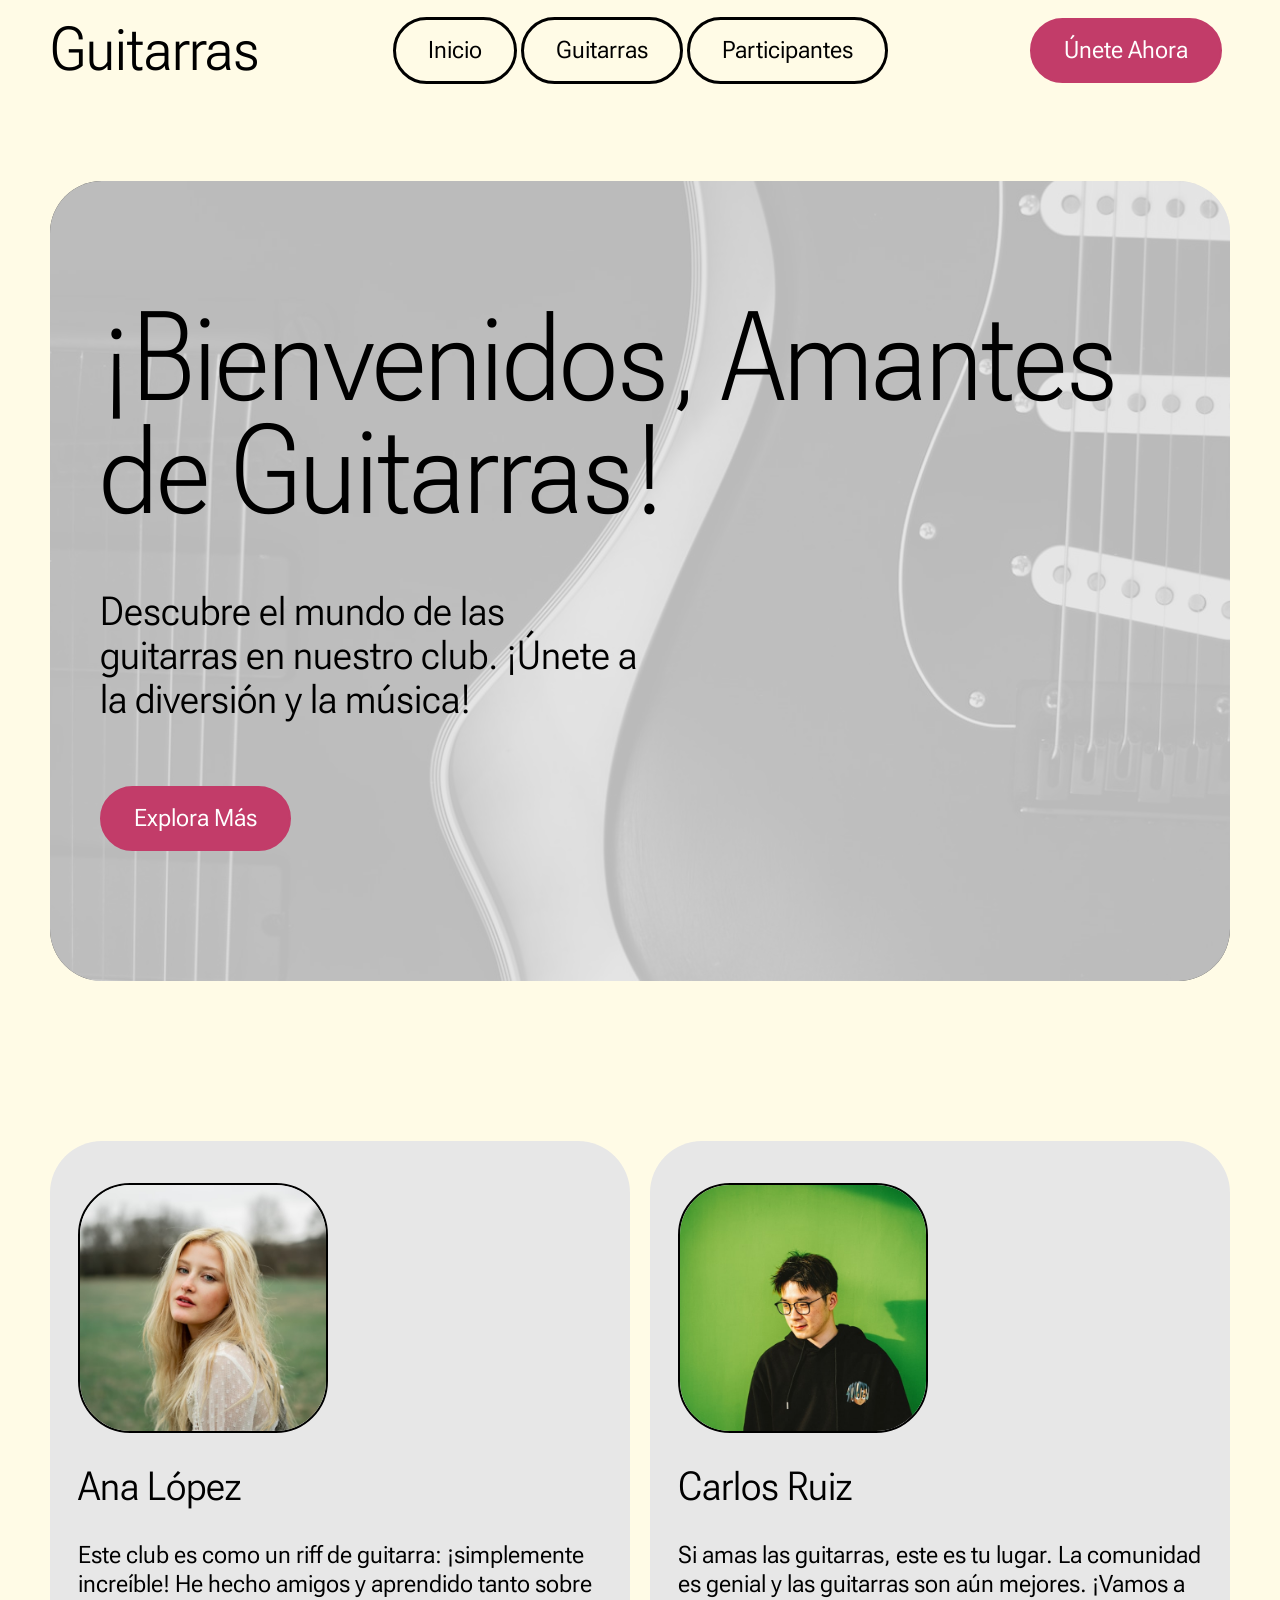
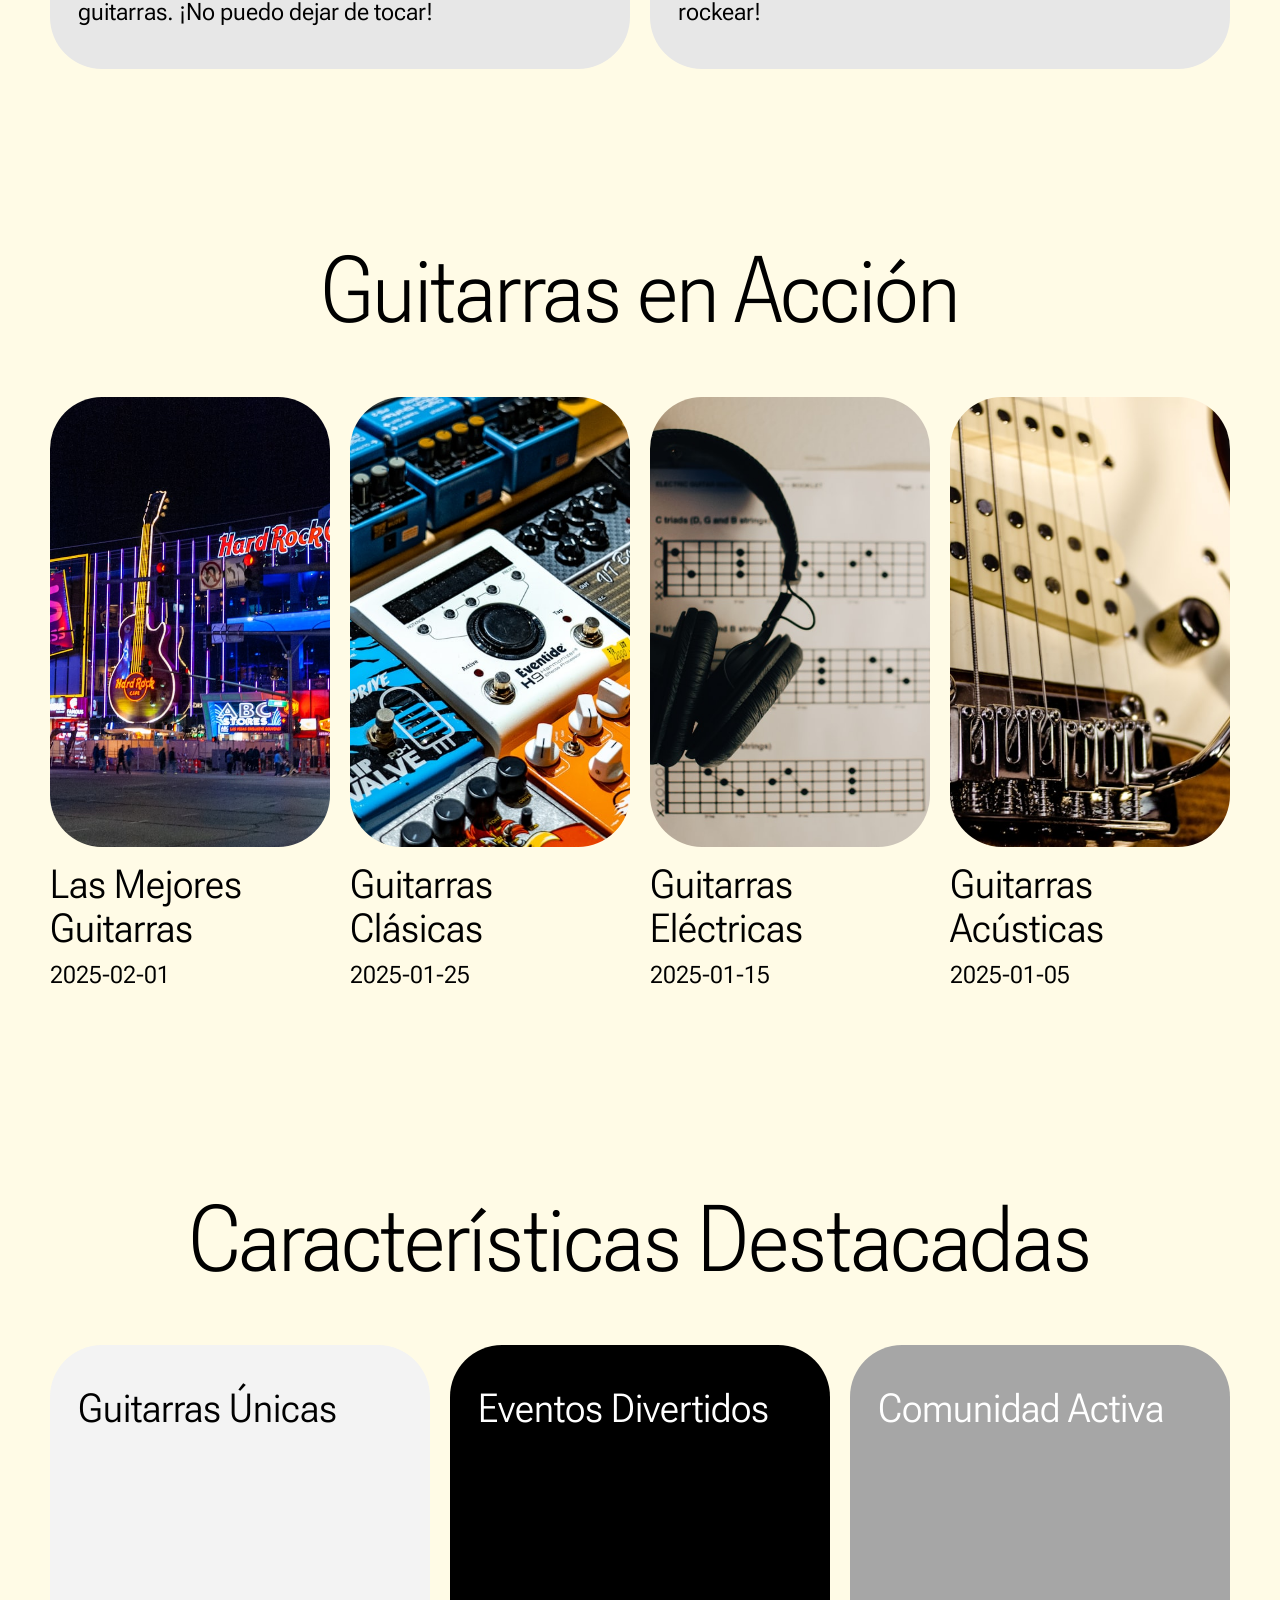
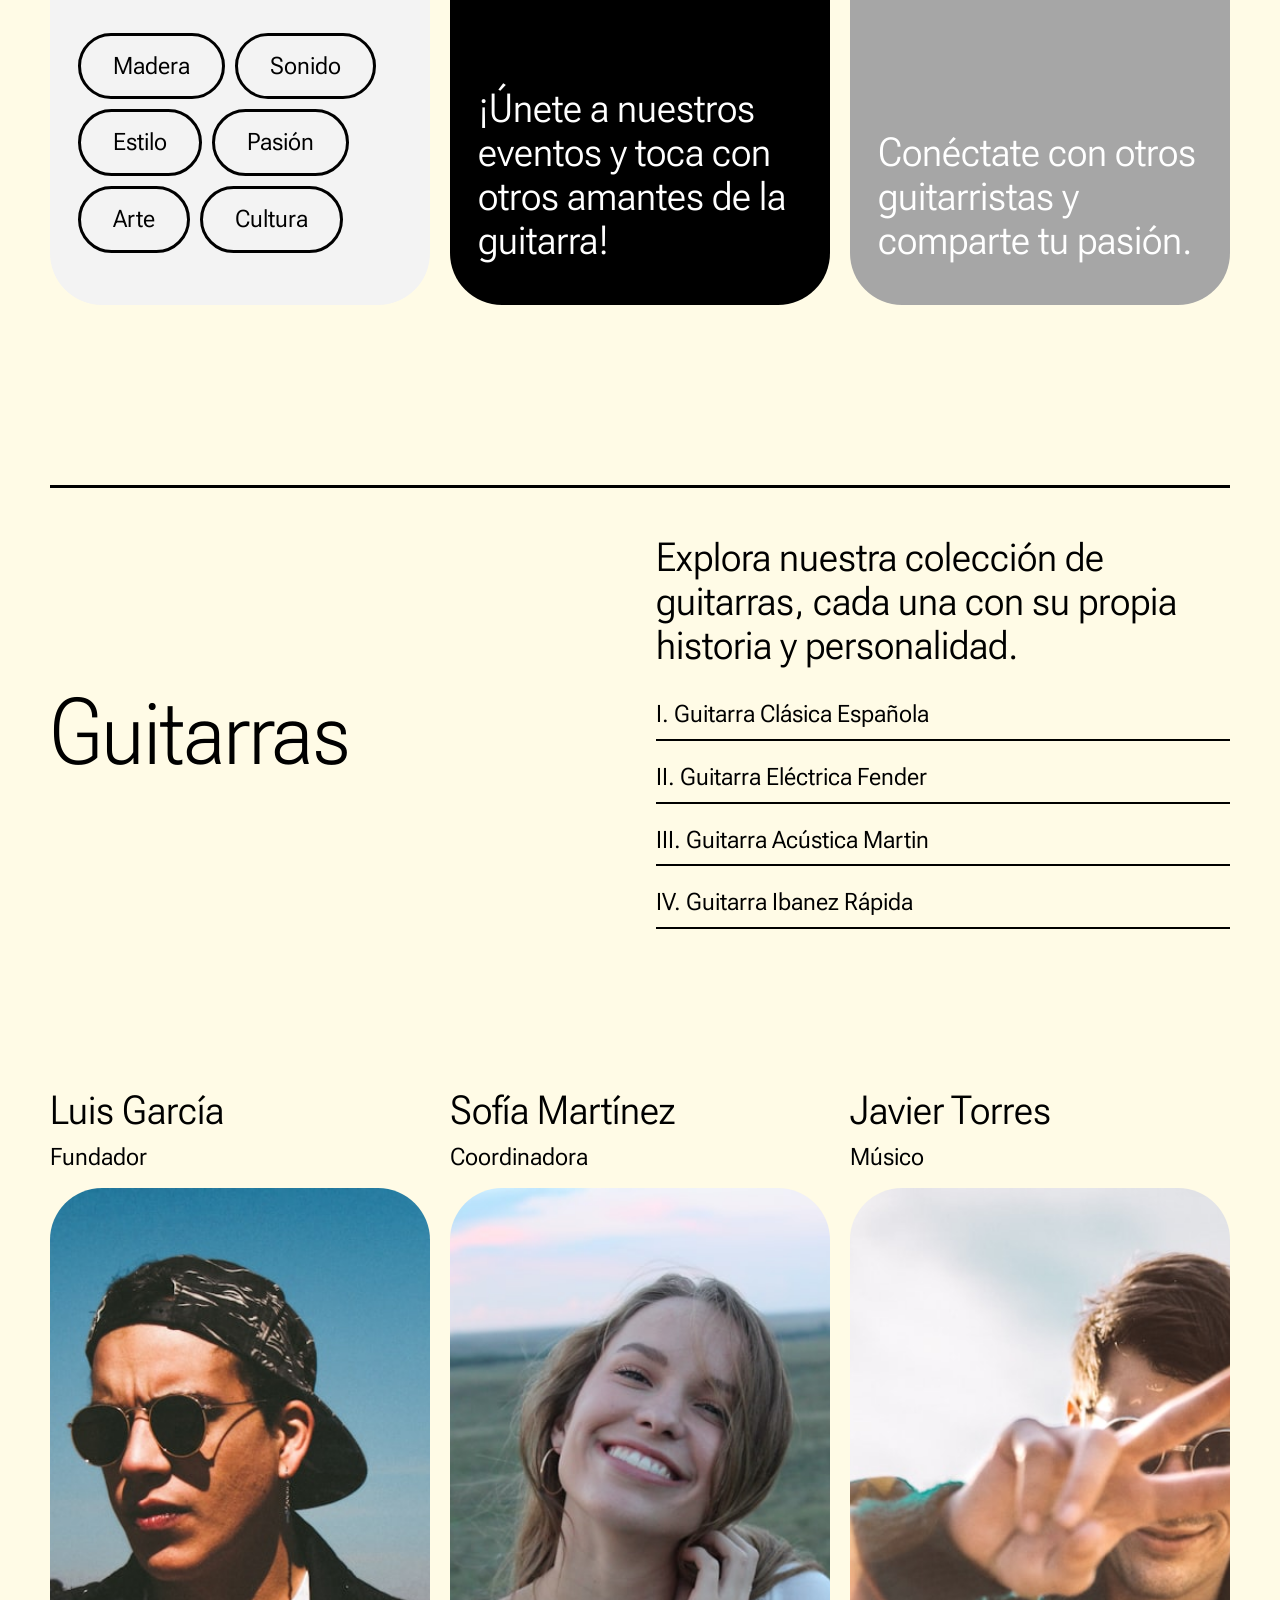
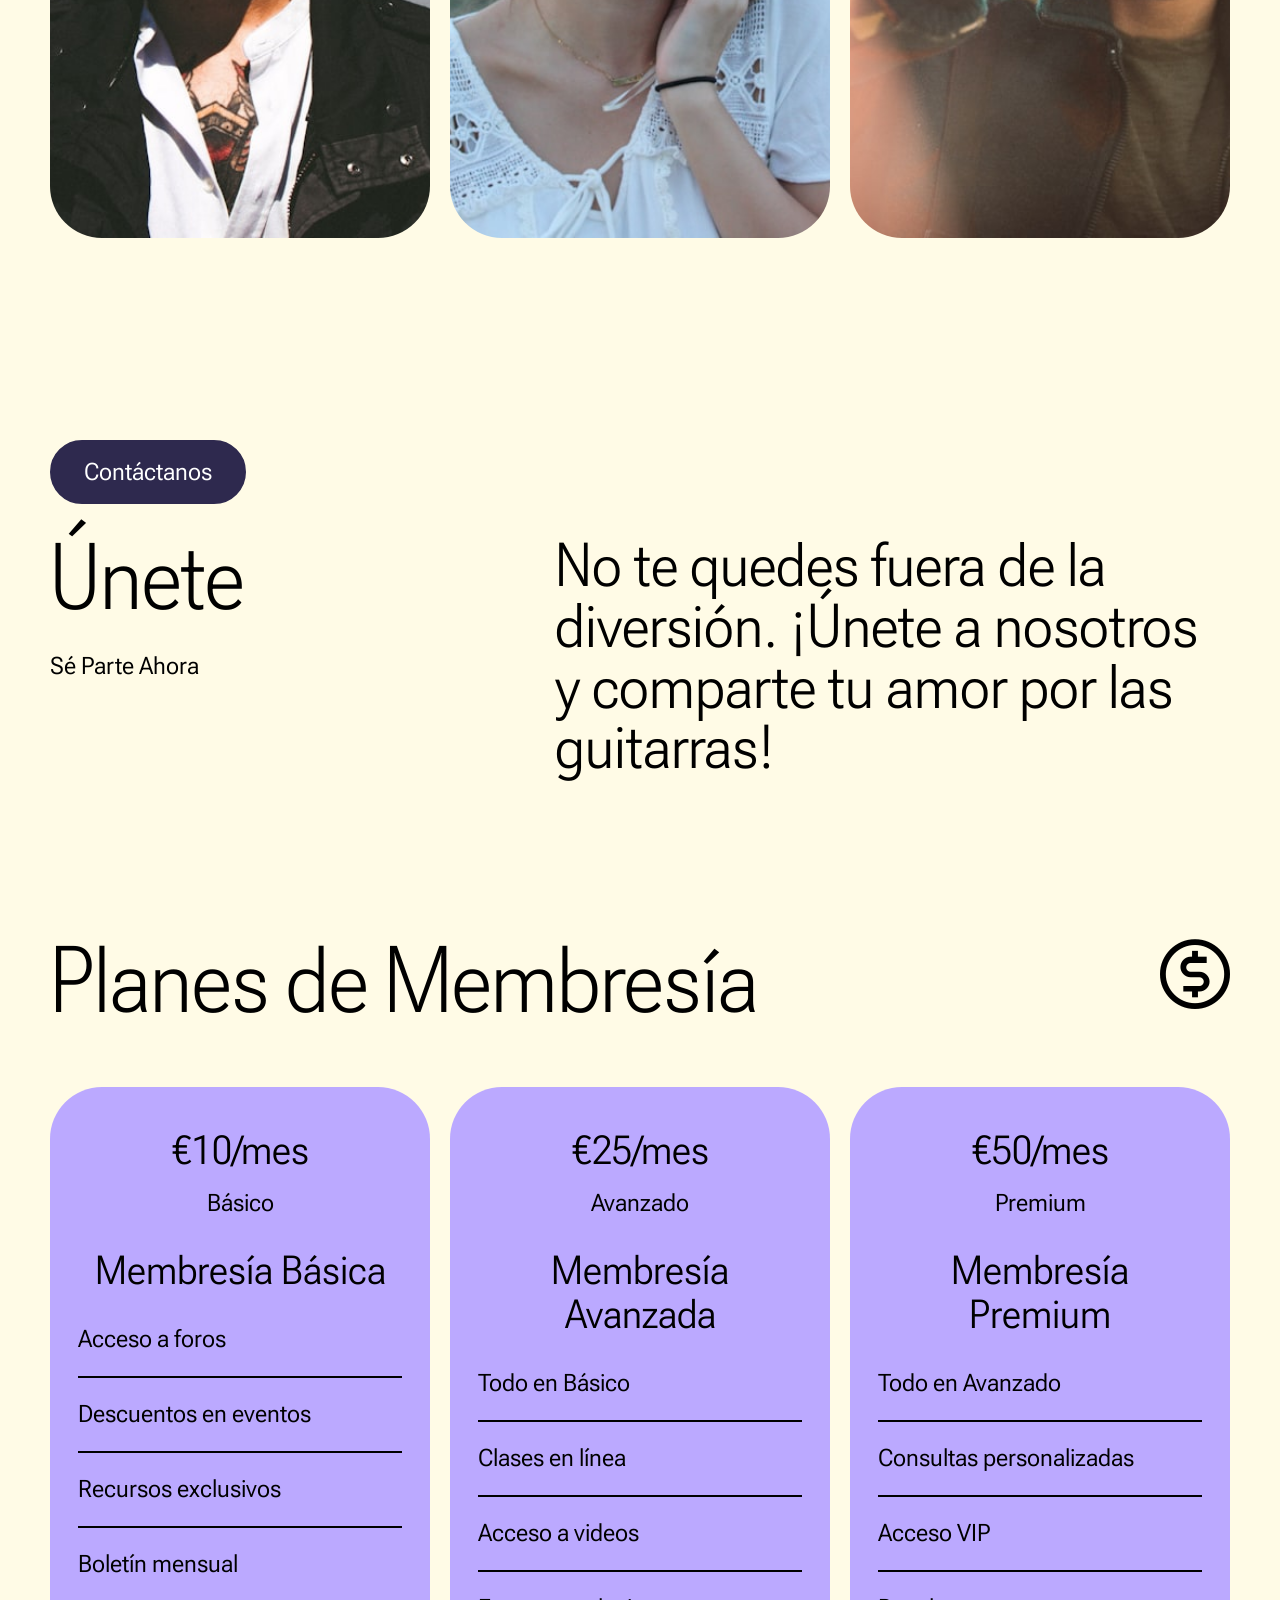
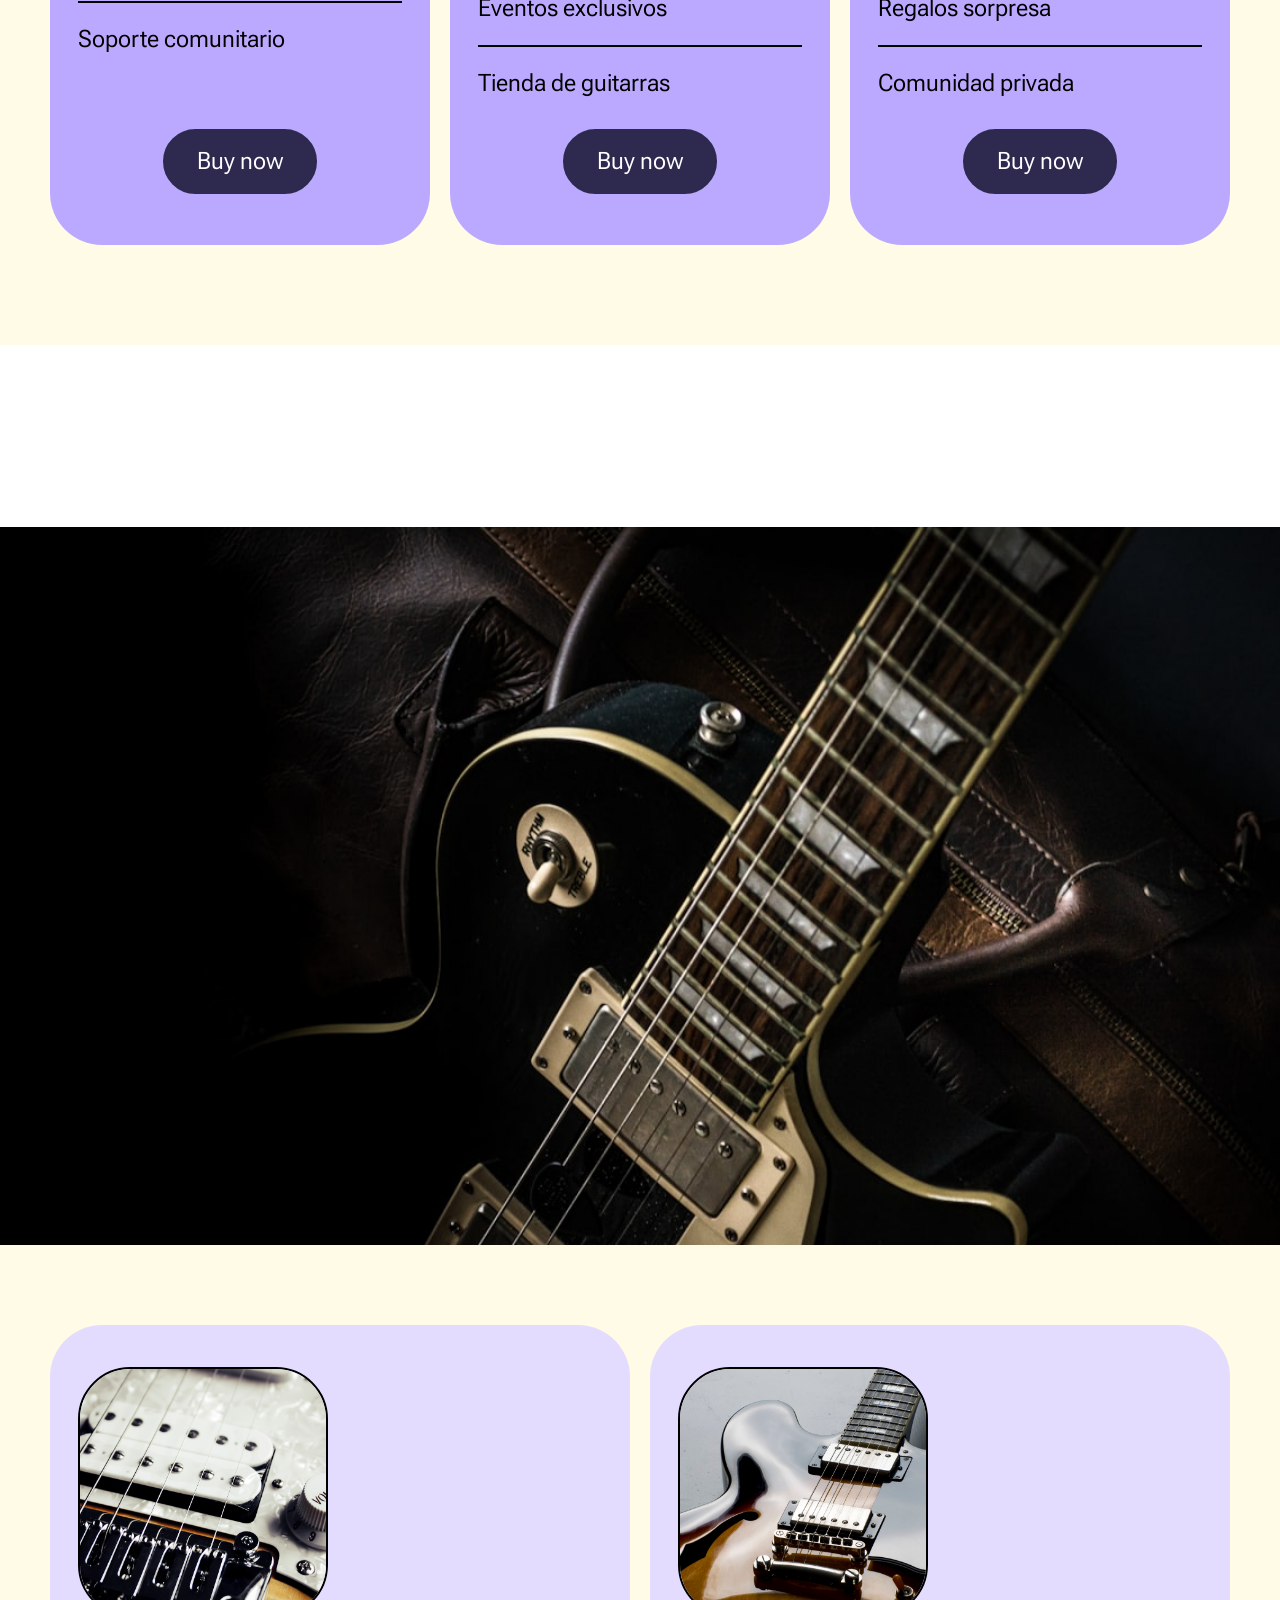
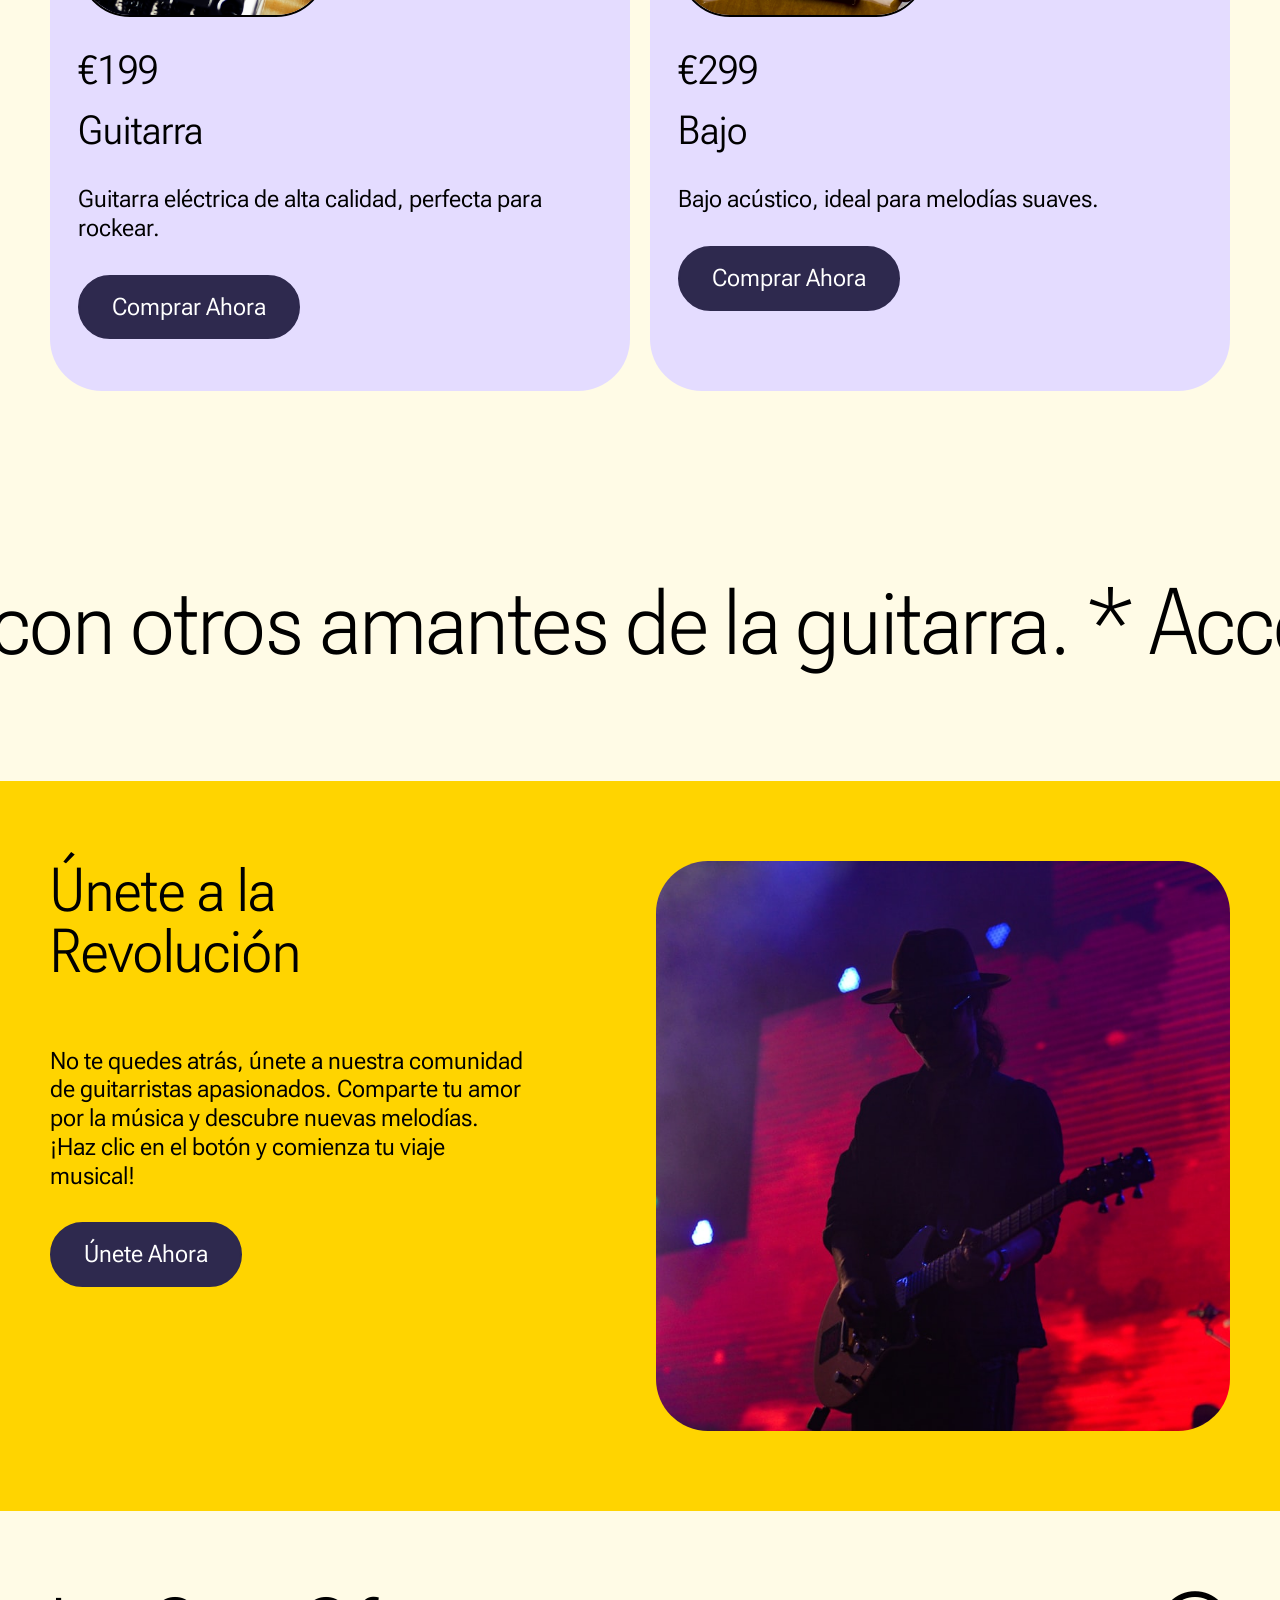
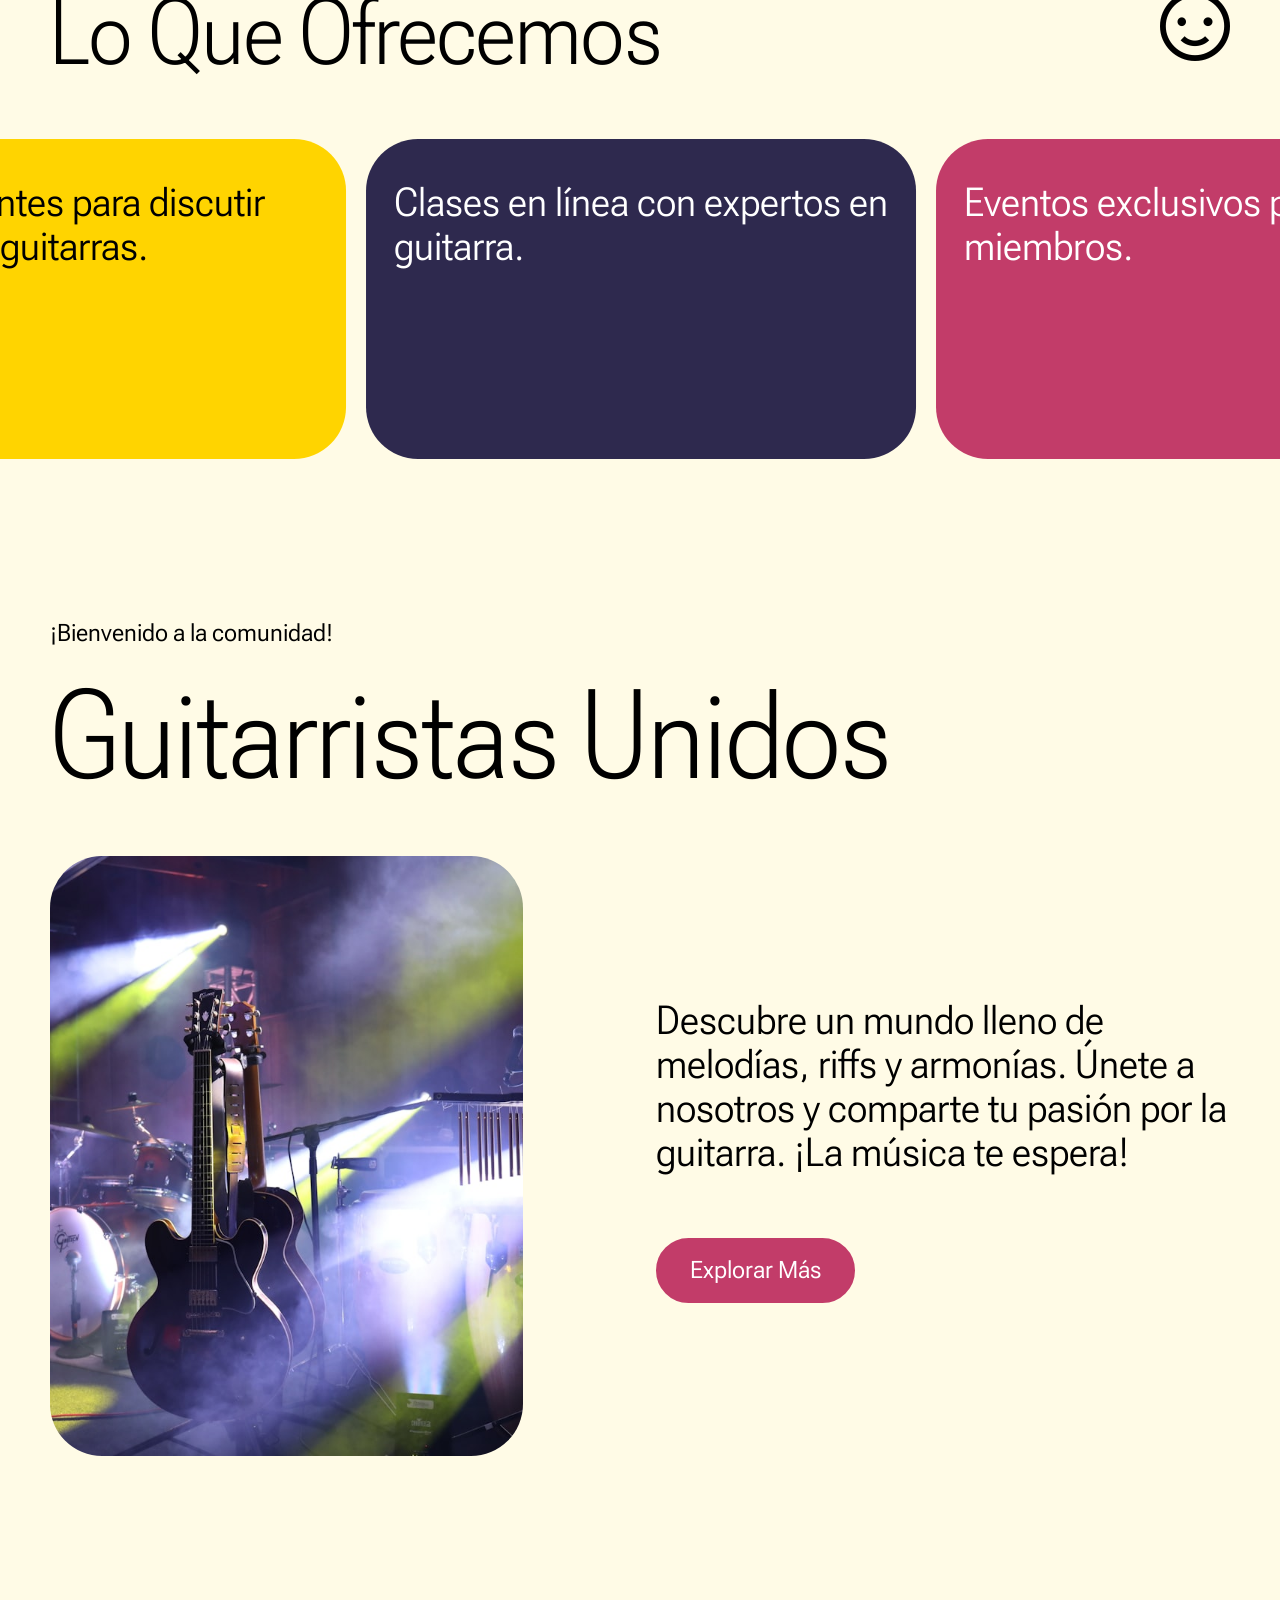
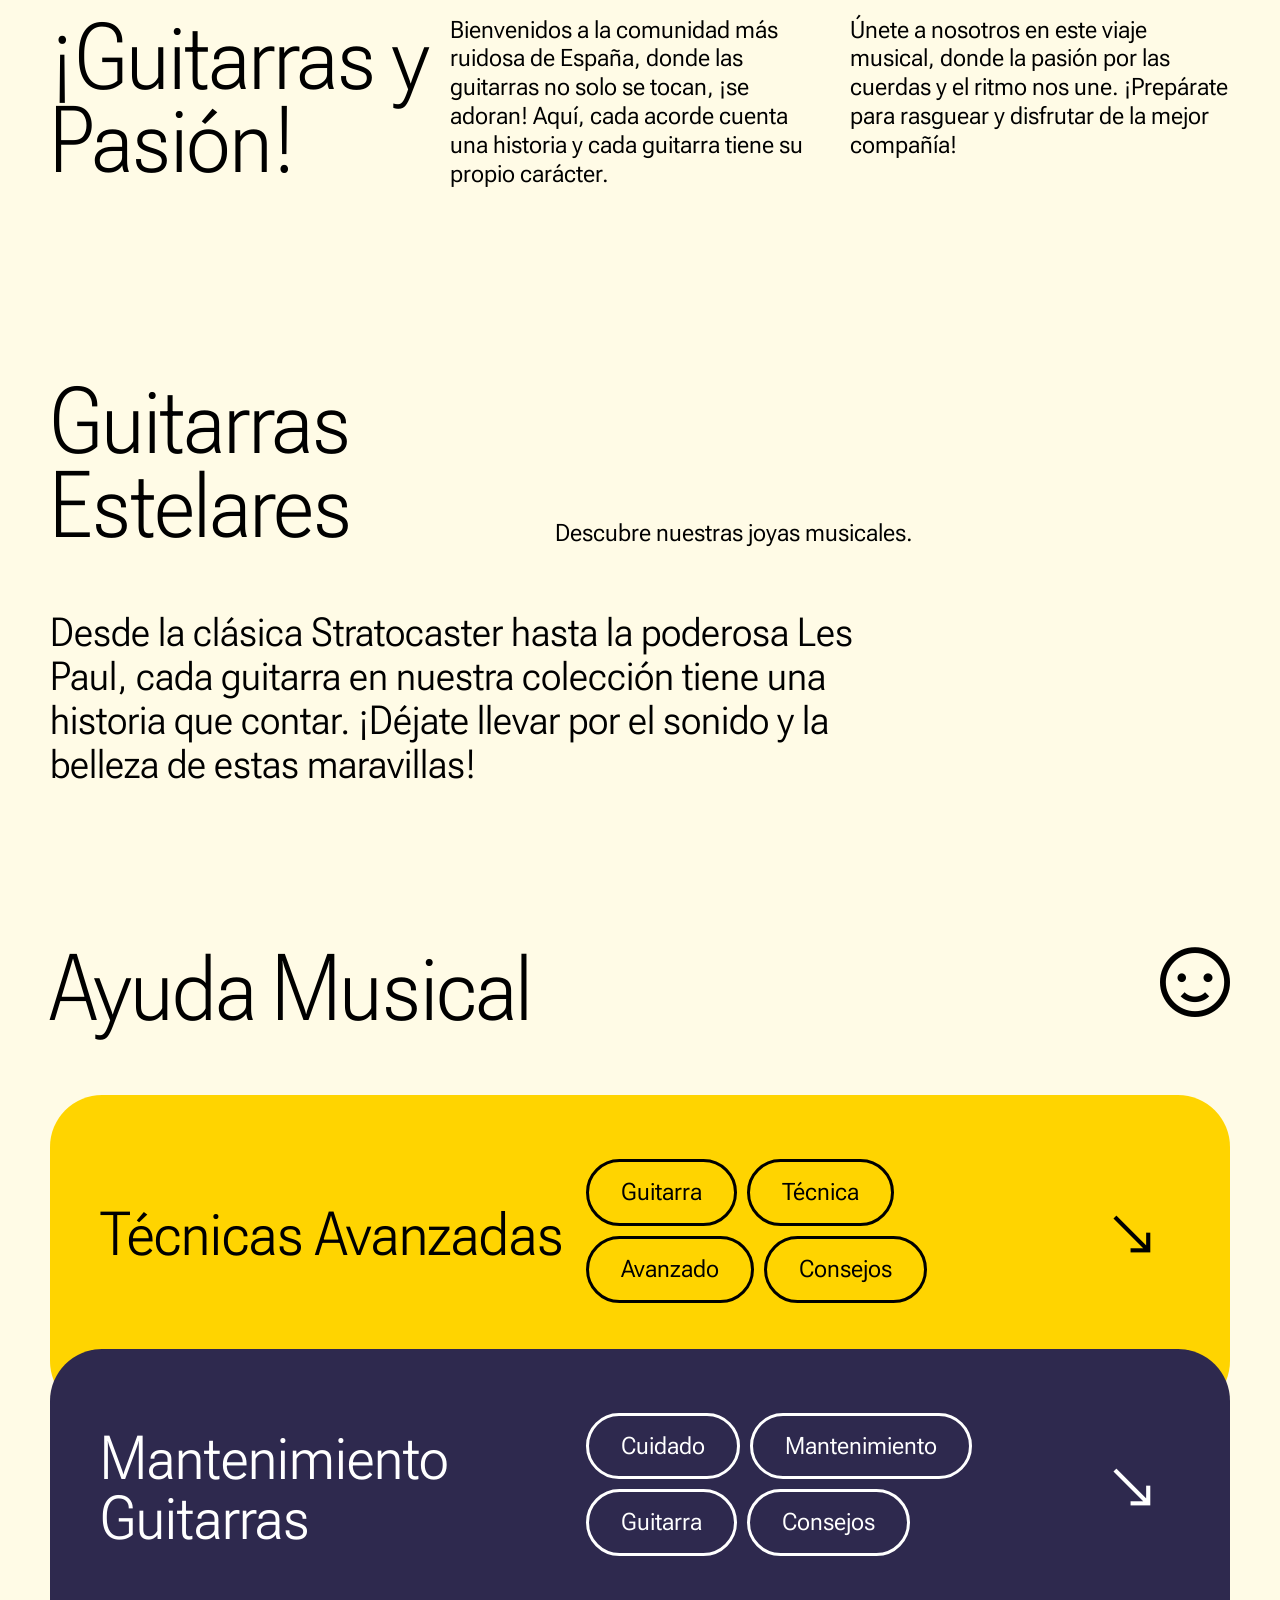
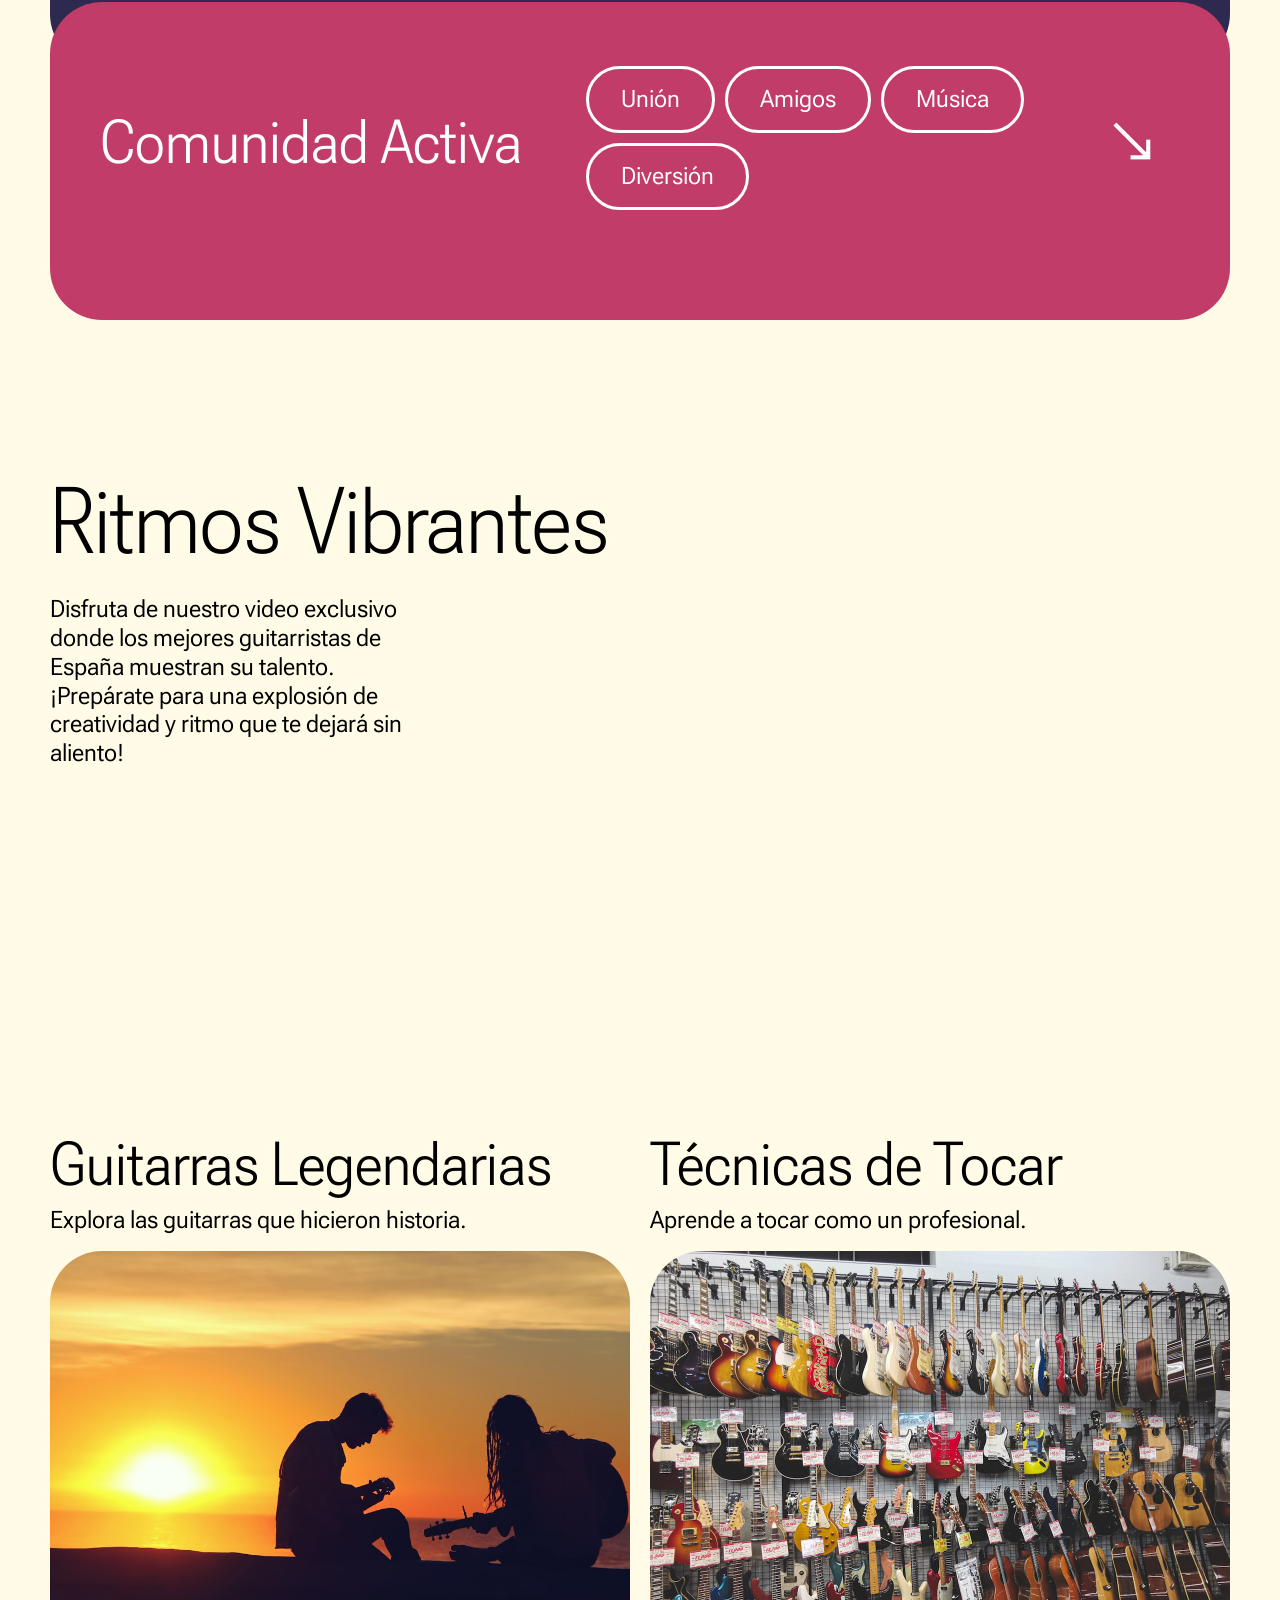
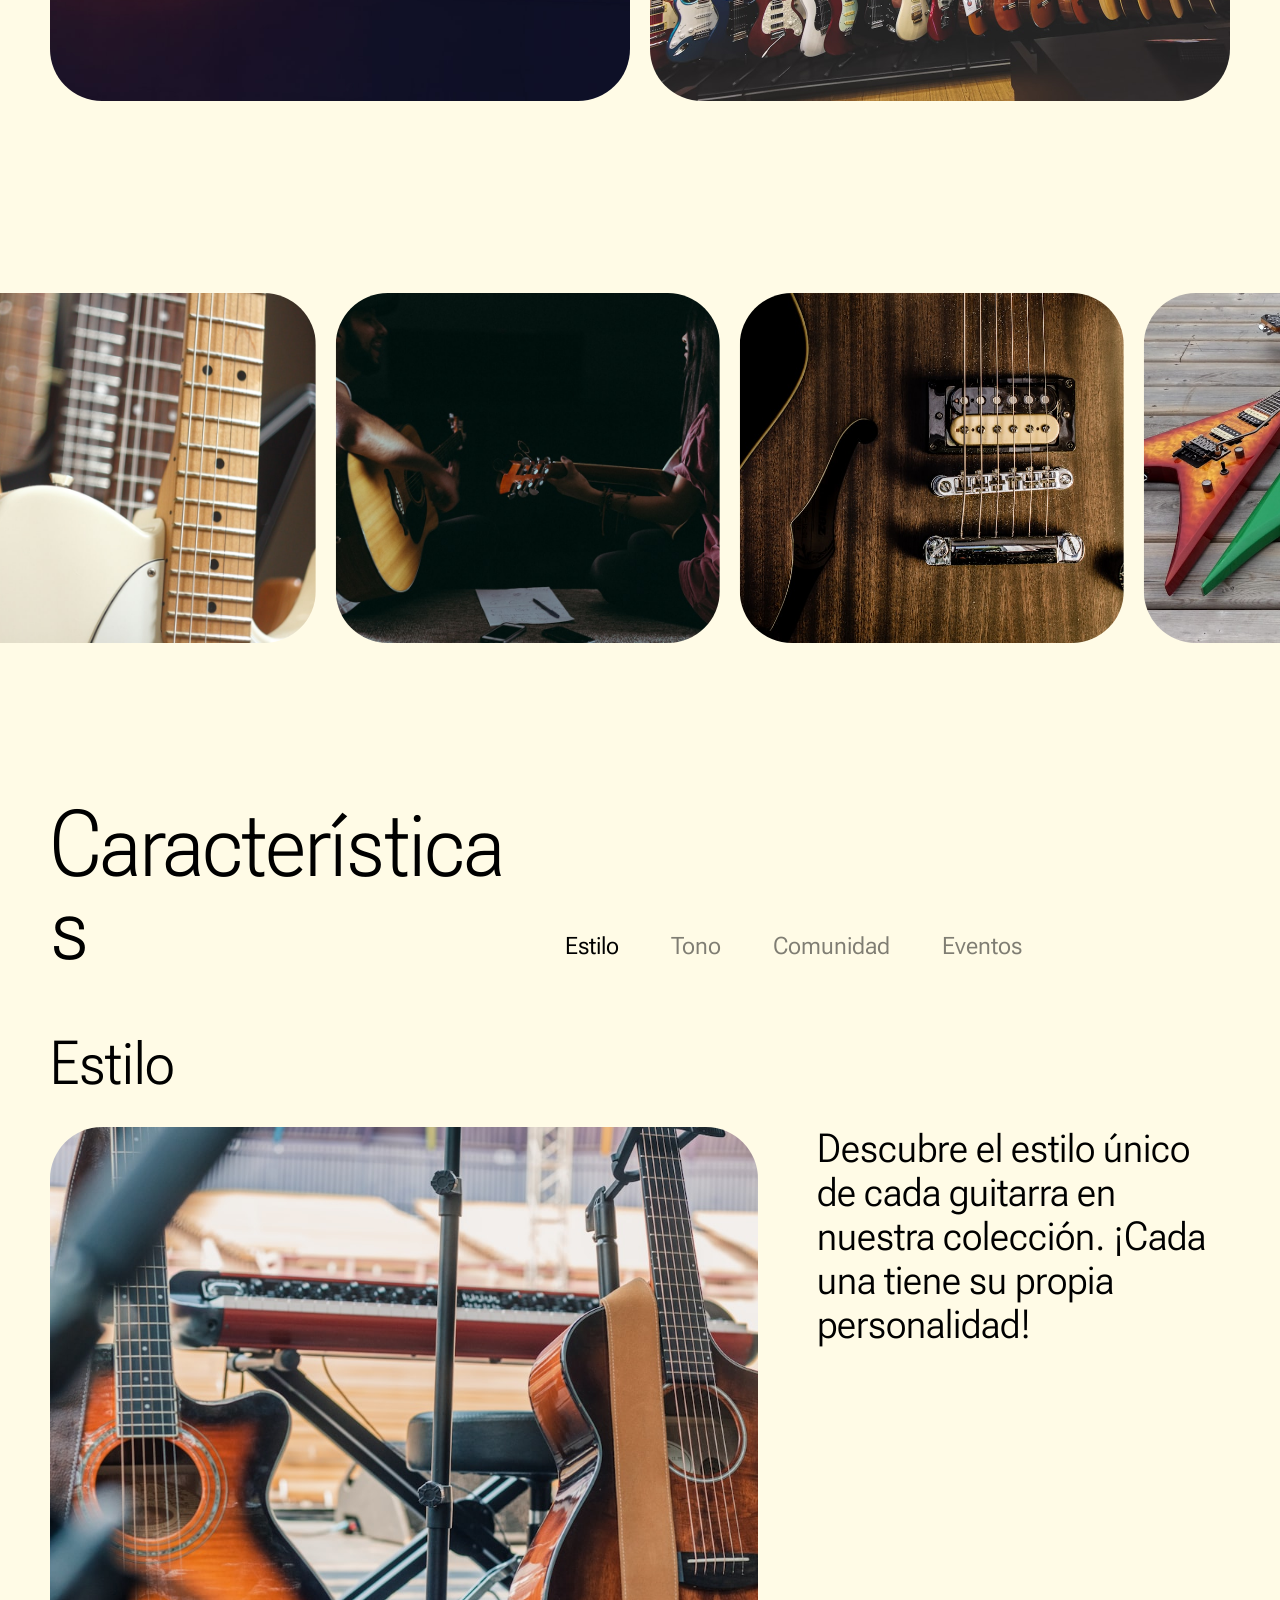
<file: index.html>
<!DOCTYPE html>
<html  >
<head>
  
  <meta charset="UTF-8">
  <meta http-equiv="X-UA-Compatible" content="IE=edge">
  
  <meta name="viewport" content="width=device-width, initial-scale=1, minimum-scale=1">
  <link rel="shortcut icon" href="assets/images/background1.jpg" type="image/x-icon">
  <meta name="description" content="Un club dedicado a la guitarra en España, donde los entusiastas comparten fotos y descripciones de sus instrumentos favoritos.">
  
  
  <title>Club de Guitarra en España: Fotos y Descripciones de Guitarras</title>
  <link rel="stylesheet" href="assets/web/assets/mobirise-icons2/mobirise2.css">
  <link rel="stylesheet" href="assets/bootstrap/css/bootstrap.min.css">
  <link rel="stylesheet" href="assets/bootstrap/css/bootstrap-grid.min.css">
  <link rel="stylesheet" href="assets/bootstrap/css/bootstrap-reboot.min.css">
  <link rel="stylesheet" href="assets/parallax/jarallax.css">
  <link rel="stylesheet" href="assets/dropdown/css/style.css">
  <link rel="stylesheet" href="assets/socicon/css/styles.css">
  <link rel="stylesheet" href="assets/theme/css/style.css">
  <link rel="preload" href="https://fonts.googleapis.com/css2?family=Roboto+Flex:wght@400;700&display=swap&display=swap" as="style" onload="this.onload=null;this.rel='stylesheet'">
  <noscript><link rel="stylesheet" href="https://fonts.googleapis.com/css2?family=Roboto+Flex:wght@400;700&display=swap&display=swap"></noscript>
  <link rel="preload" as="style" href="assets/mobirise/css/mbr-additional.css?v=PBDQqB"><link rel="stylesheet" href="assets/mobirise/css/mbr-additional.css?v=PBDQqB" type="text/css">

  
  
  
</head>
<body>
  
  <section data-bs-version="5.1" class="menu menu01 coolm5 cid-uCa6RvGlp3" once="menu" id="menu-1-uCa6RvGlp3">

    

    <nav class="navbar navbar-dropdown navbar-expand-lg">
        <div class="menu_box container-fluid">
            <div class="navbar-brand d-flex">
                
                <span class="navbar-caption-wrap">
                    <a class="navbar-caption display-5" href="#">Guitarras</a>
                </span>
                <button class="navbar-toggler" type="button" data-toggle="collapse" data-bs-toggle="collapse" data-target="#navbarSupportedContent" data-bs-target="#navbarSupportedContent" aria-controls="navbarNavAltMarkup" aria-expanded="false" aria-label="Toggle navigation">
                    <div class="hamburger">
                        <span></span>
                        <span></span>
                        <span></span>
                        <span></span>
                    </div>
                </button>
            </div>
            <div class="collapse navbar-collapse" id="navbarSupportedContent">
                <ul class="navbar-nav nav-dropdown" data-app-modern-menu="true">
                    <li class="nav-item">
                        <a class="nav-link link display-4" href="#">Inicio</a>
                    </li>
                    <li class="nav-item">
                        <a class="nav-link link display-4" href="#">Guitarras</a>
                    </li>
                    <li class="nav-item">
                        <a class="nav-link link display-4" href="#">Participantes</a>
                    </li>
                </ul>
                <div class="mbr-section-btn-main" role="tablist">
                    <a class="btn btn-secondary display-4" href="#">Únete Ahora</a>
                </div>
                
            </div>
        </div>
    </nav>
</section>

<section data-bs-version="5.1" class="header01 coolm5 cid-uCa6RvIex0" id="hero-1-uCa6RvIex0">
    

    
    

    <div class="container-fluid">
        <div class="row">
            <div class="col-12">
                <div class="content-wrapper">
                    <div class="image-wrap">
                        <img src="assets/images/photo-1550985616-47399fa9e6aa.jpeg" alt="">
                    </div>
                    <h2 class="mbr-section-title mbr-fonts-style display-1">¡Bienvenidos, Amantes de Guitarras!</h2>
                    <div class="text-wrapper">
						<p class="mbr-text mbr-fonts-style display-7">Descubre el mundo de las guitarras en nuestro club. ¡Únete a la diversión y la música!</p>
					</div>
                    <div class="mbr-section-btn">
                        <a class="btn btn-secondary display-4" href="#">Explora Más</a>
                    </div>
                </div>
            </div>
        </div>
    </div>
</section>

<section data-bs-version="5.1" class="features07 coolm5 cid-uCa6RvJtpt" id="testimonials-1-uCa6RvJtpt">
    

    
    

    <div class="container-fluid">
        <div class="row items-wrap">
            <div class="item features-image col-12 col-lg-6">
                <div class="item-wrapper">
                    <div class="item-img">
                        <img src="assets/images/photo-1589571894960-20bbe2828d0a.jpeg" alt="">
                    </div>
                    <div class="item-content">
                        <h4 class="item-title mbr-fonts-style display-7">Ana López</h4>
                        <p class="item-text mbr-fonts-style display-4">Este club es como un riff de guitarra: ¡simplemente increíble! He hecho amigos y aprendido tanto sobre guitarras. ¡No puedo dejar de tocar!</p>
                    </div>
                </div>
            </div>
            <div class="item features-image col-12 col-lg-6">
                <div class="item-wrapper">
                    <div class="item-img">
                        <img src="assets/images/photo-1679746584014-fb31d4eb0a5e.jpeg" alt="">
                    </div>
                    <div class="item-content">
                        <h4 class="item-title mbr-fonts-style display-7">Carlos Ruiz</h4>
                        <p class="item-text mbr-fonts-style display-4">Si amas las guitarras, este es tu lugar. La comunidad es genial y las guitarras son aún mejores. ¡Vamos a rockear!</p>
                    </div>
                </div>
            </div>
        </div>
    </div>
</section>

<section data-bs-version="5.1" class="features04 coolm5 cid-uCa6RvJGJw" id="blog-1-uCa6RvJGJw">
    

    
    

    <div class="container-fluid">
        <div class="row">
            <div class="col-12">
                <div class="title-wrapper">
                    <h2 class="mbr-section-title mbr-fonts-style display-2">Guitarras en Acción</h2>
                </div>
            </div>
        </div>
        <div class="row items-wrap">
            <div class="item features-image col-12 col-lg-3">
                <div class="item-wrapper">
                    <div class="item-img">
                        <img src="assets/images/photo-1600616367651-eac653b827c6.jpeg" alt="">
                    </div>
                    <div class="item-content">
                        <h4 class="item-title mbr-fonts-style display-7">Las Mejores Guitarras</h4>
                        <p class="item-date mbr-fonts-style display-4">2025-02-01</p>
                    </div>
                </div>
            </div>
            <div class="item features-image col-12 col-lg-3">
                <div class="item-wrapper">
                    <div class="item-img">
                        <img src="assets/images/photo-1614413193474-1eed5e2af769.jpeg" alt="">
                    </div>
                    <div class="item-content">
                        <h4 class="item-title mbr-fonts-style display-7">Guitarras Clásicas</h4>
                        <p class="item-date mbr-fonts-style display-4">2025-01-25</p>
                    </div>
                </div>
            </div>
            <div class="item features-image col-12 col-lg-3">
                <div class="item-wrapper">
                    <div class="item-img">
                        <img src="assets/images/photo-1488376739361-ed24c9beb6d0.jpeg" alt="">
                    </div>
                    <div class="item-content">
                        <h4 class="item-title mbr-fonts-style display-7">Guitarras Eléctricas</h4>
                        <p class="item-date mbr-fonts-style display-4">2025-01-15</p>
                    </div>
                </div>
            </div>
            <div class="item features-image col-12 col-lg-3">
                <div class="item-wrapper">
                    <div class="item-img">
                        <img src="assets/images/photo-1508081511498-4e90e071feab.jpeg" alt="">
                    </div>
                    <div class="item-content">
                        <h4 class="item-title mbr-fonts-style display-7">Guitarras Acústicas</h4>
                        <p class="item-date mbr-fonts-style display-4">2025-01-05</p>
                    </div>
                </div>
            </div>
        </div>
    </div>
</section>

<section data-bs-version="5.1" class="features01 coolm5 cid-uCa6RvKkBz" id="features-1-uCa6RvKkBz">
    

    
    

    <div class="container-fluid">
        <div class="row">
            <div class="col-12">
                <div class="title-wrapper">
                    <h2 class="mbr-section-title mbr-fonts-style display-2">Características Destacadas</h2>
                </div>
            </div>
        </div>
        <div class="row items-wrap">
            <div class="item features-without-image col-12 col-lg-4">
                <div class="item-wrapper">
                    <div class="card-box card_1">
                        <h4 class="item-title_1 mbr-fonts-style display-7">Guitarras Únicas</h4>
                        <div class="tags-wrapper">
                            <ul class="list mbr-fonts-style display-4">
                                <li class="item-wrap">Madera</li>
                                <li class="item-wrap">Sonido</li>
                                <li class="item-wrap">Estilo</li>
                                <li class="item-wrap">Pasión</li>
                                <li class="item-wrap">Arte</li>
                                <li class="item-wrap">Cultura</li>
                            </ul>
                        </div>
                    </div>
                </div>
            </div>
            <div class="item features-without-image col-12 col-lg-4">
                <div class="item-wrapper">
                    <div class="card-box card_2">
                        <h4 class="item-title_2 mbr-fonts-style display-7">Eventos Divertidos</h4>
                        <p class="item-text_2 mbr-fonts-style display-7">¡Únete a nuestros eventos y toca con otros amantes de la guitarra!</p>
                    </div>
                </div>
            </div>
            <div class="item features-without-image col-12 col-lg-4">
                <div class="item-wrapper">
                    <div class="card-box card_3">
                        <h4 class="item-title_3 mbr-fonts-style display-7">Comunidad Activa</h4>
                        <p class="item-text_3 mbr-fonts-style display-7">Conéctate con otros guitarristas y comparte tu pasión.</p>
                    </div>
                </div>
            </div>
        </div>
    </div>
</section>

<section data-bs-version="5.1" class="list02 coolm5 cid-uCa6RvLWNJ" id="generic-text-6-uCa6RvLWNJ">
    

    
    

    <div class="container-fluid">
        <div class="row">
            <div class="col-12">
                <div class="border-wrap"></div>
            </div>
            <div class="col-12 col-lg-6 card">
                <div class="number-wrapper">
                    <p class="mbr-number mbr-fonts-style display-2">Guitarras</p>
                </div>
            </div>
            <div class="col-12 col-lg-6 card">
                <div class="list-wrapper">
                    <h3 class="mbr-section-title mbr-fonts-style display-7">Explora nuestra colección de guitarras, cada una con su propia historia y personalidad.</h3>
                    <ul class="list mbr-fonts-style display-4">
                        <li class="item-wrap">Guitarra Clásica Española</li>
                        <li class="item-wrap">Guitarra Eléctrica Fender</li>
                        <li class="item-wrap">Guitarra Acústica Martin</li>
                        <li class="item-wrap">Guitarra Ibanez Rápida</li>
                    </ul>
                </div>
            </div>
        </div>
    </div>
</section>

<section data-bs-version="5.1" class="features02 coolm5 cid-uCa6RvMOxT" id="team-1-uCa6RvMOxT">
    

    
    

    <div class="container-fluid">
        <div class="row items-wrap">
            <div class="item features-image col-12 col-lg-4">
                <div class="item-wrapper">
                    <div class="item-content">
                        <div class="name-wrapper">
                            <div class="name-wrap">
                                <h4 class="item-name mbr-fonts-style display-7">Luis García</h4>
                                <div class="icon-wrapper">
                                    <span class="mobi-mbri mobi-mbri-right mbr-iconfont"></span>
                                </div>
                            </div>
                        </div>
                        <p class="item-role mbr-fonts-style display-4">Fundador</p>
                    </div>
                    <div class="item-img">
                        <img src="assets/images/photo-1626899798511-c3eaacb02846.jpeg" alt="">
                    </div>
                </div>
            </div>
            <div class="item features-image col-12 col-lg-4">
                <div class="item-wrapper">
                    <div class="item-content">
                        <div class="name-wrapper">
                            <div class="name-wrap">
                                <h4 class="item-name mbr-fonts-style display-7">Sofía Martínez</h4>
                                <div class="icon-wrapper">
                                    <span class="mobi-mbri mobi-mbri-right mbr-iconfont"></span>
                                </div>
                            </div>
                        </div>
                        <p class="item-role mbr-fonts-style display-4">Coordinadora</p>
                    </div>
                    <div class="item-img">
                        <img src="assets/images/photo-1545803928-04e3f4cdd4ed.jpeg" alt="">
                    </div>
                </div>
            </div>
            <div class="item features-image col-12 col-lg-4">
                <div class="item-wrapper">
                    <div class="item-content">
                        <div class="name-wrapper">
                            <div class="name-wrap">
                                <h4 class="item-name mbr-fonts-style display-7">Javier Torres</h4>
                                <div class="icon-wrapper">
                                    <span class="mobi-mbri mobi-mbri-right mbr-iconfont"></span>
                                </div>
                            </div>
                        </div>
                        <p class="item-role mbr-fonts-style display-4">Músico</p>
                    </div>
                    <div class="item-img">
                        <img src="assets/images/photo-1497485692312-a26e1cc30f1d.jpeg" alt="">
                    </div>
                </div>
            </div>
        </div>
    </div>
</section>

<section data-bs-version="5.1" class="article03 coolm5 cid-uCa6RvM5qm" id="generic-text-4-uCa6RvM5qm">
    

    
    

    <div class="container-fluid">
        <div class="row">
            <div class="col-12">
                <div class="mbr-section-btn">
                    <a class="btn btn-primary display-4" href="#">Contáctanos</a>
                </div>
            </div>
            <div class="col-12 col-lg-5">
                <div class="title-wrapper">
                    <h2 class="mbr-section-title mbr-fonts-style display-2">Únete</h2>
                    <p class="mbr-desc mbr-fonts-style display-4">Sé Parte Ahora</p>
                </div>
            </div>
            <div class="col-12 col-lg-7">
                <div class="text-wrapper">
                    <p class="mbr-text mbr-fonts-style display-5">No te quedes fuera de la diversión. ¡Únete a nosotros y comparte tu amor por las guitarras!</p>
                </div>
            </div>
        </div>
    </div>
</section>

<section data-bs-version="5.1" class="pricing01 coolm5 cid-uCa6RvNbEb" id="pricing-cards-1-uCa6RvNbEb">
    

    
    

    <div class="container-fluid">
        <div class="row">
            <div class="col-12 col-lg-8">
                <div class="title-wrapper">
                    <h2 class="mbr-section-title mbr-fonts-style display-2">Planes de Membresía</h2>
                </div>
            </div>
            <div class="col-12 col-lg-4">
                <div class="icon-wrap">
                    <span class="mbr-iconfont mobi-mbri-cash mobi-mbri"></span>
                </div>
            </div>
        </div>
        <div class="row items-wrap">
            <div class="item features-without-image col-12 col-lg-4">
                <div class="item-wrapper">
                    <div class="card-box">
                        <p class="item-price mbr-fonts-style display-7">€10/mes</p>
                        <p class="item-desc mbr-fonts-style display-4">Básico</p>
                        <h4 class="item-title mbr-fonts-style display-7">Membresía Básica</h4>
                        <ul class="list mbr-fonts-style display-4">
                            <li class="item-wrap">Acceso a foros</li>
                            <li class="item-wrap">Descuentos en eventos</li>
                            <li class="item-wrap">Recursos exclusivos</li>
                            <li class="item-wrap">Boletín mensual</li>
                            <li class="item-wrap">Soporte comunitario</li>
                        </ul>
                    </div>
                    <div class="mbr-section-btn">
                        <a class="btn btn-primary display-4" href="#">
                            Buy now
                        </a>
                    </div>
                </div>
            </div>
            <div class="item features-without-image col-12 col-lg-4">
                <div class="item-wrapper">
                    <div class="card-box">
                        <p class="item-price mbr-fonts-style display-7">€25/mes</p>
                        <p class="item-desc mbr-fonts-style display-4">Avanzado</p>
                        <h4 class="item-title mbr-fonts-style display-7">Membresía Avanzada</h4>
                        <ul class="list mbr-fonts-style display-4">
                            <li class="item-wrap">Todo en Básico</li>
                            <li class="item-wrap">Clases en línea</li>
                            <li class="item-wrap">Acceso a videos</li>
                            <li class="item-wrap">Eventos exclusivos</li>
                            <li class="item-wrap">Tienda de guitarras</li>
                        </ul>
                    </div>
                    <div class="mbr-section-btn">
                        <a class="btn btn-primary display-4" href="#">
                            Buy now
                        </a>
                    </div>
                </div>
            </div>
            <div class="item features-without-image col-12 col-lg-4">
                <div class="item-wrapper">
                    <div class="card-box">
                        <p class="item-price mbr-fonts-style display-7">€50/mes</p>
                        <p class="item-desc mbr-fonts-style display-4">Premium</p>
                        <h4 class="item-title mbr-fonts-style display-7">Membresía Premium</h4>
                        <ul class="list mbr-fonts-style display-4">
                            <li class="item-wrap">Todo en Avanzado</li>
                            <li class="item-wrap">Consultas personalizadas</li>
                            <li class="item-wrap">Acceso VIP</li>
                            <li class="item-wrap">Regalos sorpresa</li>
                            <li class="item-wrap">Comunidad privada</li>
                        </ul>
                    </div>
                    <div class="mbr-section-btn">
                        <a class="btn btn-primary display-4" href="#">
                            Buy now
                        </a>
                    </div>
                </div>
            </div>
        </div>
    </div>
</section>

<section data-bs-version="5.1" class="image01 coolm5 cid-uCa6RvOq79 mbr-fullscreen mbr-parallax-background" id="image-1-uCa6RvOq79">
    

    
    

    <div class="container-fluid">
        <div class="row">
            <div class="col-12">
                <div class="image-wrapper"></div>
            </div>
        </div>
    </div>
</section>

<section data-bs-version="5.1" class="pricing02 coolm5 cid-uCa6RvOM7c" id="product-list-2-uCa6RvOM7c">
    

    
    

    <div class="container-fluid">
        <div class="row items-wrap">
            <div class="item features-image col-12 col-lg-6">
                <div class="item-wrapper">
                    <div class="item-img">
                        <img src="assets/images/photo-1543079516-9e32af4a33e1.jpeg" alt="">
                    </div>
                    <div class="item-content">
                        <p class="item-price mbr-fonts-style display-7">€199</p>
                        <h4 class="item-title mbr-fonts-style display-7">Guitarra</h4>
                        <p class="item-text mbr-fonts-style display-4">Guitarra eléctrica de alta calidad, perfecta para rockear.</p>
                        <div class="mbr-section-btn">
                            <a class="btn btn-primary display-4" href="#">Comprar Ahora</a>
                        </div>
                    </div>
                </div>
            </div>
            <div class="item features-image col-12 col-lg-6">
                <div class="item-wrapper">
                    <div class="item-img">
                        <img src="assets/images/photo-1601956349582-ba50bedaa8ea.jpeg" alt="">
                    </div>
                    <div class="item-content">
                        <p class="item-price mbr-fonts-style display-7">€299</p>
                        <h4 class="item-title mbr-fonts-style display-7">Bajo</h4>
                        <p class="item-text mbr-fonts-style display-4">Bajo acústico, ideal para melodías suaves.</p>
                        <div class="mbr-section-btn">
                            <a class="btn btn-primary display-4" href="#">Comprar Ahora</a>
                        </div>
                    </div>
                </div>
            </div>
        </div>
    </div>
</section>

<section data-bs-version="5.1" class="features09 cid-uCa6RvPdfZ" id="features-8-uCa6RvPdfZ">
    

    
    <div class="container-fluid">
        <div class="loop-container">
            <div class="item display-2" data-linewords="Conéctate con otros amantes de la guitarra. * Accede a recursos exclusivos y descuentos. * " data-direction="-1" data-speed="0.05"></div>
            <div class="item display-2" data-linewords="Conéctate con otros amantes de la guitarra. * Accede a recursos exclusivos y descuentos. * " data-direction="-1" data-speed="0.05"></div>
        </div>
    </div>
</section>

<section data-bs-version="5.1" class="article04 coolm5 cid-uCa6RvQ2eg" id="generic-text-5-uCa6RvQ2eg">
    

    
    

    <div class="container-fluid">
        <div class="row items-wrap">
            <div class="col-12 col-lg-5 card">
                <div class="content-wrapper">
                    <h2 class="mbr-section-title mbr-fonts-style display-5">Únete a la Revolución</h2>
                    <p class="mbr-text mbr-fonts-style display-4">No te quedes atrás, únete a nuestra comunidad de guitarristas apasionados. Comparte tu amor por la música y descubre nuevas melodías. ¡Haz clic en el botón y comienza tu viaje musical!</p>
                    <div class="mbr-section-btn">
                        <a class="btn btn-primary display-4" href="#">Únete Ahora</a>
                    </div>
                </div>
            </div>
            <div class="col-12 col-lg-6 card">
                <div class="image-wrapper">
                    <img src="assets/images/photo-1576659743073-c97526882c18.jpeg" alt="">
                </div>
            </div>
        </div>
    </div>
</section>

<section data-bs-version="5.1" class="slider01 mbr-embla coolm5 cid-uCa6RvRkA7" id="features-7-uCa6RvRkA7">
    
    

    <div class="content-wrap container-fluid">
        <div class="row">
            <div class="col-12 col-lg-8">
                <div class="title-wrapper">
                    <h2 class="mbr-section-title mbr-fonts-style display-2">Lo Que Ofrecemos</h2>
                </div>
            </div>
            <div class="col-12 col-lg-4">
                <div class="icon-wrap">
                    <span class="mbr-iconfont mobi-mbri-smile-face mobi-mbri"></span>
                </div>
            </div>
            <div class="col-12">
                <div class="embla" data-skip-snaps="true" data-align="center" data-contain-scroll="trimSnaps" data-loop="true" data-auto-play="true" data-auto-play-interval="3" data-draggable="true">
                    <div class="embla__viewport">
                        <div class="embla__container">
                            <div class="embla__slide slider-image item features-without-image" style="margin-left: 10px; margin-right: 10px;">
                                <div class="slide-content">
                                    <div class="item-wrapper card_1">
                                        <p class="item-text_1 mbr-fonts-style display-7">Foros vibrantes para discutir todo sobre guitarras.</p>
                                    </div>
                                </div>
                            </div>
                            <div class="embla__slide slider-image item features-without-image" style="margin-left: 10px; margin-right: 10px;">
                                <div class="slide-content">
                                    <div class="item-wrapper card_2">
                                        <p class="item-text_2 mbr-fonts-style display-7">Clases en línea con expertos en guitarra.</p>
                                    </div>
                                </div>
                            </div>
                            <div class="embla__slide slider-image item features-without-image" style="margin-left: 10px; margin-right: 10px;">
                                <div class="slide-content">
                                    <div class="item-wrapper card_3">
                                        <p class="item-text_3 mbr-fonts-style display-7">Eventos exclusivos para miembros.</p>
                                    </div>
                                </div>
                            </div>
                            <div class="embla__slide slider-image item features-without-image" style="margin-left: 10px; margin-right: 10px;">
                                <div class="slide-content">
                                    <div class="item-wrapper card_1">
                                        <p class="item-text_1 mbr-fonts-style display-7">Descuentos en guitarras y accesorios.</p>
                                    </div>
                                </div>
                            </div>
                            <div class="embla__slide slider-image item features-without-image" style="margin-left: 10px; margin-right: 10px;">
                                <div class="slide-content">
                                    <div class="item-wrapper card_2">
                                        <p class="item-text_2 mbr-fonts-style display-7">Acceso a una comunidad apasionada.</p>
                                    </div>
                                </div>
                            </div>
                            <div class="embla__slide slider-image item features-without-image" style="margin-left: 10px; margin-right: 10px;">
                                <div class="slide-content">
                                    <div class="item-wrapper card_3">
                                        <p class="item-text_3 mbr-fonts-style display-7">Recursos para mejorar tus habilidades.</p>
                                    </div>
                                </div>
                            </div>
                        </div>
                    </div>
                    <button class="embla__button embla__button--prev">
                        <span class="mobi-mbri mobi-mbri-left mbr-iconfont" aria-hidden="true"></span>
                        <span class="sr-only visually-hidden visually-hidden visually-hidden">Previous</span>
                    </button>
                    <button class="embla__button embla__button--next">
                        <span class="mobi-mbri mobi-mbri-right mbr-iconfont" aria-hidden="true"></span>
                        <span class="sr-only visually-hidden visually-hidden visually-hidden">Next</span>
                    </button>
                </div>
            </div>
        </div>
    </div>
</section>

<section data-bs-version="5.1" class="header02 coolm5 cid-uCa6RvSG5S" id="hero-2-uCa6RvSG5S">
    

    
    

    <div class="container-fluid">
        <div class="row items-wrap">
            <div class="col-12">
                <div class="title-wrapper">
                    <p class="mbr-desc mbr-fonts-style display-4">¡Bienvenido a la comunidad!</p>
                    <h2 class="mbr-section-title mbr-fonts-style display-1">Guitarristas Unidos</h2>
                </div>
            </div>
            <div class="col-12 col-lg-5 card">
                <div class="image-wrapper">
                    <img src="assets/images/photo-1575426748879-fa57e303347b.jpeg" alt="">
                </div>
            </div>
            <div class="col-12 col-lg-6 card">
                <div class="content-wrapper">
                    <p class="mbr-text mbr-fonts-style display-7">Descubre un mundo lleno de melodías, riffs y armonías. Únete a nosotros y comparte tu pasión por la guitarra. ¡La música te espera!</p>
                    <div class="mbr-section-btn">
                        <a class="btn btn-secondary display-4" href="#">Explorar Más</a>
                    </div>
                </div>
            </div>
        </div>
    </div>
</section>

<section data-bs-version="5.1" class="features08 coolm5 cid-uCa6RvS5F4" id="generic-text-1-uCa6RvS5F4">
    

    
    

    <div class="container-fluid">
        <div class="row items-wrap">
            <div class="col-12 col-lg-4 item">
                <div class="title-wrapper">
                    <h2 class="mbr-section-title mbr-fonts-style display-2">¡Guitarras y Pasión!</h2>
                </div>
            </div>
            <div class="item features-without-image col-12 col-lg-4">
                <div class="item-wrapper">
                    <div class="card-box">
                        
                        <p class="item-text mbr-fonts-style display-4">Bienvenidos a la comunidad más ruidosa de España, donde las guitarras no solo se tocan, ¡se adoran! Aquí, cada acorde cuenta una historia y cada guitarra tiene su propio carácter.</p>
                    </div>
                </div>
            </div>
            <div class="item features-without-image col-12 col-lg-4">
                <div class="item-wrapper">
                    <div class="card-box">
                        
                        <p class="item-text mbr-fonts-style display-4">Únete a nosotros en este viaje musical, donde la pasión por las cuerdas y el ritmo nos une. ¡Prepárate para rasguear y disfrutar de la mejor compañía!</p>
                    </div>
                </div>
            </div>
        </div>
    </div>
</section>

<section data-bs-version="5.1" class="article02 coolm5 cid-uCa6RvT6oY" id="generic-text-3-uCa6RvT6oY">
    

    
    

    <div class="container-fluid">
        <div class="row">
            <div class="col-12 col-lg-5 card">
                <div class="title-wrapper">
                    <h2 class="mbr-section-title mbr-fonts-style display-2">Guitarras Estelares</h2>
                </div>
            </div>
            <div class="col-12 col-lg-7 card">
                <div class="desc-wrapper">
                    <p class="mbr-desc mbr-fonts-style display-4">Descubre nuestras joyas musicales.</p>
                </div>
            </div>
            <div class="col-12">
                <div class="text-wrapper">
                    <p class="mbr-text mbr-fonts-style display-7">Desde la clásica Stratocaster hasta la poderosa Les Paul, cada guitarra en nuestra colección tiene una historia que contar. ¡Déjate llevar por el sonido y la belleza de estas maravillas!</p>
                </div>
            </div>
        </div>
    </div>
</section>

<section data-bs-version="5.1" class="list01 coolm5 cid-uCa6RvTNnk" id="generic-text-7-uCa6RvTNnk">
    

    
    

    <div class="container-fluid">
        <div class="row">
            <div class="col-12 col-lg-8">
                <div class="title-wrapper">
                    <h2 class="mbr-section-title mbr-fonts-style display-2">Ayuda Musical</h2>
                </div>
            </div>
            <div class="col-12 col-lg-4">
                <div class="icon-wrap">
                    <span class="mbr-iconfont mobi-mbri-smile-face mobi-mbri"></span>
                </div>
            </div>
            <div class="col-12">
                <div id="bootstrap-accordion_17" class="panel-group accordionStyles accordion" role="tablist" aria-multiselectable="true">
                    <div class="card card_1">
                        <div class="card-header" role="tab" id="headingOne">
                            <a role="button" class="panel-title collapsed" data-toggle="collapse" data-bs-toggle="collapse" data-core="" href="#collapse1_17" aria-expanded="false" aria-controls="collapse1">
                                <h4 class="panel-title-edit_1 mbr-fonts-style display-5">Técnicas Avanzadas</h4>
                                <div class="tags-wrapper">
                                    <ul class="list_1 mbr-fonts-style display-4">
                                        <li class="item-wrap item-wrap_1">Guitarra</li>
                                        <li class="item-wrap item-wrap_1">Técnica</li>
                                        <li class="item-wrap item-wrap_1">Avanzado</li>
                                        <li class="item-wrap item-wrap_1">Consejos</li>
                                    </ul>
                                </div>
                                <div class="icon-wrapper">
                                    <span class="sign mobi-mbri mobi-mbri-right mbr-iconfont"></span>
                                </div>
                            </a>
                        </div>
                        <div id="collapse1_17" class="panel-collapse noScroll collapse" role="tabpanel" aria-labelledby="headingOne" data-parent="#accordion" data-bs-parent="#bootstrap-accordion_17">
                            <div class="panel-body">
                                <div class="text-wrap">
                                    <p class="panel-text_1 mbr-fonts-style display-7">Domina el arte de la guitarra con nuestros consejos avanzados. ¡Prepárate para impresionar a todos con tus habilidades!</p>
                                    <div class="mbr-section-btn">
                                        <a class="btn btn-primary display-4" href="#">Aprender Más</a>
                                    </div>
                                </div>
                            </div>
                        </div>
                    </div>
                    <div class="card card_2">
                        <div class="card-header" role="tab" id="headingTwo">
                            <a role="button" class="panel-title collapsed" data-toggle="collapse" data-bs-toggle="collapse" data-core="" href="#collapse2_17" aria-expanded="false" aria-controls="collapse2">
                                <h4 class="panel-title-edit_2 mbr-fonts-style display-5">Mantenimiento Guitarras</h4>
                                <div class="tags-wrapper">
                                    <ul class="list_2 mbr-fonts-style display-4">
                                        <li class="item-wrap item-wrap item-wrap_2">Cuidado</li>
                                        <li class="item-wrap item-wrap item-wrap_2">Mantenimiento</li>
                                        <li class="item-wrap item-wrap item-wrap_2">Guitarra</li>
                                        <li class="item-wrap item-wrap item-wrap_2">Consejos</li>
                                    </ul>
                                </div>
                                <div class="icon-wrapper">
                                    <span class="sign mobi-mbri mobi-mbri-right mbr-iconfont"></span>
                                </div>
                            </a>
                        </div>
                        <div id="collapse2_17" class="panel-collapse noScroll collapse" role="tabpanel" aria-labelledby="headingTwo" data-parent="#accordion" data-bs-parent="#bootstrap-accordion_17">
                            <div class="panel-body">
                                <div class="text-wrap">
                                    <p class="panel-text_2 mbr-fonts-style display-7">Mantén tu guitarra en perfecto estado con nuestros consejos de mantenimiento. ¡No dejes que el polvo la apague!</p>
                                    <div class="mbr-section-btn">
                                        <a class="btn btn-secondary display-4" href="#">Aprender Más</a>
                                    </div>
                                </div>
                            </div>
                        </div>
                    </div>
                    <div class="card card_3">
                        <div class="card-header" role="tab" id="headingThree">
                            <a role="button" class="panel-title collapsed" data-toggle="collapse" data-bs-toggle="collapse" data-core="" href="#collapse3_17" aria-expanded="false" aria-controls="collapse3">
                                <h4 class="panel-title-edit_3 mbr-fonts-style display-5">Comunidad Activa</h4>
                                <div class="tags-wrapper">
                                    <ul class="list_3 mbr-fonts-style display-4">
                                        <li class="item-wrap item-wrap_3">Unión</li>
                                        <li class="item-wrap item-wrap_3">Amigos</li>
                                        <li class="item-wrap item-wrap_3">Música</li>
                                        <li class="item-wrap item-wrap_3">Diversión</li>
                                    </ul>
                                </div>
                                <div class="icon-wrapper">
                                    <span class="sign mobi-mbri mobi-mbri-right mbr-iconfont"></span>
                                </div>
                            </a>
                        </div>
                        <div id="collapse3_17" class="panel-collapse noScroll collapse" role="tabpanel" aria-labelledby="headingThree" data-parent="#accordion" data-bs-parent="#bootstrap-accordion_17">
                            <div class="panel-body">
                                <div class="text-wrap">
                                    <p class="panel-text_3 mbr-fonts-style display-7">Únete a nuestra comunidad de amantes de la guitarra. Comparte, aprende y ríe con otros apasionados de la música. ¡La diversión nunca termina!</p>
                                    <div class="mbr-section-btn">
                                        <a class="btn btn-primary display-4" href="#">Aprender Más</a>
                                    </div>
                                </div>
                            </div>
                        </div>
                    </div>
                    
                </div>
            </div>
        </div>
    </div>
</section>

<section data-bs-version="5.1" class="video01 coolm5 cid-uCa6RvWWDa" id="video-2-uCa6RvWWDa">
    

    
    

    <div class="container-fluid">
        <div class="row items-wrap">
            <div class="col-12">
                <div class="title-wrapper">
                    <h2 class="mbr-section-title mbr-fonts-style display-2">Ritmos Vibrantes</h2>
                </div>
            </div>
            <div class="col-12 col-lg-4">
                <div class="text-wrapper">
                    <p class="mbr-text mbr-fonts-style display-4">Disfruta de nuestro video exclusivo donde los mejores guitarristas de España muestran su talento. ¡Prepárate para una explosión de creatividad y ritmo que te dejará sin aliento!</p>
                </div>
            </div>
            <div class="col-12 col-lg-7 video-block">
                <div class="mbr-figure"><iframe class="mbr-embedded-video" src="https://www.youtube.com/embed/VVwMuxqLiy8?rel=0&amp;amp;mute=1&amp;showinfo=0&amp;autoplay=1&amp;loop=1&amp;playlist=VVwMuxqLiy8" width="1280" height="720" frameborder="0" allowfullscreen></iframe></div>
            </div>
        </div>
    </div>
</section>

<section data-bs-version="5.1" class="features03 coolm5 cid-uCa6RvXhqW" id="features-2-uCa6RvXhqW">
    

    
    

    <div class="container-fluid">
        <div class="row items-wrap">
            <div class="item features-image col-12 col-lg-6">
                <div class="item-wrapper">
                    <div class="item-content">
                        <h4 class="item-title mbr-fonts-style display-5">Guitarras Legendarias</h4>
                        <p class="item-desc mbr-fonts-style display-4">Explora las guitarras que hicieron historia.</p>
                    </div>
                    <div class="item-img">
                        <img src="assets/images/photo-1421217336522-861978fdf33a.jpeg" alt="">
                    </div>
                </div>
            </div>
            <div class="item features-image col-12 col-lg-6">
                <div class="item-wrapper">
                    <div class="item-content">
                        <h4 class="item-title mbr-fonts-style display-5">Técnicas de Tocar</h4>
                        <p class="item-desc mbr-fonts-style display-4">Aprende a tocar como un profesional.</p>
                    </div>
                    <div class="item-img">
                        <img src="assets/images/photo-1602007415701-dfca5183d70f.jpeg" alt="">
                    </div>
                </div>
            </div>
        </div>
    </div>
</section>

<section data-bs-version="5.1" class="gallery01 cid-uCa6RvXqy1" id="gallery-1-uCa6RvXqy1">
    
    
    <div class="container-fluid gallery-wrapper">
    <div class="row justify-content-center">
            <div class="col-12 content-head">
                <div class="mbr-section-head">
                    
                </div>
            </div>
        </div>
        <div class="grid-container">
            <div class="grid-container-3 moving-left" style="transform: translate3d(-200px, 0px, 0px);">
                <div class="grid-item">
                    <img src="assets/images/photo-1508073890584-e7aa13246994.jpeg" alt="">
                </div>
                <div class="grid-item">
                    <img src="assets/images/photo-1583385788355-6cc226732695.jpeg" alt="">
                </div>
                <div class="grid-item">
                    <img src="assets/images/photo-1568827441009-a29ccfeb60e8.jpeg" alt="">
                </div>
                <div class="grid-item">
                    <img src="assets/images/photo-1530801588537-594a77d18206.jpeg" alt="">
                </div>
            </div>
        </div>
    </div>
</section>

<section data-bs-version="5.1" class="tabs tabs01 coolm5 cid-uCa6RvYx3T" id="features-6-uCa6RvYx3T">
    

    
    

    <div class="container-fluid">
        <div class="row">
            <div class="col-12 col-lg-5 card">
                <div class="title-wrapper">
                    <h2 class="mbr-section-title mbr-fonts-style display-2">Características</h2>
                </div>
            </div>
            <div class="col-12 col-lg-7 card">
                <div class="tabs-wrapper">
                    <ul class="nav nav-tabs" role="tablist">
                        <li class="nav-item first mbr-fonts-style">
                            <a class="nav-link show active mbr-fonts-style display-4" role="tab" data-toggle="tab" data-bs-toggle="tab" href="#tab1" aria-selected="true">Estilo</a>
                        </li>
                        <li class="nav-item">
                            <a class="nav-link show active mbr-fonts-style display-4" role="tab" data-toggle="tab" data-bs-toggle="tab" href="#tab2" aria-selected="true">Tono</a>
                        </li>
                        <li class="nav-item">
                            <a class="nav-link show active mbr-fonts-style display-4" role="tab" data-toggle="tab" data-bs-toggle="tab" href="#tab3" aria-selected="true">Comunidad</a>
                        </li>
                        <li class="nav-item">
                            <a class="nav-link show active mbr-fonts-style display-4" role="tab" data-toggle="tab" data-bs-toggle="tab" href="#tab4" aria-selected="true">Eventos</a>
                        </li>
                    </ul>
                </div>
            </div>
            <div class="col-12">
                <div class="tab-content">
                    <div id="tab1" class="tab-pane in active" role="tabpanel">
                        <div class="item-content">
                            <h4 class="item-title mbr-fonts-style display-5">Estilo</h4>
                            <div class="content-wrap">
                                <div class="image-wrap">
                                    <img src="assets/images/photo-1576269077567-8bcd80fe5c76.jpeg" alt="">
                                </div>
                                <p class="item-text mbr-fonts-style display-7">Descubre el estilo único de cada guitarra en nuestra colección. ¡Cada una tiene su propia personalidad!</p>
                            </div>
                        </div>
                    </div>
                    <div id="tab2" class="tab-pane" role="tabpanel">
                        <div class="item-content">
                            <h4 class="item-title mbr-fonts-style display-5">Tono</h4>
                            <div class="content-wrap">
                                <div class="image-wrap">
                                    <img src="assets/images/photo-1585664591434-c3d5a32d2772.jpeg" alt="">
                                </div>
                                <p class="item-text mbr-fonts-style display-7">Explora los tonos que hacen vibrar tu alma. ¡La música es vida!</p>
                            </div>
                        </div>
                    </div>
                    <div id="tab3" class="tab-pane" role="tabpanel">
                        <div class="item-content">
                            <h4 class="item-title mbr-fonts-style display-5">Comunidad</h4>
                            <div class="content-wrap">
                                <div class="image-wrap">
                                    <img src="assets/images/photo-1568827441664-0d68422e6b5e.jpeg" alt="">
                                </div>
                                <p class="item-text mbr-fonts-style display-7">Conéctate con otros amantes de la guitarra. ¡La unión hace la fuerza!</p>
                            </div>
                        </div>
                    </div>
                    <div id="tab4" class="tab-pane" role="tabpanel">
                        <div class="item-content">
                            <h4 class="item-title mbr-fonts-style display-5">Eventos</h4>
                            <div class="content-wrap">
                                <div class="image-wrap">
                                    <img src="assets/images/photo-1501141002455-d3a3e8ee9dfe.jpeg" alt="">
                                </div>
                                <p class="item-text mbr-fonts-style display-7">Participa en eventos emocionantes y muestra tu talento. ¡No te lo pierdas!</p></div>
                        </div>
                    </div>
                </div>
            </div>
        </div>
    </div>
</section>

<section data-bs-version="5.1" class="features06 coolm5 cid-uCa6RvZFNU" id="features-4-uCa6RvZFNU">
    

    
    

    <div class="container-fluid">
        <div class="row items-wrap">
            <div class="item features-without-image col-12 col-lg-6">
                <div class="item-wrapper">
                    <h4 class="item-title mbr-fonts-style display-7">Guitarras Épicas</h4>
                    <p class="item-desc mbr-fonts-style display-4">Sonidos Inigualables</p>
                    <div class="card-box card_1 card">
                        <div class="icon-wrap">
                            <span class="mbr-iconfont mobi-mbri-success mobi-mbri"></span>
                        </div>
                        <p class="item-text_1 mbr-fonts-style display-4">Descubre guitarras que hacen vibrar el alma y el corazón.</p>
                    </div>
                </div>
            </div>
            <div class="item features-without-image col-12 col-lg-6">
                <div class="item-wrapper">
                    <h4 class="item-title mbr-fonts-style display-7">Pasión Musical</h4>
                    <p class="item-desc mbr-fonts-style display-4">Comunidad Vibrante</p>
                    <div class="card-box card_2 card">
                        <div class="icon-wrap">
                            <span class="mbr-iconfont mobi-mbri-success mobi-mbri"></span>
                        </div>
                        <p class="item-text_2 mbr-fonts-style display-4">Únete a nosotros y comparte tu amor por la guitarra.</p>
                    </div>
                </div>
            </div>
        </div>
        <div class="row">
            <div class="col-12">
                <div class="mbr-section-btn">
                    <a class="btn btn-primary display-4" href="#">¡Únete Ahora!</a>
                </div>
            </div>
        </div>
    </div>
</section>

<section data-bs-version="5.1" class="article01 coolm5 cid-uCa6Rw0GoN" id="generic-text-2-uCa6Rw0GoN">
    

    
    

    <div class="container-fluid">
        <div class="row">
            <div class="col-12">
                <div class="text-wrapper">
                    <p class="mbr-text mbr-fonts-style display-2">Bienvenido al club donde las guitarras son las verdaderas estrellas del espectáculo.</p>
                </div>
            </div>
        </div>
    </div>
</section>

<section data-bs-version="5.1" class="slider02 mbr-embla coolm5 cid-uCa6Rw0o1L" id="testimonials-2-uCa6Rw0o1L">
    
    

    <div class="content-wrap container-fluid">
        <div class="row">
            <div class="col-12">
                <div class="title-wrapper">
                    <h2 class="mbr-section-title mbr-fonts-style display-2">Lo Que Dicen</h2>
                </div>
            </div>
            <div class="col-12">
                <div class="embla" data-skip-snaps="true" data-align="center" data-contain-scroll="trimSnaps" data-loop="true" data-auto-play="true" data-auto-play-interval="5" data-draggable="true">
                    <div class="embla__viewport">
                        <div class="embla__container">
                            <div class="embla__slide slider-image item" style="margin-left: 10px; margin-right: 10px;">
                                <div class="slide-content">
                                    <div class="item-wrapper">
                                        <div class="item-img">
                                            <img src="assets/images/photo-1509988892867-8bf3ee9e3afa.jpeg" alt="">
                                        </div>
                                        <div class="item-content">
                                            <p class="item-text mbr-fonts-style display-4">Este club es como un solo de guitarra: ¡simplemente increíble!</p>
                                            <p class="item-name mbr-fonts-style display-7">Carlos Ruiz</p>
                                            <p class="item-role mbr-fonts-style display-4">Músico Profesional</p>
                                        </div>
                                    </div>
                                </div>
                            </div>
                            <div class="embla__slide slider-image item" style="margin-left: 10px; margin-right: 10px;">
                                <div class="slide-content">
                                    <div class="item-wrapper">
                                        <div class="item-img">
                                            <img src="assets/images/photo-1692558588242-57cec1e32bba.jpeg" alt="">
                                        </div>
                                        <div class="item-content">
                                            <p class="item-text mbr-fonts-style display-4">Las guitarras aquí son como mis amigos: siempre están ahí para mí.</p>
                                            <p class="item-name mbr-fonts-style display-7">Ana López</p>
                                            <p class="item-role mbr-fonts-style display-4">Guitarrista</p>
                                        </div>
                                    </div>
                                </div>
                            </div>
                            <div class="embla__slide slider-image item" style="margin-left: 10px; margin-right: 10px;">
                                <div class="slide-content">
                                    <div class="item-wrapper">
                                        <div class="item-img">
                                            <img src="assets/images/photo-1586185018558-ea8f4b4c514f.jpeg" alt="">
                                        </div>
                                        <div class="item-content">
                                            <p class="item-text mbr-fonts-style display-4">Nunca pensé que encontraría una comunidad tan apasionada por la guitarra.</p>
                                            <p class="item-name mbr-fonts-style display-7">Javier Torres</p>
                                            <p class="item-role mbr-fonts-style display-4">Compositor</p>
                                        </div>
                                    </div>
                                </div>
                            </div>
                            <div class="embla__slide slider-image item" style="margin-left: 10px; margin-right: 10px;">
                                <div class="slide-content">
                                    <div class="item-wrapper">
                                        <div class="item-img">
                                            <img src="assets/images/photo-1676385901160-a86dc9ccdfe1.jpeg" alt="">
                                        </div>
                                        <div class="item-content">
                                            <p class="item-text mbr-fonts-style display-4">¡Las mejores jam sessions! Aquí la música nunca se detiene.</p>
                                            <p class="item-name mbr-fonts-style display-7">Lucía Martínez</p>
                                            <p class="item-role mbr-fonts-style display-4">Cantante</p>
                                        </div>
                                    </div>
                                </div>
                            </div>
                            <div class="embla__slide slider-image item" style="margin-left: 10px; margin-right: 10px;">
                                <div class="slide-content">
                                    <div class="item-wrapper">
                                        <div class="item-img">
                                            <img src="assets/images/photo-1596646285603-e5f9bbfa524a.jpeg" alt="">
                                        </div>
                                        <div class="item-content">
                                            <p class="item-text mbr-fonts-style display-4">Un lugar donde la guitarra es la reina. ¡Me encanta!</p>
                                            <p class="item-name mbr-fonts-style display-7">Miguel Ángel</p>
                                            <p class="item-role mbr-fonts-style display-4">Guitarrista</p>
                                        </div>
                                    </div>
                                </div>
                            </div>
                            <div class="embla__slide slider-image item" style="margin-left: 10px; margin-right: 10px;">
                                <div class="slide-content">
                                    <div class="item-wrapper">
                                        <div class="item-img">
                                            <img src="assets/images/photo-1677520338280-664ae23816eb.jpeg" alt="">
                                        </div>
                                        <div class="item-content">
                                            <p class="item-text mbr-fonts-style display-4">La energía aquí es contagiosa. ¡No puedo dejar de tocar!</p>
                                            <p class="item-name mbr-fonts-style display-7">Sofía Pérez</p>
                                            <p class="item-role mbr-fonts-style display-4">Estudiante de Música</p>
                                        </div>
                                    </div>
                                </div>
                            </div>
                        </div>
                    </div>
                    <button class="embla__button embla__button--prev">
                        <span class="mobi-mbri mobi-mbri-left mbr-iconfont" aria-hidden="true"></span>
                        <span class="sr-only visually-hidden visually-hidden visually-hidden">Previous</span>
                    </button>
                    <button class="embla__button embla__button--next">
                        <span class="mobi-mbri mobi-mbri-right mbr-iconfont" aria-hidden="true"></span>
                        <span class="sr-only visually-hidden visually-hidden visually-hidden">Next</span>
                    </button>
                </div>
            </div>
        </div>
    </div>
</section>

<section data-bs-version="5.1" class="features05 coolm5 cid-uCa6Rw2p0Q" id="features-3-uCa6Rw2p0Q">
    

    
    

    <div class="container-fluid">
        <div class="row">
            <div class="col-12 col-lg-8">
                <div class="title-wrapper">
                    <h2 class="mbr-section-title mbr-fonts-style display-2">Nuestras Guitarras</h2>
                </div>
            </div>
            <div class="col-12 col-lg-4">
                <div class="icon-wrap">
                    <span class="mbr-iconfont mobi-mbri-success mobi-mbri"></span>
                </div>
            </div>
        </div>
        <div class="row items-wrap">
            <div class="item features-without-image col-12 col-lg-4">
                <div class="item-wrapper">
                    <div class="card-box">
                        <p class="item-number mbr-fonts-style display-7">(1)</p>
                        <h4 class="item-title mbr-fonts-style display-7">Gibson Les Paul</h4>
                        <p class="item-text mbr-fonts-style display-4">Un clásico atemporal que ha definido el rock. Su sonido es tan potente como su historia.</p>
                    </div>
                </div>
            </div>
            <div class="item features-without-image col-12 col-lg-4 card_2">
                <div class="item-wrapper">
                    <div class="card-box">
                        <p class="item-number mbr-fonts-style display-7">
                            (2)
                        </p>
                        <h4 class="item-title mbr-fonts-style display-7">Fender Stratocaster</h4>
                        <p class="item-text mbr-fonts-style display-4">La guitarra de los dioses del rock. Perfecta para solos que hacen temblar el escenario.</p>
                    </div>
                </div>
            </div>
            <div class="item features-without-image col-12 col-lg-4 card_3">
                <div class="item-wrapper">
                    <div class="card-box">
                        <p class="item-number mbr-fonts-style display-7">
                            (3)
                        </p>
                        <h4 class="item-title mbr-fonts-style display-7">Ibanez RG</h4>
                        <p class="item-text mbr-fonts-style display-4">Ideal para los que aman el metal. Su diseño y sonido son pura adrenalina.</p>
                    </div>
                </div>
            </div>
        </div>
    </div>
</section>

<section data-bs-version="5.1" class="form01 coolm5 cid-uCa6Rw2mLL" id="contact-form-1-uCa6Rw2mLL">
    

    
    

    <div class="container-fluid">
        <div class="row items-wrap">
            <div class="col-12 col-lg-5">
                <div class="google-map"><iframe frameborder="0" style="border:0" src="https://www.google.com/maps/embed?pb=!1m18!1m12!1m3!1d8402.727731956847!2d-3.6945727880636907!3d40.40214279417641!2m3!1f0!2f0!3f0!3m2!1i1024!2i768!4f13.1!3m3!1m2!1s0xd42272ea06fcc8f%3A0xb25a359040003bf7!2sMuseo%20del%20Metro%20Nave%20de%20Motores%20de%20Pac%C3%ADfico!5e0!3m2!1sru!2skz!4v1738969824951!5m2!1sru!2skz" allowfullscreen=""></iframe></div>
            </div>
            <div class="col-12 col-lg-6">
                <div class="content-wrapper">
                    <h2 class="mbr-section-title mbr-fonts-style display-2">Contáctanos Ya</h2>
                    <div class="mbr-form form-wrapper" data-form-type="formoid">
                        <form action="https://mobirise.eu/" method="POST" class="mbr-form form-with-styler" data-form-title="Form Name"><input type="hidden" name="email" data-form-email="true" value="1TEJEJHYnX3UqlUuPTzLNDnaGvAdkkduXkAkFo1mCgxTaY+98xlQZcJVf9d+5/Hq+ZoqOeh/G00wuZZYHg/O9nRTYmlhhXW4/3XQC8JMoa8mufu3zVr0qZ1z4TSV8Hi3.1fw8MFTx0s/G2VZp1zCqdYHpw/VQIX+LrhlmeKECVQRrQoLmYEjfyJPAQvP8nq8DvDoo/PnCXRJWBvqO7KAy6ZBwdEK6FSbzGj2G9/Xta2YcXKBBl1D1q0+Z+YxufFAh">
                            <div class="row">
                                <div hidden="hidden" data-form-alert="" class="alert alert-success col-12">Thanks for
                                    filling out the form!</div>
                                <div hidden="hidden" data-form-alert-danger="" class="alert alert-danger col-12">
                                    Oops...! some problem!
                                </div>
                            </div>
                            <div class="dragArea row">
                                <div class="col-lg-12 col-md-12 col-sm-12 form-group mb-3 mb-3" data-for="text">
                                    <input type="text" name="text" placeholder="Nombre" data-form-field="text" class="form-control display-4" value="" id="text-contact-form-1-uCa6Rw2mLL">
                                </div>
                                <div class="col-lg-12 col-md-12 col-sm-12 form-group mb-3" data-for="text1">
                                    <input type="text" name="text1" placeholder="Compañía" data-form-field="text1" class="form-control display-4" value="" id="text1-contact-form-1-uCa6Rw2mLL">
                                </div>
                                <div data-for="email" class="col-lg-12 col-md-12 col-sm-12 form-group mb-3 mb-3 ">
                                    <input type="email" name="email" placeholder="Correo" data-form-field="email" class="form-control display-4" value="" id="email-contact-form-1-uCa6Rw2mLL">
                                </div>
                                <div data-for="text2" class="col-lg-12 col-md-12 col-sm-12 form-group mb-3 mb-3 mb-3" style="">
                                    <input type="text" name="text2" placeholder="Teléfono" data-form-field="text" class="form-control display-4" value="" id="text2-contact-form-1-uCa6Rw2mLL">
                                </div>
                                <div class="col mbr-section-btn">
                                    <button type="submit" class="btn btn-primary display-4">Enviar Mensaje</button>
                                </div>
                            </div>
                        </form>
                    </div>
                </div>
            </div>
        </div>
    </div>
</section>

<section data-bs-version="5.1" class="contacts01 coolm5 cid-uCa6Rw3rtW" id="contacts-1-uCa6Rw3rtW">
    

    
    

    <div class="container-fluid">
        <div class="row">
            <div class="col-12">
                <div class="border-wrap"></div>
            </div>
            <div class="col-12 col-lg-6 card">
                <div class="title-wrapper">
                    <h3 class="mbr-section-title mbr-fonts-style display-7">Contáctanos</h3>
                </div>
            </div>
            <div class="col-12 col-lg-6 card">
                <div class="list-wrapper">
                    <ul class="list mbr-fonts-style display-4">
                        <li class="item-wrap">+34 123 456 789</li>
                        <li class="item-wrap">info@guitarclub.es</li>
                        <li class="item-wrap">C. de Valderribas, 49, Retiro, 28007 Madrid</li>
                    </ul>
                </div>
            </div>
        </div>
    </div>
</section>

<section data-bs-version="5.1" class="footer1 coolm5 cid-uCa6Rw34mq" once="footers" id="footer-1-uCa6Rw34mq">
    

    
    

    <div class="container-fluid">
        <div class="row items-wrap">
            
            
            
            <div class="col-12">
                <p class="mbr-copy mbr-fonts-style display-4">© 2025 Club de Guitarras. Todos los derechos reservados.</p>
            </div>
        </div>
    </div>
</section>


<script src="assets/bootstrap/js/bootstrap.bundle.min.js"></script>
  <script src="assets/parallax/jarallax.js"></script>
  <script src="assets/smoothscroll/smooth-scroll.js"></script>
  <script src="assets/ytplayer/index.js"></script>
  <script src="assets/dropdown/js/navbar-dropdown.js"></script>
  <script src="assets/embla/embla.min.js"></script>
  <script src="assets/embla/script.js"></script>
  <script src="assets/mbr-switch-arrow/mbr-switch-arrow.js"></script>
  <script src="assets/playervimeo/vimeo_player.js"></script>
  <script src="assets/scrollgallery/scroll-gallery.js"></script>
  <script src="assets/mbr-tabs/mbr-tabs.js"></script>
  <script src="assets/theme/js/script.js"></script>
  <script src="assets/formoid/formoid.min.js"></script>
  
  
  
</body>
</html>
</file>
<file: assets/web/assets/mobirise-icons2/mobirise2.css>
@font-face {
  font-family: 'Moririse2';
  font-display: swap;
  src:  url('mobirise2.eot?f2bix4');
  src:  url('mobirise2.eot?f2bix4#iefix') format('embedded-opentype'),
    url('mobirise2.ttf?f2bix4') format('truetype'),
    url('mobirise2.woff?f2bix4') format('woff'),
    url('mobirise2.svg?f2bix4#mobirise2') format('svg');
  font-weight: normal;
  font-style: normal;
}

[class^="mobi-"], [class*=" mobi-"] {
  /* use !important to prevent issues with browser extensions that change fonts */
  font-family: 'Moririse2' !important;
  speak: none;
  font-style: normal;
  font-weight: normal;
  font-variant: normal;
  text-transform: none;
  line-height: 1;

  /* Better Font Rendering =========== */
  -webkit-font-smoothing: antialiased;
  -moz-osx-font-smoothing: grayscale;
}

.mobi-mbri-add-submenu:before {
  content: "\e900";
}
.mobi-mbri-alert:before {
  content: "\e901";
}
.mobi-mbri-align-center:before {
  content: "\e902";
}
.mobi-mbri-align-justify:before {
  content: "\e903";
}
.mobi-mbri-align-left:before {
  content: "\e904";
}
.mobi-mbri-align-right:before {
  content: "\e905";
}
.mobi-mbri-android:before {
  content: "\e906";
}
.mobi-mbri-apple:before {
  content: "\e907";
}
.mobi-mbri-arrow-down:before {
  content: "\e908";
}
.mobi-mbri-arrow-next:before {
  content: "\e909";
}
.mobi-mbri-arrow-prev:before {
  content: "\e90a";
}
.mobi-mbri-arrow-up:before {
  content: "\e90b";
}
.mobi-mbri-bold:before {
  content: "\e90c";
}
.mobi-mbri-bookmark:before {
  content: "\e90d";
}
.mobi-mbri-bootstrap:before {
  content: "\e90e";
}
.mobi-mbri-briefcase:before {
  content: "\e90f";
}
.mobi-mbri-browse:before {
  content: "\e910";
}
.mobi-mbri-bulleted-list:before {
  content: "\e911";
}
.mobi-mbri-calendar:before {
  content: "\e912";
}
.mobi-mbri-camera:before {
  content: "\e913";
}
.mobi-mbri-cart-add:before {
  content: "\e914";
}
.mobi-mbri-cart-full:before {
  content: "\e915";
}
.mobi-mbri-cash:before {
  content: "\e916";
}
.mobi-mbri-change-style:before {
  content: "\e917";
}
.mobi-mbri-chat:before {
  content: "\e918";
}
.mobi-mbri-clock:before {
  content: "\e919";
}
.mobi-mbri-close:before {
  content: "\e91a";
}
.mobi-mbri-cloud:before {
  content: "\e91b";
}
.mobi-mbri-code:before {
  content: "\e91c";
}
.mobi-mbri-contact-form:before {
  content: "\e91d";
}
.mobi-mbri-credit-card:before {
  content: "\e91e";
}
.mobi-mbri-cursor-click:before {
  content: "\e91f";
}
.mobi-mbri-cust-feedback:before {
  content: "\e920";
}
.mobi-mbri-database:before {
  content: "\e921";
}
.mobi-mbri-delivery:before {
  content: "\e922";
}
.mobi-mbri-desktop:before {
  content: "\e923";
}
.mobi-mbri-devices:before {
  content: "\e924";
}
.mobi-mbri-down:before {
  content: "\e925";
}
.mobi-mbri-download-2:before {
  content: "\e926";
}
.mobi-mbri-download:before {
  content: "\e927";
}
.mobi-mbri-drag-n-drop-2:before {
  content: "\e928";
}
.mobi-mbri-drag-n-drop:before {
  content: "\e929";
}
.mobi-mbri-edit-2:before {
  content: "\e92a";
}
.mobi-mbri-edit:before {
  content: "\e92b";
}
.mobi-mbri-error:before {
  content: "\e92c";
}
.mobi-mbri-extension:before {
  content: "\e92d";
}
.mobi-mbri-features:before {
  content: "\e92e";
}
.mobi-mbri-file:before {
  content: "\e92f";
}
.mobi-mbri-flag:before {
  content: "\e930";
}
.mobi-mbri-folder:before {
  content: "\e931";
}
.mobi-mbri-gift:before {
  content: "\e932";
}
.mobi-mbri-github:before {
  content: "\e933";
}
.mobi-mbri-globe-2:before {
  content: "\e934";
}
.mobi-mbri-globe:before {
  content: "\e935";
}
.mobi-mbri-growing-chart:before {
  content: "\e936";
}
.mobi-mbri-hearth:before {
  content: "\e937";
}
.mobi-mbri-help:before {
  content: "\e938";
}
.mobi-mbri-home:before {
  content: "\e939";
}
.mobi-mbri-hot-cup:before {
  content: "\e93a";
}
.mobi-mbri-idea:before {
  content: "\e93b";
}
.mobi-mbri-image-gallery:before {
  content: "\e93c";
}
.mobi-mbri-image-slider:before {
  content: "\e93d";
}
.mobi-mbri-info:before {
  content: "\e93e";
}
.mobi-mbri-italic:before {
  content: "\e93f";
}
.mobi-mbri-key:before {
  content: "\e940";
}
.mobi-mbri-laptop:before {
  content: "\e941";
}
.mobi-mbri-layers:before {
  content: "\e942";
}
.mobi-mbri-left-right:before {
  content: "\e943";
}
.mobi-mbri-left:before {
  content: "\e944";
}
.mobi-mbri-letter:before {
  content: "\e945";
}
.mobi-mbri-like:before {
  content: "\e946";
}
.mobi-mbri-link:before {
  content: "\e947";
}
.mobi-mbri-lock:before {
  content: "\e948";
}
.mobi-mbri-login:before {
  content: "\e949";
}
.mobi-mbri-logout:before {
  content: "\e94a";
}
.mobi-mbri-magic-stick:before {
  content: "\e94b";
}
.mobi-mbri-map-pin:before {
  content: "\e94c";
}
.mobi-mbri-menu:before {
  content: "\e94d";
}
.mobi-mbri-mobile-2:before {
  content: "\e94e";
}
.mobi-mbri-mobile-horizontal:before {
  content: "\e94f";
}
.mobi-mbri-mobile:before {
  content: "\e950";
}
.mobi-mbri-mobirise:before {
  content: "\e951";
}
.mobi-mbri-more-horizontal:before {
  content: "\e952";
}
.mobi-mbri-more-vertical:before {
  content: "\e953";
}
.mobi-mbri-music:before {
  content: "\e954";
}
.mobi-mbri-new-file:before {
  content: "\e955";
}
.mobi-mbri-numbered-list:before {
  content: "\e956";
}
.mobi-mbri-opened-folder:before {
  content: "\e957";
}
.mobi-mbri-pages:before {
  content: "\e958";
}
.mobi-mbri-paper-plane:before {
  content: "\e959";
}
.mobi-mbri-paperclip:before {
  content: "\e95a";
}
.mobi-mbri-phone:before {
  content: "\e95b";
}
.mobi-mbri-photo:before {
  content: "\e95c";
}
.mobi-mbri-photos:before {
  content: "\e95d";
}
.mobi-mbri-pin:before {
  content: "\e95e";
}
.mobi-mbri-play:before {
  content: "\e95f";
}
.mobi-mbri-plus:before {
  content: "\e960";
}
.mobi-mbri-preview:before {
  content: "\e961";
}
.mobi-mbri-print:before {
  content: "\e962";
}
.mobi-mbri-protect:before {
  content: "\e963";
}
.mobi-mbri-question:before {
  content: "\e964";
}
.mobi-mbri-quote-left:before {
  content: "\e965";
}
.mobi-mbri-quote-right:before {
  content: "\e966";
}
.mobi-mbri-redo:before {
  content: "\e967";
}
.mobi-mbri-refresh:before {
  content: "\e968";
}
.mobi-mbri-responsive-2:before {
  content: "\e969";
}
.mobi-mbri-responsive:before {
  content: "\e96a";
}
.mobi-mbri-right:before {
  content: "\e96b";
}
.mobi-mbri-rocket:before {
  content: "\e96c";
}
.mobi-mbri-sad-face:before {
  content: "\e96d";
}
.mobi-mbri-sale:before {
  content: "\e96e";
}
.mobi-mbri-save:before {
  content: "\e96f";
}
.mobi-mbri-search:before {
  content: "\e970";
}
.mobi-mbri-setting-2:before {
  content: "\e971";
}
.mobi-mbri-setting-3:before {
  content: "\e972";
}
.mobi-mbri-setting:before {
  content: "\e973";
}
.mobi-mbri-share:before {
  content: "\e974";
}
.mobi-mbri-shopping-bag:before {
  content: "\e975";
}
.mobi-mbri-shopping-basket:before {
  content: "\e976";
}
.mobi-mbri-shopping-cart:before {
  content: "\e977";
}
.mobi-mbri-sites:before {
  content: "\e978";
}
.mobi-mbri-smile-face:before {
  content: "\e979";
}
.mobi-mbri-speed:before {
  content: "\e97a";
}
.mobi-mbri-star:before {
  content: "\e97b";
}
.mobi-mbri-success:before {
  content: "\e97c";
}
.mobi-mbri-sun:before {
  content: "\e97d";
}
.mobi-mbri-sun2:before {
  content: "\e97e";
}
.mobi-mbri-tablet-vertical:before {
  content: "\e97f";
}
.mobi-mbri-tablet:before {
  content: "\e980";
}
.mobi-mbri-target:before {
  content: "\e981";
}
.mobi-mbri-timer:before {
  content: "\e982";
}
.mobi-mbri-to-ftp:before {
  content: "\e983";
}
.mobi-mbri-to-local-drive:before {
  content: "\e984";
}
.mobi-mbri-touch-swipe:before {
  content: "\e985";
}
.mobi-mbri-touch:before {
  content: "\e986";
}
.mobi-mbri-trash:before {
  content: "\e987";
}
.mobi-mbri-underline:before {
  content: "\e988";
}
.mobi-mbri-undo:before {
  content: "\e989";
}
.mobi-mbri-unlink:before {
  content: "\e98a";
}
.mobi-mbri-unlock:before {
  content: "\e98b";
}
.mobi-mbri-up-down:before {
  content: "\e98c";
}
.mobi-mbri-up:before {
  content: "\e98d";
}
.mobi-mbri-update:before {
  content: "\e98e";
}
.mobi-mbri-upload-2:before {
  content: "\e98f";
}
.mobi-mbri-upload:before {
  content: "\e990";
}
.mobi-mbri-user-2:before {
  content: "\e991";
}
.mobi-mbri-user:before {
  content: "\e992";
}
.mobi-mbri-users:before {
  content: "\e993";
}
.mobi-mbri-video-play:before {
  content: "\e994";
}
.mobi-mbri-video:before {
  content: "\e995";
}
.mobi-mbri-watch:before {
  content: "\e996";
}
.mobi-mbri-website-theme-2:before {
  content: "\e997";
}
.mobi-mbri-website-theme:before {
  content: "\e998";
}
.mobi-mbri-wifi:before {
  content: "\e999";
}
.mobi-mbri-windows:before {
  content: "\e99a";
}
.mobi-mbri-zoom-in:before {
  content: "\e99b";
}
.mobi-mbri-zoom-out:before {
  content: "\e99c";
}
</file>
<file: assets/parallax/jarallax.css>
.jarallax {
    position: relative;
    z-index: 0;
}
.jarallax > .jarallax-img {
    position: absolute;
    object-fit: cover;
    /* support for plugin https://github.com/bfred-it/object-fit-images */
    font-family: 'object-fit: cover;';
    top: 0;
    left: 0;
    width: 100%;
    height: 100%;
    z-index: -1;
}
</file>
<file: assets/dropdown/css/style.css>
.navbar-dropdown {
  left: 0;
  padding: 0;
  position: absolute;
  right: 0;
  top: 0;
  transition: all 0.45s ease;
  z-index: 1030;
  background: #282828; }
  .navbar-dropdown .navbar-logo {
    margin-right: 0.8rem;
    transition: margin 0.3s ease-in-out;
    vertical-align: middle; }
    .navbar-dropdown .navbar-logo img {
      height: 3.125rem;
      transition: all 0.3s ease-in-out; }
    .navbar-dropdown .navbar-logo.mbr-iconfont {
      font-size: 3.125rem;
      line-height: 3.125rem; }
  .navbar-dropdown .navbar-caption {
    font-weight: 700;
    white-space: normal;
    vertical-align: -4px;
    line-height: 3.125rem !important; }
    .navbar-dropdown .navbar-caption, .navbar-dropdown .navbar-caption:hover {
      color: inherit;
      text-decoration: none; }
  .navbar-dropdown .mbr-iconfont + .navbar-caption {
    vertical-align: -1px; }
  .navbar-dropdown.navbar-fixed-top {
    position: fixed; }
  .navbar-dropdown .navbar-brand span {
    vertical-align: -4px; }
  .navbar-dropdown.bg-color.transparent {
    background: none; }
  .navbar-dropdown.navbar-short .navbar-brand {
    padding: 0.625rem 0; }
    .navbar-dropdown.navbar-short .navbar-brand span {
      vertical-align: -1px; }
  .navbar-dropdown.navbar-short .navbar-caption {
    line-height: 2.375rem !important;
    vertical-align: -2px; }
  .navbar-dropdown.navbar-short .navbar-logo {
    margin-right: 0.5rem; }
    .navbar-dropdown.navbar-short .navbar-logo img {
      height: 2.375rem; }
    .navbar-dropdown.navbar-short .navbar-logo.mbr-iconfont {
      font-size: 2.375rem;
      line-height: 2.375rem; }
  .navbar-dropdown.navbar-short .mbr-table-cell {
    height: 3.625rem; }
  .navbar-dropdown .navbar-close {
    left: 0.6875rem;
    position: fixed;
    top: 0.75rem;
    z-index: 1000; }
  .navbar-dropdown .hamburger-icon {
    content: "";
    display: inline-block;
    vertical-align: middle;
    width: 16px;
    -webkit-box-shadow: 0 -6px 0 1px #282828,0 0 0 1px #282828,0 6px 0 1px #282828;
    -moz-box-shadow: 0 -6px 0 1px #282828,0 0 0 1px #282828,0 6px 0 1px #282828;
    box-shadow: 0 -6px 0 1px #282828,0 0 0 1px #282828,0 6px 0 1px #282828; }

.dropdown-menu .dropdown-toggle[data-toggle="dropdown-submenu"]::after {
  border-bottom: 0.35em solid transparent;
  border-left: 0.35em solid;
  border-right: 0;
  border-top: 0.35em solid transparent;
  margin-left: 0.3rem; }

.dropdown-menu .dropdown-item:focus {
  outline: 0; }

.nav-dropdown {
  font-size: 0.75rem;
  font-weight: 500;
  height: auto !important; }
  .nav-dropdown .nav-btn {
    padding-left: 1rem; }
  .nav-dropdown .link {
    margin: .667em 1.667em;
    font-weight: 500;
    padding: 0;
    transition: color .2s ease-in-out; }
    .nav-dropdown .link.dropdown-toggle {
      margin-right: 2.583em; }
      .nav-dropdown .link.dropdown-toggle::after {
        margin-left: .25rem;
        border-top: 0.35em solid;
        border-right: 0.35em solid transparent;
        border-left: 0.35em solid transparent;
        border-bottom: 0; }
      .nav-dropdown .link.dropdown-toggle[aria-expanded="true"] {
        margin: 0;
        padding: 0.667em 3.263em  0.667em 1.667em; }
  .nav-dropdown .link::after,
  .nav-dropdown .dropdown-item::after {
    color: inherit; }
  .nav-dropdown .btn {
    font-size: 0.75rem;
    font-weight: 700;
    letter-spacing: 0;
    margin-bottom: 0;
    padding-left: 1.25rem;
    padding-right: 1.25rem; }
  .nav-dropdown .dropdown-menu {
    border-radius: 0;
    border: 0;
    left: 0;
    margin: 0;
    padding-bottom: 1.25rem;
    padding-top: 1.25rem;
    position: relative; }
  .nav-dropdown .dropdown-submenu {
    margin-left: 0.125rem;
    top: 0; }
  .nav-dropdown .dropdown-item {
    font-weight: 500;
    line-height: 2;
    padding: 0.3846em 4.615em 0.3846em 1.5385em;
    position: relative;
    transition: color .2s ease-in-out, background-color .2s ease-in-out; }
    .nav-dropdown .dropdown-item::after {
      margin-top: -0.3077em;
      position: absolute;
      right: 1.1538em;
      top: 50%; }
    .nav-dropdown .dropdown-item:focus, .nav-dropdown .dropdown-item:hover {
      background: none; }

@media (max-width: 767px) {
  .nav-dropdown.navbar-toggleable-sm {
    bottom: 0;
    display: none;
    left: 0;
    overflow-x: hidden;
    position: fixed;
    top: 0;
    transform: translateX(-100%);
    -ms-transform: translateX(-100%);
    -webkit-transform: translateX(-100%);
    width: 18.75rem;
    z-index: 999; } }
.nav-dropdown.navbar-toggleable-xl {
  bottom: 0;
  display: none;
  left: 0;
  overflow-x: hidden;
  position: fixed;
  top: 0;
  transform: translateX(-100%);
  -ms-transform: translateX(-100%);
  -webkit-transform: translateX(-100%);
  width: 18.75rem;
  z-index: 999; }

.nav-dropdown-sm {
  display: block !important;
  overflow-x: hidden;
  overflow: auto;
  padding-top: 3.875rem; }
  .nav-dropdown-sm::after {
    content: "";
    display: block;
    height: 3rem;
    width: 100%; }
  .nav-dropdown-sm.collapse.in ~ .navbar-close {
    display: block !important; }
  .nav-dropdown-sm.collapsing, .nav-dropdown-sm.collapse.in {
    transform: translateX(0);
    -ms-transform: translateX(0);
    -webkit-transform: translateX(0);
    transition: all 0.25s ease-out;
    -webkit-transition: all 0.25s ease-out;
    background: #282828; }
  .nav-dropdown-sm.collapsing[aria-expanded="false"] {
    transform: translateX(-100%);
    -ms-transform: translateX(-100%);
    -webkit-transform: translateX(-100%); }
  .nav-dropdown-sm .nav-item {
    display: block;
    margin-left: 0 !important;
    padding-left: 0; }
  .nav-dropdown-sm .link,
  .nav-dropdown-sm .dropdown-item {
    border-top: 1px dotted rgba(255, 255, 255, 0.1);
    font-size: 0.8125rem;
    line-height: 1.6;
    margin: 0 !important;
    padding: 0.875rem 2.4rem 0.875rem 1.5625rem !important;
    position: relative;
    white-space: normal; }
    .nav-dropdown-sm .link:focus, .nav-dropdown-sm .link:hover,
    .nav-dropdown-sm .dropdown-item:focus,
    .nav-dropdown-sm .dropdown-item:hover {
      background: rgba(0, 0, 0, 0.2) !important;
      color: #c0a375; }
  .nav-dropdown-sm .nav-btn {
    position: relative;
    padding: 1.5625rem 1.5625rem 0 1.5625rem; }
    .nav-dropdown-sm .nav-btn::before {
      border-top: 1px dotted rgba(255, 255, 255, 0.1);
      content: "";
      left: 0;
      position: absolute;
      top: 0;
      width: 100%; }
    .nav-dropdown-sm .nav-btn + .nav-btn {
      padding-top: 0.625rem; }
      .nav-dropdown-sm .nav-btn + .nav-btn::before {
        display: none; }
  .nav-dropdown-sm .btn {
    padding: 0.625rem 0; }
  .nav-dropdown-sm .dropdown-toggle[data-toggle="dropdown-submenu"]::after {
    margin-left: .25rem;
    border-top: 0.35em solid;
    border-right: 0.35em solid transparent;
    border-left: 0.35em solid transparent;
    border-bottom: 0; }
  .nav-dropdown-sm .dropdown-toggle[data-toggle="dropdown-submenu"][aria-expanded="true"]::after {
    border-top: 0;
    border-right: 0.35em solid transparent;
    border-left: 0.35em solid transparent;
    border-bottom: 0.35em solid; }
  .nav-dropdown-sm .dropdown-menu {
    margin: 0;
    padding: 0;
    position: relative;
    top: 0;
    left: 0;
    width: 100%;
    border: 0;
    float: none;
    border-radius: 0;
    background: none; }
  .nav-dropdown-sm .dropdown-submenu {
    left: 100%;
    margin-left: 0.125rem;
    margin-top: -1.25rem;
    top: 0; }

.navbar-toggleable-sm .nav-dropdown .dropdown-menu {
  position: absolute; }

.navbar-toggleable-sm .nav-dropdown .dropdown-submenu {
  left: 100%;
  margin-left: 0.125rem;
  margin-top: -1.25rem;
  top: 0; }

.navbar-toggleable-sm.opened .nav-dropdown .dropdown-menu {
  position: relative; }

.navbar-toggleable-sm.opened .nav-dropdown .dropdown-submenu {
  left: 0;
  margin-left: 00rem;
  margin-top: 0rem;
  top: 0; }

.is-builder .nav-dropdown.collapsing {
  transition: none !important; }
</file>
<file: assets/socicon/css/styles.css>
@charset "UTF-8";

@font-face {
  font-family: 'Socicon';
  src:  url('../fonts/socicon.eot');
  src:  url('../fonts/socicon.eot?#iefix') format('embedded-opentype'),
    url('../fonts/socicon.woff2') format('woff2'),
    url('../fonts/socicon.ttf') format('truetype'),
    url('../fonts/socicon.woff') format('woff'),
    url('../fonts/socicon.svg#socicon') format('svg');
  font-weight: normal;
  font-style: normal;
  font-display: swap;
}

[data-icon]:before {
  font-family: "socicon" !important;
  content: attr(data-icon);
  font-style: normal !important;
  font-weight: normal !important;
  font-variant: normal !important;
  text-transform: none !important;
  speak: none;
  line-height: 1;
  -webkit-font-smoothing: antialiased;
  -moz-osx-font-smoothing: grayscale;
}

[class^="socicon-"], [class*=" socicon-"] {
  /* use !important to prevent issues with browser extensions that change fonts */
  font-family: 'Socicon' !important;
  speak: none;
  font-style: normal;
  font-weight: normal;
  font-variant: normal;
  text-transform: none;
  line-height: 1;

  /* Better Font Rendering =========== */
  -webkit-font-smoothing: antialiased;
  -moz-osx-font-smoothing: grayscale;
}

.socicon-eitaa:before {
  content: "\e97c";
}
.socicon-soroush:before {
  content: "\e97d";
}
.socicon-bale:before {
  content: "\e97e";
}
.socicon-zazzle:before {
  content: "\e97b";
}
.socicon-society6:before {
  content: "\e97a";
}
.socicon-redbubble:before {
  content: "\e979";
}
.socicon-avvo:before {
  content: "\e978";
}
.socicon-stitcher:before {
  content: "\e977";
}
.socicon-googlehangouts:before {
  content: "\e974";
}
.socicon-dlive:before {
  content: "\e975";
}
.socicon-vsco:before {
  content: "\e976";
}
.socicon-flipboard:before {
  content: "\e973";
}
.socicon-ubuntu:before {
  content: "\e958";
}
.socicon-artstation:before {
  content: "\e959";
}
.socicon-invision:before {
  content: "\e95a";
}
.socicon-torial:before {
  content: "\e95b";
}
.socicon-collectorz:before {
  content: "\e95c";
}
.socicon-seenthis:before {
  content: "\e95d";
}
.socicon-googleplaymusic:before {
  content: "\e95e";
}
.socicon-debian:before {
  content: "\e95f";
}
.socicon-filmfreeway:before {
  content: "\e960";
}
.socicon-gnome:before {
  content: "\e961";
}
.socicon-itchio:before {
  content: "\e962";
}
.socicon-jamendo:before {
  content: "\e963";
}
.socicon-mix:before {
  content: "\e964";
}
.socicon-sharepoint:before {
  content: "\e965";
}
.socicon-tinder:before {
  content: "\e966";
}
.socicon-windguru:before {
  content: "\e967";
}
.socicon-cdbaby:before {
  content: "\e968";
}
.socicon-elementaryos:before {
  content: "\e969";
}
.socicon-stage32:before {
  content: "\e96a";
}
.socicon-tiktok:before {
  content: "\e96b";
}
.socicon-gitter:before {
  content: "\e96c";
}
.socicon-letterboxd:before {
  content: "\e96d";
}
.socicon-threema:before {
  content: "\e96e";
}
.socicon-splice:before {
  content: "\e96f";
}
.socicon-metapop:before {
  content: "\e970";
}
.socicon-naver:before {
  content: "\e971";
}
.socicon-remote:before {
  content: "\e972";
}
.socicon-internet:before {
  content: "\e957";
}
.socicon-moddb:before {
  content: "\e94b";
}
.socicon-indiedb:before {
  content: "\e94c";
}
.socicon-traxsource:before {
  content: "\e94d";
}
.socicon-gamefor:before {
  content: "\e94e";
}
.socicon-pixiv:before {
  content: "\e94f";
}
.socicon-myanimelist:before {
  content: "\e950";
}
.socicon-blackberry:before {
  content: "\e951";
}
.socicon-wickr:before {
  content: "\e952";
}
.socicon-spip:before {
  content: "\e953";
}
.socicon-napster:before {
  content: "\e954";
}
.socicon-beatport:before {
  content: "\e955";
}
.socicon-hackerone:before {
  content: "\e956";
}
.socicon-hackernews:before {
  content: "\e946";
}
.socicon-smashwords:before {
  content: "\e947";
}
.socicon-kobo:before {
  content: "\e948";
}
.socicon-bookbub:before {
  content: "\e949";
}
.socicon-mailru:before {
  content: "\e94a";
}
.socicon-gitlab:before {
  content: "\e945";
}
.socicon-instructables:before {
  content: "\e944";
}
.socicon-portfolio:before {
  content: "\e943";
}
.socicon-codered:before {
  content: "\e940";
}
.socicon-origin:before {
  content: "\e941";
}
.socicon-nextdoor:before {
  content: "\e942";
}
.socicon-udemy:before {
  content: "\e93f";
}
.socicon-livemaster:before {
  content: "\e93e";
}
.socicon-crunchbase:before {
  content: "\e93b";
}
.socicon-homefy:before {
  content: "\e93c";
}
.socicon-calendly:before {
  content: "\e93d";
}
.socicon-realtor:before {
  content: "\e90f";
}
.socicon-tidal:before {
  content: "\e910";
}
.socicon-qobuz:before {
  content: "\e911";
}
.socicon-natgeo:before {
  content: "\e912";
}
.socicon-mastodon:before {
  content: "\e913";
}
.socicon-unsplash:before {
  content: "\e914";
}
.socicon-homeadvisor:before {
  content: "\e915";
}
.socicon-angieslist:before {
  content: "\e916";
}
.socicon-codepen:before {
  content: "\e917";
}
.socicon-slack:before {
  content: "\e918";
}
.socicon-openaigym:before {
  content: "\e919";
}
.socicon-logmein:before {
  content: "\e91a";
}
.socicon-fiverr:before {
  content: "\e91b";
}
.socicon-gotomeeting:before {
  content: "\e91c";
}
.socicon-aliexpress:before {
  content: "\e91d";
}
.socicon-guru:before {
  content: "\e91e";
}
.socicon-appstore:before {
  content: "\e91f";
}
.socicon-homes:before {
  content: "\e920";
}
.socicon-zoom:before {
  content: "\e921";
}
.socicon-alibaba:before {
  content: "\e922";
}
.socicon-craigslist:before {
  content: "\e923";
}
.socicon-wix:before {
  content: "\e924";
}
.socicon-redfin:before {
  content: "\e925";
}
.socicon-googlecalendar:before {
  content: "\e926";
}
.socicon-shopify:before {
  content: "\e927";
}
.socicon-freelancer:before {
  content: "\e928";
}
.socicon-seedrs:before {
  content: "\e929";
}
.socicon-bing:before {
  content: "\e92a";
}
.socicon-doodle:before {
  content: "\e92b";
}
.socicon-bonanza:before {
  content: "\e92c";
}
.socicon-squarespace:before {
  content: "\e92d";
}
.socicon-toptal:before {
  content: "\e92e";
}
.socicon-gust:before {
  content: "\e92f";
}
.socicon-ask:before {
  content: "\e930";
}
.socicon-trulia:before {
  content: "\e931";
}
.socicon-loomly:before {
  content: "\e932";
}
.socicon-ghost:before {
  content: "\e933";
}
.socicon-upwork:before {
  content: "\e934";
}
.socicon-fundable:before {
  content: "\e935";
}
.socicon-booking:before {
  content: "\e936";
}
.socicon-googlemaps:before {
  content: "\e937";
}
.socicon-zillow:before {
  content: "\e938";
}
.socicon-niconico:before {
  content: "\e939";
}
.socicon-toneden:before {
  content: "\e93a";
}
.socicon-augment:before {
  content: "\e908";
}
.socicon-bitbucket:before {
  content: "\e909";
}
.socicon-fyuse:before {
  content: "\e90a";
}
.socicon-yt-gaming:before {
  content: "\e90b";
}
.socicon-sketchfab:before {
  content: "\e90c";
}
.socicon-mobcrush:before {
  content: "\e90d";
}
.socicon-microsoft:before {
  content: "\e90e";
}
.socicon-pandora:before {
  content: "\e907";
}
.socicon-messenger:before {
  content: "\e906";
}
.socicon-gamewisp:before {
  content: "\e905";
}
.socicon-bloglovin:before {
  content: "\e904";
}
.socicon-tunein:before {
  content: "\e903";
}
.socicon-gamejolt:before {
  content: "\e901";
}
.socicon-trello:before {
  content: "\e902";
}
.socicon-spreadshirt:before {
  content: "\e900";
}
.socicon-500px:before {
  content: "\e000";
}
.socicon-8tracks:before {
  content: "\e001";
}
.socicon-airbnb:before {
  content: "\e002";
}
.socicon-alliance:before {
  content: "\e003";
}
.socicon-amazon:before {
  content: "\e004";
}
.socicon-amplement:before {
  content: "\e005";
}
.socicon-android:before {
  content: "\e006";
}
.socicon-angellist:before {
  content: "\e007";
}
.socicon-apple:before {
  content: "\e008";
}
.socicon-appnet:before {
  content: "\e009";
}
.socicon-baidu:before {
  content: "\e00a";
}
.socicon-bandcamp:before {
  content: "\e00b";
}
.socicon-battlenet:before {
  content: "\e00c";
}
.socicon-mixer:before {
  content: "\e00d";
}
.socicon-bebee:before {
  content: "\e00e";
}
.socicon-bebo:before {
  content: "\e00f";
}
.socicon-behance:before {
  content: "\e010";
}
.socicon-blizzard:before {
  content: "\e011";
}
.socicon-blogger:before {
  content: "\e012";
}
.socicon-buffer:before {
  content: "\e013";
}
.socicon-chrome:before {
  content: "\e014";
}
.socicon-coderwall:before {
  content: "\e015";
}
.socicon-curse:before {
  content: "\e016";
}
.socicon-dailymotion:before {
  content: "\e017";
}
.socicon-deezer:before {
  content: "\e018";
}
.socicon-delicious:before {
  content: "\e019";
}
.socicon-deviantart:before {
  content: "\e01a";
}
.socicon-diablo:before {
  content: "\e01b";
}
.socicon-digg:before {
  content: "\e01c";
}
.socicon-discord:before {
  content: "\e01d";
}
.socicon-disqus:before {
  content: "\e01e";
}
.socicon-douban:before {
  content: "\e01f";
}
.socicon-draugiem:before {
  content: "\e020";
}
.socicon-dribbble:before {
  content: "\e021";
}
.socicon-drupal:before {
  content: "\e022";
}
.socicon-ebay:before {
  content: "\e023";
}
.socicon-ello:before {
  content: "\e024";
}
.socicon-endomodo:before {
  content: "\e025";
}
.socicon-envato:before {
  content: "\e026";
}
.socicon-etsy:before {
  content: "\e027";
}
.socicon-facebook:before {
  content: "\e028";
}
.socicon-feedburner:before {
  content: "\e029";
}
.socicon-filmweb:before {
  content: "\e02a";
}
.socicon-firefox:before {
  content: "\e02b";
}
.socicon-flattr:before {
  content: "\e02c";
}
.socicon-flickr:before {
  content: "\e02d";
}
.socicon-formulr:before {
  content: "\e02e";
}
.socicon-forrst:before {
  content: "\e02f";
}
.socicon-foursquare:before {
  content: "\e030";
}
.socicon-friendfeed:before {
  content: "\e031";
}
.socicon-github:before {
  content: "\e032";
}
.socicon-goodreads:before {
  content: "\e033";
}
.socicon-google:before {
  content: "\e034";
}
.socicon-googlescholar:before {
  content: "\e035";
}
.socicon-googlegroups:before {
  content: "\e036";
}
.socicon-googlephotos:before {
  content: "\e037";
}
.socicon-googleplus:before {
  content: "\e038";
}
.socicon-grooveshark:before {
  content: "\e039";
}
.socicon-hackerrank:before {
  content: "\e03a";
}
.socicon-hearthstone:before {
  content: "\e03b";
}
.socicon-hellocoton:before {
  content: "\e03c";
}
.socicon-heroes:before {
  content: "\e03d";
}
.socicon-smashcast:before {
  content: "\e03e";
}
.socicon-horde:before {
  content: "\e03f";
}
.socicon-houzz:before {
  content: "\e040";
}
.socicon-icq:before {
  content: "\e041";
}
.socicon-identica:before {
  content: "\e042";
}
.socicon-imdb:before {
  content: "\e043";
}
.socicon-instagram:before {
  content: "\e044";
}
.socicon-issuu:before {
  content: "\e045";
}
.socicon-istock:before {
  content: "\e046";
}
.socicon-itunes:before {
  content: "\e047";
}
.socicon-keybase:before {
  content: "\e048";
}
.socicon-lanyrd:before {
  content: "\e049";
}
.socicon-lastfm:before {
  content: "\e04a";
}
.socicon-line:before {
  content: "\e04b";
}
.socicon-linkedin:before {
  content: "\e04c";
}
.socicon-livejournal:before {
  content: "\e04d";
}
.socicon-lyft:before {
  content: "\e04e";
}
.socicon-macos:before {
  content: "\e04f";
}
.socicon-mail:before {
  content: "\e050";
}
.socicon-medium:before {
  content: "\e051";
}
.socicon-meetup:before {
  content: "\e052";
}
.socicon-mixcloud:before {
  content: "\e053";
}
.socicon-modelmayhem:before {
  content: "\e054";
}
.socicon-mumble:before {
  content: "\e055";
}
.socicon-myspace:before {
  content: "\e056";
}
.socicon-newsvine:before {
  content: "\e057";
}
.socicon-nintendo:before {
  content: "\e058";
}
.socicon-npm:before {
  content: "\e059";
}
.socicon-odnoklassniki:before {
  content: "\e05a";
}
.socicon-openid:before {
  content: "\e05b";
}
.socicon-opera:before {
  content: "\e05c";
}
.socicon-outlook:before {
  content: "\e05d";
}
.socicon-overwatch:before {
  content: "\e05e";
}
.socicon-patreon:before {
  content: "\e05f";
}
.socicon-paypal:before {
  content: "\e060";
}
.socicon-periscope:before {
  content: "\e061";
}
.socicon-persona:before {
  content: "\e062";
}
.socicon-pinterest:before {
  content: "\e063";
}
.socicon-play:before {
  content: "\e064";
}
.socicon-player:before {
  content: "\e065";
}
.socicon-playstation:before {
  content: "\e066";
}
.socicon-pocket:before {
  content: "\e067";
}
.socicon-qq:before {
  content: "\e068";
}
.socicon-quora:before {
  content: "\e069";
}
.socicon-raidcall:before {
  content: "\e06a";
}
.socicon-ravelry:before {
  content: "\e06b";
}
.socicon-reddit:before {
  content: "\e06c";
}
.socicon-renren:before {
  content: "\e06d";
}
.socicon-researchgate:before {
  content: "\e06e";
}
.socicon-residentadvisor:before {
  content: "\e06f";
}
.socicon-reverbnation:before {
  content: "\e070";
}
.socicon-rss:before {
  content: "\e071";
}
.socicon-sharethis:before {
  content: "\e072";
}
.socicon-skype:before {
  content: "\e073";
}
.socicon-slideshare:before {
  content: "\e074";
}
.socicon-smugmug:before {
  content: "\e075";
}
.socicon-snapchat:before {
  content: "\e076";
}
.socicon-songkick:before {
  content: "\e077";
}
.socicon-soundcloud:before {
  content: "\e078";
}
.socicon-spotify:before {
  content: "\e079";
}
.socicon-stackexchange:before {
  content: "\e07a";
}
.socicon-stackoverflow:before {
  content: "\e07b";
}
.socicon-starcraft:before {
  content: "\e07c";
}
.socicon-stayfriends:before {
  content: "\e07d";
}
.socicon-steam:before {
  content: "\e07e";
}
.socicon-storehouse:before {
  content: "\e07f";
}
.socicon-strava:before {
  content: "\e080";
}
.socicon-streamjar:before {
  content: "\e081";
}
.socicon-stumbleupon:before {
  content: "\e082";
}
.socicon-swarm:before {
  content: "\e083";
}
.socicon-teamspeak:before {
  content: "\e084";
}
.socicon-teamviewer:before {
  content: "\e085";
}
.socicon-technorati:before {
  content: "\e086";
}
.socicon-telegram:before {
  content: "\e087";
}
.socicon-tripadvisor:before {
  content: "\e088";
}
.socicon-tripit:before {
  content: "\e089";
}
.socicon-triplej:before {
  content: "\e08a";
}
.socicon-tumblr:before {
  content: "\e08b";
}
.socicon-twitch:before {
  content: "\e08c";
}
.socicon-twitter:before {
  content: "\e08d";
}
.socicon-uber:before {
  content: "\e08e";
}
.socicon-ventrilo:before {
  content: "\e08f";
}
.socicon-viadeo:before {
  content: "\e090";
}
.socicon-viber:before {
  content: "\e091";
}
.socicon-viewbug:before {
  content: "\e092";
}
.socicon-vimeo:before {
  content: "\e093";
}
.socicon-vine:before {
  content: "\e094";
}
.socicon-vkontakte:before {
  content: "\e095";
}
.socicon-warcraft:before {
  content: "\e096";
}
.socicon-wechat:before {
  content: "\e097";
}
.socicon-weibo:before {
  content: "\e098";
}
.socicon-whatsapp:before {
  content: "\e099";
}
.socicon-wikipedia:before {
  content: "\e09a";
}
.socicon-windows:before {
  content: "\e09b";
}
.socicon-wordpress:before {
  content: "\e09c";
}
.socicon-wykop:before {
  content: "\e09d";
}
.socicon-xbox:before {
  content: "\e09e";
}
.socicon-xing:before {
  content: "\e09f";
}
.socicon-yahoo:before {
  content: "\e0a0";
}
.socicon-yammer:before {
  content: "\e0a1";
}
.socicon-yandex:before {
  content: "\e0a2";
}
.socicon-yelp:before {
  content: "\e0a3";
}
.socicon-younow:before {
  content: "\e0a4";
}
.socicon-youtube:before {
  content: "\e0a5";
}
.socicon-zapier:before {
  content: "\e0a6";
}
.socicon-zerply:before {
  content: "\e0a7";
}
.socicon-zomato:before {
  content: "\e0a8";
}
.socicon-zynga:before {
  content: "\e0a9";
}
</file>
<file: assets/theme/css/style.css>
@charset "UTF-8";
section {
  background-color: #ffffff;
}

body {
  font-style: normal;
  line-height: 1.5;
  font-weight: 400;
  color: #232323;
  position: relative;
}

button {
  background-color: transparent;
  border-color: transparent;
}

.embla__button,
.carousel-control {
  background-color: #edefea !important;
  opacity: 0.8 !important;
  color: #464845 !important;
  border-color: #edefea !important;
}

.carousel .close,
.modalWindow .close {
  background-color: #edefea !important;
  color: #464845 !important;
  border-color: #edefea !important;
  opacity: 0.8 !important;
}

.carousel .close:hover,
.modalWindow .close:hover {
  opacity: 1 !important;
}

.carousel-indicators li {
  background-color: #edefea !important;
  border: 2px solid #464845 !important;
}

.carousel-indicators li:hover,
.carousel-indicators li:active {
  opacity: 0.8 !important;
}

.embla__button:hover,
.carousel-control:hover {
  background-color: #edefea !important;
  opacity: 1 !important;
}

.modalWindow-video-container {
  height: 80%;
}

section,
.container,
.container-fluid {
  position: relative;
  word-wrap: break-word;
}

a.mbr-iconfont:hover {
  text-decoration: none;
}

.article .lead p,
.article .lead ul,
.article .lead ol,
.article .lead pre,
.article .lead blockquote {
  margin-bottom: 0;
}

a {
  font-style: normal;
  font-weight: 400;
  cursor: pointer;
}
a, a:hover {
  text-decoration: none;
}

.mbr-section-title {
  font-style: normal;
  line-height: 1.3;
}

.mbr-section-subtitle {
  line-height: 1.3;
}

.mbr-text {
  font-style: normal;
  line-height: 1.7;
}

h1,
h2,
h3,
h4,
h5,
h6,
.display-1,
.display-2,
.display-4,
.display-5,
.display-7,
span,
p,
a {
  line-height: 1;
  word-break: break-word;
  word-wrap: break-word;
  font-weight: 400;
}

b,
strong {
  font-weight: bold;
}

input:-webkit-autofill, input:-webkit-autofill:hover, input:-webkit-autofill:focus, input:-webkit-autofill:active {
  transition-delay: 9999s;
  -webkit-transition-property: background-color, color;
  transition-property: background-color, color;
}

textarea[type=hidden] {
  display: none;
}

section {
  background-position: 50% 50%;
  background-repeat: no-repeat;
  background-size: cover;
}
section .mbr-background-video,
section .mbr-background-video-preview {
  position: absolute;
  bottom: 0;
  left: 0;
  right: 0;
  top: 0;
}

.hidden {
  visibility: hidden;
}

.mbr-z-index20 {
  z-index: 20;
}

/*! Base colors */
.mbr-white {
  color: #ffffff;
}

.mbr-black {
  color: #111111;
}

.mbr-bg-white {
  background-color: #ffffff;
}

.mbr-bg-black {
  background-color: #000000;
}

/*! Text-aligns */
.align-left {
  text-align: left;
}

.align-center {
  text-align: center;
}

.align-right {
  text-align: right;
}

/*! Font-weight  */
.mbr-light {
  font-weight: 300;
}

.mbr-regular {
  font-weight: 400;
}

.mbr-semibold {
  font-weight: 500;
}

.mbr-bold {
  font-weight: 700;
}

/*! Media  */
.media-content {
  flex-basis: 100%;
}

.media-container-row {
  display: flex;
  flex-direction: row;
  flex-wrap: wrap;
  justify-content: center;
  align-content: center;
  align-items: start;
}
.media-container-row .media-size-item {
  width: 400px;
}

.media-container-column {
  display: flex;
  flex-direction: column;
  flex-wrap: wrap;
  justify-content: center;
  align-content: center;
  align-items: stretch;
}
.media-container-column > * {
  width: 100%;
}

@media (min-width: 992px) {
  .media-container-row {
    flex-wrap: nowrap;
  }
}
figure {
  margin-bottom: 0;
  overflow: hidden;
}

figure[mbr-media-size] {
  transition: width 0.1s;
}

img,
iframe {
  display: block;
  width: 100%;
}

.card {
  background-color: transparent;
  border: none;
}

.card-box {
  width: 100%;
}

.card-img {
  text-align: center;
  flex-shrink: 0;
  -webkit-flex-shrink: 0;
}

.media {
  max-width: 100%;
  margin: 0 auto;
}

.mbr-figure {
  align-self: center;
}

.media-container > div {
  max-width: 100%;
}

.mbr-figure img,
.card-img img {
  width: 100%;
}

@media (max-width: 991px) {
  .media-size-item {
    width: auto !important;
  }
  .media {
    width: auto;
  }
  .mbr-figure {
    width: 100% !important;
  }
}
/*! Buttons */
.mbr-section-btn {
  margin-left: -0.6rem;
  margin-right: -0.6rem;
  font-size: 0;
}

.btn {
  font-weight: 600;
  border-width: 1px;
  font-style: normal;
  margin: 0.6rem 0.6rem;
  white-space: normal;
  transition: all 0.2s ease-in-out;
  display: inline-flex;
  align-items: center;
  justify-content: center;
  word-break: break-word;
}

.btn-sm {
  font-weight: 600;
  letter-spacing: 0px;
  transition: all 0.3s ease-in-out;
}

.btn-md {
  font-weight: 600;
  letter-spacing: 0px;
  transition: all 0.3s ease-in-out;
}

.btn-lg {
  font-weight: 600;
  letter-spacing: 0px;
  transition: all 0.3s ease-in-out;
}

.btn-form {
  margin: 0;
}
.btn-form:hover {
  cursor: pointer;
}

nav .mbr-section-btn {
  margin-left: 0rem;
  margin-right: 0rem;
}

/*! Btn icon margin */
.btn .mbr-iconfont,
.btn.btn-sm .mbr-iconfont {
  order: 1;
  cursor: pointer;
  margin-left: 0.5rem;
  vertical-align: sub;
}

.btn.btn-md .mbr-iconfont,
.btn.btn-md .mbr-iconfont {
  margin-left: 0.8rem;
}

.mbr-regular {
  font-weight: 400;
}

.mbr-semibold {
  font-weight: 500;
}

.mbr-bold {
  font-weight: 700;
}

[type=submit] {
  -webkit-appearance: none;
}

/*! Full-screen */
.mbr-fullscreen .mbr-overlay {
  min-height: 100vh;
}

.mbr-fullscreen {
  display: flex;
  display: -moz-flex;
  display: -ms-flex;
  display: -o-flex;
  align-items: center;
  min-height: 100vh;
  padding-top: 3rem;
  padding-bottom: 3rem;
}

/*! Map */
.map {
  height: 25rem;
  position: relative;
}
.map iframe {
  width: 100%;
  height: 100%;
}

/*! Scroll to top arrow */
.mbr-arrow-up {
  bottom: 25px;
  right: 90px;
  position: fixed;
  text-align: right;
  z-index: 5000;
  color: #ffffff;
  font-size: 22px;
}

.mbr-arrow-up a {
  background: rgba(0, 0, 0, 0.2);
  border-radius: 50%;
  color: #fff;
  display: inline-block;
  height: 60px;
  width: 60px;
  border: 2px solid #fff;
  outline-style: none !important;
  position: relative;
  text-decoration: none;
  transition: all 0.3s ease-in-out;
  cursor: pointer;
  text-align: center;
}
.mbr-arrow-up a:hover {
  background-color: rgba(0, 0, 0, 0.4);
}
.mbr-arrow-up a i {
  line-height: 60px;
}

.mbr-arrow-up-icon {
  display: block;
  color: #fff;
}

.mbr-arrow-up-icon::before {
  content: "›";
  display: inline-block;
  font-family: serif;
  font-size: 22px;
  line-height: 1;
  font-style: normal;
  position: relative;
  top: 6px;
  left: -4px;
  transform: rotate(-90deg);
}

/*! Arrow Down */
.mbr-arrow {
  position: absolute;
  bottom: 45px;
  left: 50%;
  width: 60px;
  height: 60px;
  cursor: pointer;
  background-color: rgba(80, 80, 80, 0.5);
  border-radius: 50%;
  transform: translateX(-50%);
}
@media (max-width: 767px) {
  .mbr-arrow {
    display: none;
  }
}
.mbr-arrow > a {
  display: inline-block;
  text-decoration: none;
  outline-style: none;
  animation: arrowdown 1.7s ease-in-out infinite;
  color: #ffffff;
}
.mbr-arrow > a > i {
  position: absolute;
  top: -2px;
  left: 15px;
  font-size: 2rem;
}

#scrollToTop a i::before {
  content: "";
  position: absolute;
  display: block;
  border-bottom: 2.5px solid #fff;
  border-left: 2.5px solid #fff;
  width: 27.8%;
  height: 27.8%;
  left: 50%;
  top: 51%;
  transform: translateY(-30%) translateX(-50%) rotate(135deg);
}

@keyframes arrowdown {
  0% {
    transform: translateY(0px);
  }
  50% {
    transform: translateY(-5px);
  }
  100% {
    transform: translateY(0px);
  }
}
@media (max-width: 500px) {
  .mbr-arrow-up {
    left: 0;
    right: 0;
    text-align: center;
  }
}
/*Gradients animation*/
@keyframes gradient-animation {
  from {
    background-position: 0% 100%;
    animation-timing-function: ease-in-out;
  }
  to {
    background-position: 100% 0%;
    animation-timing-function: ease-in-out;
  }
}
.bg-gradient {
  background-size: 200% 200%;
  animation: gradient-animation 5s infinite alternate;
  -webkit-animation: gradient-animation 5s infinite alternate;
}

.menu .navbar-brand {
  display: -webkit-flex;
}
.menu .navbar-brand span {
  display: flex;
  display: -webkit-flex;
}
.menu .navbar-brand .navbar-caption-wrap {
  display: -webkit-flex;
}
.menu .navbar-brand .navbar-logo img {
  display: -webkit-flex;
  width: auto;
}
@media (min-width: 768px) and (max-width: 991px) {
  .menu .navbar-toggleable-sm .navbar-nav {
    display: -ms-flexbox;
  }
}
@media (max-width: 991px) {
  .menu .navbar-collapse {
    max-height: 93.5vh;
  }
  .menu .navbar-collapse.show {
    overflow: auto;
  }
}
@media (min-width: 992px) {
  .menu .navbar-nav.nav-dropdown {
    display: -webkit-flex;
  }
  .menu .navbar-toggleable-sm .navbar-collapse {
    display: -webkit-flex !important;
  }
  .menu .collapsed .navbar-collapse {
    max-height: 93.5vh;
  }
  .menu .collapsed .navbar-collapse.show {
    overflow: auto;
  }
}
@media (max-width: 767px) {
  .menu .navbar-collapse {
    max-height: 80vh;
  }
}

.nav-link .mbr-iconfont {
  margin-right: 0.5rem;
}

.navbar {
  display: -webkit-flex;
  -webkit-flex-wrap: wrap;
  -webkit-align-items: center;
  -webkit-justify-content: space-between;
}

.navbar-collapse {
  -webkit-flex-basis: 100%;
  -webkit-flex-grow: 1;
  -webkit-align-items: center;
}

.nav-dropdown .link {
  padding: 0.667em 1.667em !important;
  margin: 0 !important;
}

.nav {
  display: -webkit-flex;
  -webkit-flex-wrap: wrap;
}

.row {
  display: -webkit-flex;
  -webkit-flex-wrap: wrap;
}

.justify-content-center {
  -webkit-justify-content: center;
}

.form-inline {
  display: -webkit-flex;
}

.card-wrapper {
  -webkit-flex: 1;
}

.carousel-control {
  z-index: 10;
  display: -webkit-flex;
}

.carousel-controls {
  display: -webkit-flex;
}

.media {
  display: -webkit-flex;
}

.form-group:focus {
  outline: none;
}

.jq-selectbox__select {
  padding: 7px 0;
  position: relative;
}

.jq-selectbox__dropdown {
  overflow: hidden;
  border-radius: 10px;
  position: absolute;
  top: 100%;
  left: 0 !important;
  width: 100% !important;
}

.jq-selectbox__trigger-arrow {
  right: 0;
  transform: translateY(-50%);
}

.jq-selectbox li {
  padding: 1.07em 0.5em;
}

input[type=range] {
  padding-left: 0 !important;
  padding-right: 0 !important;
}

.modal-dialog,
.modal-content {
  height: 100%;
}

.modal-dialog .carousel-inner {
  height: calc(100vh - 1.75rem);
}
@media (max-width: 575px) {
  .modal-dialog .carousel-inner {
    height: calc(100vh - 1rem);
  }
}

.carousel-item {
  text-align: center;
}

.carousel-item img {
  margin: auto;
}

.navbar-toggler {
  align-self: flex-start;
  padding: 0.25rem 0.75rem;
  font-size: 1.25rem;
  line-height: 1;
  background: transparent;
  border: 1px solid transparent;
  border-radius: 0.25rem;
}

.navbar-toggler:focus,
.navbar-toggler:hover {
  text-decoration: none;
  box-shadow: none;
}

.navbar-toggler-icon {
  display: inline-block;
  width: 1.5em;
  height: 1.5em;
  vertical-align: middle;
  content: "";
  background: no-repeat center center;
  background-size: 100% 100%;
}

.navbar-toggler-left {
  position: absolute;
  left: 1rem;
}

.navbar-toggler-right {
  position: absolute;
  right: 1rem;
}

.card-img {
  width: auto;
}

.menu .navbar.collapsed:not(.beta-menu) {
  flex-direction: column;
}

.carousel-item.active,
.carousel-item-next,
.carousel-item-prev {
  display: flex;
}

.note-air-layout .dropup .dropdown-menu,
.note-air-layout .navbar-fixed-bottom .dropdown .dropdown-menu {
  bottom: initial !important;
}

html,
body {
  height: auto;
  min-height: 100vh;
}

.dropup .dropdown-toggle::after {
  display: none;
}

.form-asterisk {
  font-family: initial;
  position: absolute;
  top: -2px;
  font-weight: normal;
}

.form-control-label {
  position: relative;
  cursor: pointer;
  margin-bottom: 0.357em;
  padding: 0;
}

.alert {
  color: #ffffff;
  border-radius: 0;
  border: 0;
  font-size: 1.1rem;
  line-height: 1.5;
  margin-bottom: 1.875rem;
  padding: 1.25rem;
  position: relative;
  text-align: center;
}
.alert.alert-form::after {
  background-color: inherit;
  bottom: -7px;
  content: "";
  display: block;
  height: 14px;
  left: 50%;
  margin-left: -7px;
  position: absolute;
  transform: rotate(45deg);
  width: 14px;
}

.form-control {
  background-color: #ffffff;
  background-clip: border-box;
  color: #232323;
  line-height: 1rem !important;
  height: auto;
  padding: 1.2rem 2rem;
  transition: border-color 0.25s ease 0s;
  border: 1px solid transparent !important;
  border-radius: 4px;
  box-shadow: rgba(0, 0, 0, 0.07) 0px 1px 1px 0px, rgba(0, 0, 0, 0.07) 0px 1px 3px 0px, rgba(0, 0, 0, 0.03) 0px 0px 0px 1px;
}
.form-active .form-control:invalid {
  border-color: red;
}

.row > * {
  padding-right: 1rem;
  padding-left: 1rem;
}

form .row {
  margin-left: -0.6rem;
  margin-right: -0.6rem;
}
form .row [class*=col] {
  padding-left: 0.6rem;
  padding-right: 0.6rem;
}

form .mbr-section-btn {
  padding-left: 0.6rem;
  padding-right: 0.6rem;
}

form .form-check-input {
  margin-top: 0.5;
}

textarea.form-control {
  line-height: 1.5rem !important;
}

.form-group {
  margin-bottom: 1.2rem;
}

.form-control,
form .btn {
  min-height: 48px;
}

.gdpr-block label span.textGDPR input[name=gdpr] {
  top: 7px;
}

.form-control:focus {
  box-shadow: none;
}

:focus {
  outline: none;
}

.mbr-overlay {
  background-color: #000;
  bottom: 0;
  left: 0;
  opacity: 0.5;
  position: absolute;
  right: 0;
  top: 0;
  z-index: 0;
  pointer-events: none;
}

blockquote {
  font-style: italic;
  padding: 3rem;
  font-size: 1.09rem;
  position: relative;
  border-left: 3px solid;
}

ul,
ol,
pre,
blockquote {
  margin-bottom: 2.3125rem;
}

.mt-4 {
  margin-top: 2rem !important;
}

.mb-4 {
  margin-bottom: 2rem !important;
}

.container,
.container-fluid {
  padding-left: 16px;
  padding-right: 16px;
}

.row {
  margin-left: -16px;
  margin-right: -16px;
}
.row > [class*=col] {
  padding-left: 16px;
  padding-right: 16px;
}

@media (min-width: 992px) {
  .container-fluid {
    padding-left: 75px;
    padding-right: 75px;
  }
}

@media (max-width: 1440px) {
  .container-fluid {
    padding-left: 50px;
    padding-right: 50px;
  }
}

@media (max-width: 991px) {
  .container-fluid {
    padding-left: 12px;
    padding-right: 12px;
  }
}

@media (max-width: 991px) {
  .mbr-container {
    padding-left: 12px;
    padding-right: 12px;
  }
}

@media (max-width: 991px) {
  .mbr-container {
    padding-left: 16px;
    padding-right: 16px;
  }
}
.app-video-wrapper > img {
  opacity: 1;
}

.app-video-wrapper {
  background: transparent;
}

.item {
  position: relative;
}

.dropdown-menu .dropdown-menu {
  left: 100%;
}

.dropdown-item + .dropdown-menu {
  display: none;
}

.dropdown-item:hover + .dropdown-menu,
.dropdown-menu:hover {
  display: block;
}

@media (min-aspect-ratio: 16/9) {
  .mbr-video-foreground {
    height: 300% !important;
    top: -100% !important;
  }
}
@media (max-aspect-ratio: 16/9) {
  .mbr-video-foreground {
    width: 300% !important;
    left: -100% !important;
  }
}
</file>
<file: assets/mobirise/css/mbr-additional.css>
.btn {
  border-width: 2px;
}
.video-wrapper {
  overflow: hidden;
}
body {
  background-color: #fffbe6;
}
body {
  font-family: Roboto Flex;
}
.display-1 {
  font-family: 'Roboto Flex', sans-serif;
  font-size: 7.8rem;
  line-height: .9;
}
.display-1 > .mbr-iconfont {
  font-size: 9.75rem;
}
.display-2 {
  font-family: 'Roboto Flex', sans-serif;
  font-size: 5.8rem;
  line-height: .9;
}
.display-2 > .mbr-iconfont {
  font-size: 7.25rem;
}
.display-4 {
  font-family: 'Roboto Flex', sans-serif;
  font-size: 1.5rem;
  line-height: 1.2;
}
.display-4 > .mbr-iconfont {
  font-size: 1.875rem;
}
.display-5 {
  font-family: 'Roboto Flex', sans-serif;
  font-size: 3.8rem;
  line-height: 1;
}
.display-5 > .mbr-iconfont {
  font-size: 4.75rem;
}
.display-7 {
  font-family: 'Roboto Flex', sans-serif;
  font-size: 2.5rem;
  line-height: 1.1;
}
.display-7 > .mbr-iconfont {
  font-size: 3.125rem;
}
/* ---- Fluid typography for mobile devices ---- */
/* 1.4 - font scale ratio ( bootstrap == 1.42857 ) */
/* 100vw - current viewport width */
/* (48 - 20)  48 == 48rem == 768px, 20 == 20rem == 320px(minimal supported viewport) */
/* 0.65 - min scale variable, may vary */
@media (max-width: 992px) {
  .display-1 {
    font-size: 6.24rem;
  }
}
@media (max-width: 768px) {
  .display-1 {
    font-size: 5.46rem;
    font-size: calc( 3.38rem + (7.8 - 3.38) * ((100vw - 20rem) / (48 - 20)));
    line-height: calc( 1.1 * (3.38rem + (7.8 - 3.38) * ((100vw - 20rem) / (48 - 20))));
  }
  .display-2 {
    font-size: 4.64rem;
    font-size: calc( 2.6799999999999997rem + (5.8 - 2.6799999999999997) * ((100vw - 20rem) / (48 - 20)));
    line-height: calc( 1.3 * (2.6799999999999997rem + (5.8 - 2.6799999999999997) * ((100vw - 20rem) / (48 - 20))));
  }
  .display-4 {
    font-size: 1.2rem;
    font-size: calc( 1.175rem + (1.5 - 1.175) * ((100vw - 20rem) / (48 - 20)));
    line-height: calc( 1.4 * (1.175rem + (1.5 - 1.175) * ((100vw - 20rem) / (48 - 20))));
  }
  .display-5 {
    font-size: 3.04rem;
    font-size: calc( 1.98rem + (3.8 - 1.98) * ((100vw - 20rem) / (48 - 20)));
    line-height: calc( 1.4 * (1.98rem + (3.8 - 1.98) * ((100vw - 20rem) / (48 - 20))));
  }
  .display-7 {
    font-size: 2rem;
    font-size: calc( 1.525rem + (2.5 - 1.525) * ((100vw - 20rem) / (48 - 20)));
    line-height: calc( 1.4 * (1.525rem + (2.5 - 1.525) * ((100vw - 20rem) / (48 - 20))));
  }
}
/* Buttons */
.btn {
  padding: 1.25rem 2rem;
  border-radius: 4px;
  padding: 0.75rem 1.5rem;
}
.btn-sm {
  padding: 0.6rem 1.2rem;
  border-radius: 4px;
}
.btn-md {
  padding: 0.6rem 1.2rem;
  border-radius: 4px;
}
.btn-lg {
  padding: 1.25rem 2rem;
  border-radius: 4px;
}
.bg-primary {
  background-color: #2e294e !important;
}
.bg-success {
  background-color: #20ac6b !important;
}
.bg-info {
  background-color: #0aa3c2 !important;
}
.bg-warning {
  background-color: #cc9900 !important;
}
.bg-danger {
  background-color: #ae1e2c !important;
}
.btn-primary,
.btn-primary:active {
  background-color: #2e294e !important;
  border-color: #2e294e !important;
  color: #ffffff !important;
  box-shadow: none;
}
.btn-primary:hover,
.btn-primary:focus,
.btn-primary.focus,
.btn-primary.active {
  color: inherit;
  background-color: #5f55a2 !important;
  border-color: #5f55a2 !important;
  box-shadow: none;
}
.btn-primary.disabled,
.btn-primary:disabled {
  color: #ffffff !important;
  background-color: #5f55a2 !important;
  border-color: #5f55a2 !important;
}
.btn-secondary,
.btn-secondary:active {
  background-color: #c23c69 !important;
  border-color: #c23c69 !important;
  color: #ffffff !important;
  box-shadow: none;
}
.btn-secondary:hover,
.btn-secondary:focus,
.btn-secondary.focus,
.btn-secondary.active {
  color: inherit;
  background-color: #e19db4 !important;
  border-color: #e19db4 !important;
  box-shadow: none;
}
.btn-secondary.disabled,
.btn-secondary:disabled {
  color: #ffffff !important;
  background-color: #e19db4 !important;
  border-color: #e19db4 !important;
}
.btn-info,
.btn-info:active {
  background-color: #0aa3c2 !important;
  border-color: #0aa3c2 !important;
  color: #000000 !important;
  box-shadow: none;
}
.btn-info:hover,
.btn-info:focus,
.btn-info.focus,
.btn-info.active {
  color: inherit;
  background-color: #55dbf6 !important;
  border-color: #55dbf6 !important;
  box-shadow: none;
}
.btn-info.disabled,
.btn-info:disabled {
  color: #000000 !important;
  background-color: #55dbf6 !important;
  border-color: #55dbf6 !important;
}
.btn-success,
.btn-success:active {
  background-color: #20ac6b !important;
  border-color: #20ac6b !important;
  color: #000000 !important;
  box-shadow: none;
}
.btn-success:hover,
.btn-success:focus,
.btn-success.focus,
.btn-success.active {
  color: inherit;
  background-color: #68e3aa !important;
  border-color: #68e3aa !important;
  box-shadow: none;
}
.btn-success.disabled,
.btn-success:disabled {
  color: #000000 !important;
  background-color: #68e3aa !important;
  border-color: #68e3aa !important;
}
.btn-warning,
.btn-warning:active {
  background-color: #cc9900 !important;
  border-color: #cc9900 !important;
  color: #000000 !important;
  box-shadow: none;
}
.btn-warning:hover,
.btn-warning:focus,
.btn-warning.focus,
.btn-warning.active {
  color: inherit;
  background-color: #ffd24d !important;
  border-color: #ffd24d !important;
  box-shadow: none;
}
.btn-warning.disabled,
.btn-warning:disabled {
  color: #000000 !important;
  background-color: #ffd24d !important;
  border-color: #ffd24d !important;
}
.btn-danger,
.btn-danger:active {
  background-color: #ae1e2c !important;
  border-color: #ae1e2c !important;
  color: #ffffff !important;
  box-shadow: none;
}
.btn-danger:hover,
.btn-danger:focus,
.btn-danger.focus,
.btn-danger.active {
  color: inherit;
  background-color: #e56773 !important;
  border-color: #e56773 !important;
  box-shadow: none;
}
.btn-danger.disabled,
.btn-danger:disabled {
  color: #ffffff !important;
  background-color: #e56773 !important;
  border-color: #e56773 !important;
}
.btn-white,
.btn-white:active {
  background-color: #ffffff !important;
  border-color: #ffffff !important;
  color: #808080 !important;
  box-shadow: none;
}
.btn-white:hover,
.btn-white:focus,
.btn-white.focus,
.btn-white.active {
  color: inherit;
  background-color: #ffffff !important;
  border-color: #ffffff !important;
  box-shadow: none;
}
.btn-white.disabled,
.btn-white:disabled {
  color: #808080 !important;
  background-color: #ffffff !important;
  border-color: #ffffff !important;
}
.btn-black,
.btn-black:active {
  background-color: #232323 !important;
  border-color: #232323 !important;
  color: #ffffff !important;
  box-shadow: none;
}
.btn-black:hover,
.btn-black:focus,
.btn-black.focus,
.btn-black.active {
  color: inherit;
  background-color: #636363 !important;
  border-color: #636363 !important;
  box-shadow: none;
}
.btn-black.disabled,
.btn-black:disabled {
  color: #ffffff !important;
  background-color: #636363 !important;
  border-color: #636363 !important;
}
.btn-primary-outline,
.btn-primary-outline:active {
  background-color: transparent !important;
  border-color: #2e294e;
  color: #2e294e;
}
.btn-primary-outline:hover,
.btn-primary-outline:focus,
.btn-primary-outline.focus,
.btn-primary-outline.active {
  color: #0c0b15 !important;
  background-color: transparent !important;
  border-color: #0c0b15 !important;
  box-shadow: none !important;
}
.btn-primary-outline.disabled,
.btn-primary-outline:disabled {
  color: #ffffff !important;
  background-color: #2e294e !important;
  border-color: #2e294e !important;
}
.btn-secondary-outline,
.btn-secondary-outline:active {
  background-color: transparent !important;
  border-color: #c23c69;
  color: #c23c69;
}
.btn-secondary-outline:hover,
.btn-secondary-outline:focus,
.btn-secondary-outline.focus,
.btn-secondary-outline.active {
  color: #802845 !important;
  background-color: transparent !important;
  border-color: #802845 !important;
  box-shadow: none !important;
}
.btn-secondary-outline.disabled,
.btn-secondary-outline:disabled {
  color: #ffffff !important;
  background-color: #c23c69 !important;
  border-color: #c23c69 !important;
}
.btn-info-outline,
.btn-info-outline:active {
  background-color: transparent !important;
  border-color: #0aa3c2;
  color: #0aa3c2;
}
.btn-info-outline:hover,
.btn-info-outline:focus,
.btn-info-outline.focus,
.btn-info-outline.active {
  color: #065e70 !important;
  background-color: transparent !important;
  border-color: #065e70 !important;
  box-shadow: none !important;
}
.btn-info-outline.disabled,
.btn-info-outline:disabled {
  color: #ffffff !important;
  background-color: #0aa3c2 !important;
  border-color: #0aa3c2 !important;
}
.btn-success-outline,
.btn-success-outline:active {
  background-color: transparent !important;
  border-color: #20ac6b;
  color: #20ac6b;
}
.btn-success-outline:hover,
.btn-success-outline:focus,
.btn-success-outline.focus,
.btn-success-outline.active {
  color: #12633e !important;
  background-color: transparent !important;
  border-color: #12633e !important;
  box-shadow: none !important;
}
.btn-success-outline.disabled,
.btn-success-outline:disabled {
  color: #ffffff !important;
  background-color: #20ac6b !important;
  border-color: #20ac6b !important;
}
.btn-warning-outline,
.btn-warning-outline:active {
  background-color: transparent !important;
  border-color: #cc9900;
  color: #cc9900;
}
.btn-warning-outline:hover,
.btn-warning-outline:focus,
.btn-warning-outline.focus,
.btn-warning-outline.active {
  color: #755800 !important;
  background-color: transparent !important;
  border-color: #755800 !important;
  box-shadow: none !important;
}
.btn-warning-outline.disabled,
.btn-warning-outline:disabled {
  color: #ffffff !important;
  background-color: #cc9900 !important;
  border-color: #cc9900 !important;
}
.btn-danger-outline,
.btn-danger-outline:active {
  background-color: transparent !important;
  border-color: #ae1e2c;
  color: #ae1e2c;
}
.btn-danger-outline:hover,
.btn-danger-outline:focus,
.btn-danger-outline.focus,
.btn-danger-outline.active {
  color: #641119 !important;
  background-color: transparent !important;
  border-color: #641119 !important;
  box-shadow: none !important;
}
.btn-danger-outline.disabled,
.btn-danger-outline:disabled {
  color: #ffffff !important;
  background-color: #ae1e2c !important;
  border-color: #ae1e2c !important;
}
.btn-black-outline,
.btn-black-outline:active {
  background-color: transparent !important;
  border-color: #232323;
  color: #232323;
}
.btn-black-outline:hover,
.btn-black-outline:focus,
.btn-black-outline.focus,
.btn-black-outline.active {
  color: #000000 !important;
  background-color: transparent !important;
  border-color: #000000 !important;
  box-shadow: none !important;
}
.btn-black-outline.disabled,
.btn-black-outline:disabled {
  color: #ffffff !important;
  background-color: #232323 !important;
  border-color: #232323 !important;
}
.btn-white-outline,
.btn-white-outline:active {
  background-color: transparent !important;
  border-color: #fafafa;
  color: #fafafa;
}
.btn-white-outline:hover,
.btn-white-outline:focus,
.btn-white-outline.focus,
.btn-white-outline.active {
  color: #cfcfcf !important;
  background-color: transparent !important;
  border-color: #cfcfcf !important;
  box-shadow: none !important;
}
.btn-white-outline.disabled,
.btn-white-outline:disabled {
  color: #7a7a7a !important;
  background-color: #fafafa !important;
  border-color: #fafafa !important;
}
.text-primary {
  color: #2e294e !important;
}
.text-secondary {
  color: #c23c69 !important;
}
.text-success {
  color: #20ac6b !important;
}
.text-info {
  color: #0aa3c2 !important;
}
.text-warning {
  color: #cc9900 !important;
}
.text-danger {
  color: #ae1e2c !important;
}
.text-white {
  color: #fafafa !important;
}
.text-black {
  color: #232323 !important;
}
a.text-primary:hover,
a.text-primary:focus,
a.text-primary.active {
  color: #07060b !important;
}
a.text-secondary:hover,
a.text-secondary:focus,
a.text-secondary.active {
  color: #74243f !important;
}
a.text-success:hover,
a.text-success:focus,
a.text-success.active {
  color: #105636 !important;
}
a.text-info:hover,
a.text-info:focus,
a.text-info.active {
  color: #055161 !important;
}
a.text-warning:hover,
a.text-warning:focus,
a.text-warning.active {
  color: #664d00 !important;
}
a.text-danger:hover,
a.text-danger:focus,
a.text-danger.active {
  color: #570f16 !important;
}
a.text-white:hover,
a.text-white:focus,
a.text-white.active {
  color: #c7c7c7 !important;
}
a.text-black:hover,
a.text-black:focus,
a.text-black.active {
  color: #000000 !important;
}
a[class*="text-"]:not(.nav-link):not(.dropdown-item):not([role]):not(.navbar-caption) {
  position: relative;
  background-image: transparent;
  background-size: 10000px 2px;
  background-repeat: no-repeat;
  background-position: 0px 1.2em;
  background-position: -10000px 1.2em;
}
a[class*="text-"]:not(.nav-link):not(.dropdown-item):not([role]):not(.navbar-caption):hover {
  transition: background-position 2s ease-in-out;
  background-image: linear-gradient(currentColor 50%, currentColor 50%);
  background-position: 0px 1.2em;
}
.nav-tabs .nav-link.active {
  color: #2e294e;
}
.nav-tabs .nav-link:not(.active) {
  color: #232323;
}
.alert-success {
  background-color: #70c770;
}
.alert-info {
  background-color: #0aa3c2;
}
.alert-warning {
  background-color: #cc9900;
}
.alert-danger {
  background-color: #ae1e2c;
}
.mbr-section-btn .btn:not(.btn-form) {
  border-radius: 100px;
}
.mbr-gallery-filter li a {
  border-radius: 100px !important;
}
.mbr-gallery-filter li.active .btn {
  background-color: #2e294e;
  border-color: #2e294e;
  color: #ffffff;
}
.mbr-gallery-filter li.active .btn:focus {
  box-shadow: none;
}
.nav-tabs .nav-link {
  border-radius: 100px !important;
}
a,
a:hover {
  color: #2e294e;
}
.mbr-plan-header.bg-primary .mbr-plan-subtitle,
.mbr-plan-header.bg-primary .mbr-plan-price-desc {
  color: #9c95c7;
}
.mbr-plan-header.bg-success .mbr-plan-subtitle,
.mbr-plan-header.bg-success .mbr-plan-price-desc {
  color: #68e3aa;
}
.mbr-plan-header.bg-info .mbr-plan-subtitle,
.mbr-plan-header.bg-info .mbr-plan-price-desc {
  color: #55dbf6;
}
.mbr-plan-header.bg-warning .mbr-plan-subtitle,
.mbr-plan-header.bg-warning .mbr-plan-price-desc {
  color: #ffe599;
}
.mbr-plan-header.bg-danger .mbr-plan-subtitle,
.mbr-plan-header.bg-danger .mbr-plan-price-desc {
  color: #e56773;
}
/* Scroll to top button*/
.scrollToTop_wraper {
  display: none;
}
.form-control {
  font-family: 'Roboto Flex', sans-serif;
  font-size: 1.5rem;
  line-height: 1.2;
  font-weight: 400;
  border-radius: 100px !important;
}
.form-control > .mbr-iconfont {
  font-size: 1.875rem;
}
.form-control:hover,
.form-control:focus {
  box-shadow: rgba(0, 0, 0, 0.07) 0px 1px 1px 0px, rgba(0, 0, 0, 0.07) 0px 1px 3px 0px, rgba(0, 0, 0, 0.03) 0px 0px 0px 1px;
  border-color: #2e294e !important;
}
.form-control:-webkit-input-placeholder {
  font-family: 'Roboto Flex', sans-serif;
  font-size: 1.5rem;
  line-height: 1.2;
  font-weight: 400;
}
.form-control:-webkit-input-placeholder > .mbr-iconfont {
  font-size: 1.875rem;
}
blockquote {
  border-color: #2e294e;
}
/* Forms */
.mbr-form .input-group-btn .btn {
  border-radius: 100px !important;
}
.mbr-form .input-group-btn .btn:hover {
  box-shadow: 0 10px 40px 0 rgba(0, 0, 0, 0.2);
}
.mbr-form .input-group-btn button[type="submit"] {
  border-radius: 100px !important;
  padding: 1rem 3rem;
}
.mbr-form .input-group-btn button[type="submit"]:hover {
  box-shadow: 0 10px 40px 0 rgba(0, 0, 0, 0.2);
}
.jq-selectbox li:hover,
.jq-selectbox li.selected {
  background-color: #2e294e;
  color: #ffffff;
}
.jq-number__spin {
  transition: 0.25s ease;
}
.jq-number__spin:hover {
  border-color: #2e294e;
}
.jq-selectbox .jq-selectbox__trigger-arrow,
.jq-number__spin.minus:after,
.jq-number__spin.plus:after {
  transition: 0.4s;
  border-top-color: #232323;
  border-bottom-color: #232323;
}
.jq-selectbox:hover .jq-selectbox__trigger-arrow,
.jq-number__spin.minus:hover:after,
.jq-number__spin.plus:hover:after {
  border-top-color: #2e294e;
  border-bottom-color: #2e294e;
}
.xdsoft_datetimepicker .xdsoft_calendar td.xdsoft_default,
.xdsoft_datetimepicker .xdsoft_calendar td.xdsoft_current,
.xdsoft_datetimepicker .xdsoft_timepicker .xdsoft_time_box > div > div.xdsoft_current {
  color: #ffffff !important;
  background-color: #2e294e !important;
  box-shadow: none !important;
}
.xdsoft_datetimepicker .xdsoft_calendar td:hover,
.xdsoft_datetimepicker .xdsoft_timepicker .xdsoft_time_box > div > div:hover {
  color: #ffffff !important;
  background: #c23c69 !important;
  box-shadow: none !important;
}
.lazy-bg {
  background-image: none !important;
}
.lazy-placeholder:not(section),
.lazy-none {
  display: block;
  position: relative;
  padding-bottom: 56.25%;
  width: 100%;
  height: auto;
}
iframe.lazy-placeholder,
.lazy-placeholder:after {
  content: '';
  position: absolute;
  width: 200px;
  height: 200px;
  background: transparent no-repeat center;
  background-size: contain;
  top: 50%;
  left: 50%;
  transform: translateX(-50%) translateY(-50%);
  background-image: url("data:image/svg+xml;charset=UTF-8,%3csvg width='32' height='32' viewBox='0 0 64 64' xmlns='http://www.w3.org/2000/svg' stroke='%232e294e' %3e%3cg fill='none' fill-rule='evenodd'%3e%3cg transform='translate(16 16)' stroke-width='2'%3e%3ccircle stroke-opacity='.5' cx='16' cy='16' r='16'/%3e%3cpath d='M32 16c0-9.94-8.06-16-16-16'%3e%3canimateTransform attributeName='transform' type='rotate' from='0 16 16' to='360 16 16' dur='1s' repeatCount='indefinite'/%3e%3c/path%3e%3c/g%3e%3c/g%3e%3c/svg%3e");
}
section.lazy-placeholder:after {
  opacity: 0.5;
}
body {
  overflow-x: hidden;
}
a {
  transition: color 0.6s;
}
.mbr-section-btn .btn,
.mbr-section-btn-main .btn {
  padding: 16px 32px;
  font-weight: 400 !important;
  border-radius: 80px !important;
}
@media (max-width: 992px) {
  .mbr-section-btn .btn,
  .mbr-section-btn-main .btn {
    padding: 8px 18px;
  }
}
.mbr-section-btn .btn .mbr-iconfont,
.mbr-section-btn-main .btn .mbr-iconfont {
  margin-left: 20px;
}
.mbr-section-btn .btn-primary-outline,
.mbr-section-btn-main .btn-primary-outline,
.mbr-section-btn .btn-secondary-outline,
.mbr-section-btn-main .btn-secondary-outline,
.mbr-section-btn .btn-success-outline,
.mbr-section-btn-main .btn-success-outline,
.mbr-section-btn .btn-info-outline,
.mbr-section-btn-main .btn-info-outline,
.mbr-section-btn .btn-warning-outline,
.mbr-section-btn-main .btn-warning-outline,
.mbr-section-btn .btn-danger-outline,
.mbr-section-btn-main .btn-danger-outline,
.mbr-section-btn .btn-black-outline,
.mbr-section-btn-main .btn-black-outline,
.mbr-section-btn .btn-white-outline,
.mbr-section-btn-main .btn-white-outline {
  border-width: 3px !important;
}
@media (max-width: 992px) {
  .mbr-section-btn .btn-primary-outline,
  .mbr-section-btn-main .btn-primary-outline,
  .mbr-section-btn .btn-secondary-outline,
  .mbr-section-btn-main .btn-secondary-outline,
  .mbr-section-btn .btn-success-outline,
  .mbr-section-btn-main .btn-success-outline,
  .mbr-section-btn .btn-info-outline,
  .mbr-section-btn-main .btn-info-outline,
  .mbr-section-btn .btn-warning-outline,
  .mbr-section-btn-main .btn-warning-outline,
  .mbr-section-btn .btn-danger-outline,
  .mbr-section-btn-main .btn-danger-outline,
  .mbr-section-btn .btn-black-outline,
  .mbr-section-btn-main .btn-black-outline,
  .mbr-section-btn .btn-white-outline,
  .mbr-section-btn-main .btn-white-outline {
    border-width: 2px !important;
  }
}
img,
.card-wrap,
.card-wrapper,
.video-wrapper,
.mbr-figure iframe,
.google-map iframe,
.slide-content,
.plan,
.card,
.item-wrapper,
.card-box {
  border-radius: 52px !important;
}
@media (max-width: 992px) {
  img,
  .card-wrap,
  .card-wrapper,
  .video-wrapper,
  .mbr-figure iframe,
  .google-map iframe,
  .slide-content,
  .plan,
  .card,
  .item-wrapper,
  .card-box {
    border-radius: 35px !important;
  }
}
.nav-item .nav-link {
  border-radius: 80px !important;
}
.image-wrap::before {
  border-radius: 52px !important;
}
@media (max-width: 992px) {
  .image-wrap::before {
    border-radius: 35px !important;
  }
}
.cid-uCa6RvGlp3 {
  background-color: transparent;
}
.cid-uCa6RvGlp3 .navbar-dropdown {
  background-color: #e7e7e7 !important;
  padding: 0;
  background-color: transparent !important;
}
.cid-uCa6RvGlp3 .navbar.navbar-expand-lg .dropdown .dropdown-menu {
  background-color: #e7e7e7 !important;
  background-color: transparent !important;
  background: #e7e7e7;
}
.cid-uCa6RvGlp3 .navbar.navbar-expand-lg .dropdown .dropdown-menu .dropdown-submenu {
  margin: 0;
  left: 100%;
}
.cid-uCa6RvGlp3 .navbar {
  padding-left: 0 !important;
  padding-right: 0 !important;
  min-height: 70px;
  padding: 10px 0;
  transition: all 0.3s;
  border-bottom-width: 0;
}
@media (max-width: 1640px) {
  .cid-uCa6RvGlp3 .navbar {
    padding-left: 0 !important;
    padding-right: 0 !important;
  }
}
@media (max-width: 992px) {
  .cid-uCa6RvGlp3 .navbar {
    padding-left: 0 !important;
    padding-right: 0 !important;
  }
}
@media (max-width: 992px) {
  .cid-uCa6RvGlp3 .navbar {
    min-height: 30px;
    max-height: none;
  }
}
.cid-uCa6RvGlp3 .navbar.opened {
  transition: all 0.3s;
}
.cid-uCa6RvGlp3 .navbar .dropdown-item {
  padding: 0;
  margin: 8px 0;
}
.cid-uCa6RvGlp3 .navbar .navbar-logo img {
  max-width: 70px;
  min-height: 70px;
  object-fit: contain;
  border-radius: 10px !important;
}
.cid-uCa6RvGlp3 .navbar .navbar-collapse {
  justify-content: center;
  justify-content: flex-end;
  z-index: 1;
}
.cid-uCa6RvGlp3 .navbar.collapsed {
  justify-content: center;
}
.cid-uCa6RvGlp3 .navbar.collapsed .nav-item .nav-link::before {
  display: none;
}
.cid-uCa6RvGlp3 .navbar.collapsed.opened .dropdown-menu {
  top: 0;
}
.cid-uCa6RvGlp3 .navbar.collapsed .dropdown-menu .dropdown-submenu {
  left: 0 !important;
}
.cid-uCa6RvGlp3 .navbar.collapsed .dropdown-menu .dropdown-item:after {
  right: auto;
}
.cid-uCa6RvGlp3 .navbar.collapsed ul.navbar-nav li {
  margin: auto;
}
.cid-uCa6RvGlp3 .navbar.collapsed .dropdown-menu .dropdown-item {
  padding: 0.25rem 1.5rem;
  text-align: left;
}
.cid-uCa6RvGlp3 .navbar.collapsed .icons-menu {
  padding: 0;
}
@media (max-width: 991px) {
  .cid-uCa6RvGlp3 .navbar .nav-item {
    padding: 0.5rem 0;
  }
  .cid-uCa6RvGlp3 .navbar .navbar-collapse {
    padding: 34px 0;
    border-radius: 16px;
    width: 100%;
  }
  .cid-uCa6RvGlp3 .navbar .nav-item .nav-link::before {
    display: none;
  }
  .cid-uCa6RvGlp3 .navbar.opened .dropdown-menu {
    top: 0;
  }
  .cid-uCa6RvGlp3 .navbar .dropdown-menu {
    padding: 6px 0 6px 15px;
  }
  .cid-uCa6RvGlp3 .navbar .dropdown-menu .dropdown-submenu {
    left: 0 !important;
  }
  .cid-uCa6RvGlp3 .navbar .dropdown-menu .dropdown-item:after {
    right: auto;
    margin-top: -0.4rem;
  }
  .cid-uCa6RvGlp3 .navbar .navbar-logo img {
    height: 3rem !important;
  }
  .cid-uCa6RvGlp3 .navbar ul.navbar-nav {
    overflow: hidden;
  }
  .cid-uCa6RvGlp3 .navbar ul.navbar-nav li {
    margin: 0;
  }
  .cid-uCa6RvGlp3 .navbar .dropdown-menu .dropdown-item {
    padding: 0 !important;
    margin: 0;
    margin-top: 8px;
    text-align: left;
  }
  .cid-uCa6RvGlp3 .navbar .navbar-brand {
    flex-shrink: initial;
    flex-basis: auto;
    word-break: break-word;
    padding-right: 0;
    width: 100%;
    justify-content: space-between;
  }
  .cid-uCa6RvGlp3 .navbar .navbar-toggler {
    flex-basis: auto;
  }
  .cid-uCa6RvGlp3 .navbar .icons-menu {
    padding: 0;
  }
}
.cid-uCa6RvGlp3 .navbar.navbar-short {
  min-height: 60px;
}
.cid-uCa6RvGlp3 .navbar.navbar-short .navbar-logo img {
  height: 2.5rem !important;
}
.cid-uCa6RvGlp3 .navbar.navbar-short .navbar-brand {
  min-height: 60px;
  padding: 0;
}
.cid-uCa6RvGlp3 .menu_box {
  flex-wrap: nowrap;
}
@media (max-width: 991px) {
  .cid-uCa6RvGlp3 .menu_box {
    flex-direction: column;
    align-items: flex-start;
  }
  .cid-uCa6RvGlp3 .menu_box .navbar.opened,
  .cid-uCa6RvGlp3 .menu_box .navbar-collapse {
    background-color: #e7e7e7 !important;
    transition: all 0s ease 0s;
  }
}
.cid-uCa6RvGlp3 .navbar-dropdown {
  position: relative !important;
}
.cid-uCa6RvGlp3 .icons-menu-main {
  display: flex;
  flex-wrap: wrap;
  min-width: 150px;
  margin-left: 24px;
}
@media (max-width: 991px) {
  .cid-uCa6RvGlp3 .icons-menu-main {
    min-width: auto;
    max-width: 100%;
    margin: 1rem 0 1rem 1rem;
  }
}
@media (max-width: 991px) {
  .cid-uCa6RvGlp3 .mbr-section-btn-main {
    margin-top: 1rem;
  }
}
.cid-uCa6RvGlp3 .mbr-section-btn-main .btn {
  margin: 8px;
  width: fit-content;
  white-space: nowrap;
}
@media (max-width: 992px) {
  .cid-uCa6RvGlp3 .mbr-section-btn-main .btn {
    margin-left: 0;
  }
}
.cid-uCa6RvGlp3 .btn {
  min-height: auto;
  margin-top: 0;
}
.cid-uCa6RvGlp3 .nav-item {
  margin: 4px 0;
}
@media (min-width: 992px) {
  .cid-uCa6RvGlp3 .nav-item {
    margin: 4px 40px 4px 0;
  }
}
@media (min-width: 992px) {
  .cid-uCa6RvGlp3 .nav-item {
    margin: 4px 2px;
  }
}
@media (max-width: 991px) {
  .cid-uCa6RvGlp3 .nav-item {
    margin: 0 !important;
  }
}
.cid-uCa6RvGlp3 .nav-item .nav-link {
  justify-content: center;
  transition: all 0.3s ease-out;
  position: relative;
  opacity: 1;
  padding: 16px 32px !important;
  border: 3px solid #000000;
  display: inline-flex;
}
@media (max-width: 992px) {
  .cid-uCa6RvGlp3 .nav-item .nav-link {
    justify-content: flex-start;
    padding: 8px 18px !important;
    border: 2px solid #000000;
  }
}
.cid-uCa6RvGlp3 .nav-item .nav-link:hover,
.cid-uCa6RvGlp3 .nav-item .nav-link:focus {
  color: #000000 !important;
  border-color: #ffd400 !important;
  background-color: #ffd400 !important;
}
.cid-uCa6RvGlp3 .dropdown-menu {
  border-radius: 0;
  box-shadow: none;
  text-align: left;
}
@media (min-width: 992px) {
  .cid-uCa6RvGlp3 .dropdown-menu {
    padding: 18px 34px 22px;
    min-width: 250px;
    top: auto !important;
    left: -40px !important;
  }
  .cid-uCa6RvGlp3 .dropdown-menu.dropdown-submenu {
    left: 215px !important;
    top: -45% !important;
  }
}
@media (max-width: 991px) {
  .cid-uCa6RvGlp3 .dropdown-menu .dropdown-toggle[data-toggle="dropdown-submenu"]::after,
  .cid-uCa6RvGlp3 .link.dropdown-toggle::after {
    display: inline-block;
    width: 7px;
    height: 7px;
    margin-left: 0.5rem;
    margin-bottom: 2px;
    content: "";
    border: 2px solid;
    border-left: none;
    border-top: none;
    transform: rotate(-45deg);
    right: 15px;
    position: absolute;
    margin-top: -2px;
  }
  .cid-uCa6RvGlp3 .show.dropdown-toggle[aria-expanded="true"]::after {
    transform: rotate(45deg);
    margin-top: -4px;
  }
  .cid-uCa6RvGlp3 .offcanvas_box {
    display: none;
  }
}
.cid-uCa6RvGlp3 .dropdown-item {
  border: none;
  font-weight: 300 !important;
}
.cid-uCa6RvGlp3 .nav-dropdown .link {
  font-weight: 400 !important;
  margin: 0 !important;
}
.cid-uCa6RvGlp3 .nav-dropdown .link.dropdown-toggle::after {
  margin-left: 0.5rem;
  margin-top: 0;
}
.cid-uCa6RvGlp3 .container {
  display: flex;
  margin: auto;
}
.cid-uCa6RvGlp3 .iconfont-wrapper {
  color: #000000;
  font-size: 26px;
  margin-right: 10px;
  margin-bottom: 5px;
  transition: all 0.3s ease-in-out;
}
.cid-uCa6RvGlp3 .iconfont-wrapper:last-child {
  margin-right: 0;
}
.cid-uCa6RvGlp3 .iconfont-wrapper:hover .mbr-iconfont {
  opacity: 0.7;
}
@media (min-width: 992px) {
  .cid-uCa6RvGlp3 .navbar-nav {
    margin: 0;
  }
}
.cid-uCa6RvGlp3 .dropdown-menu,
.cid-uCa6RvGlp3 .navbar.opened {
  background-color: false !important;
}
.cid-uCa6RvGlp3 .nav-item:focus,
.cid-uCa6RvGlp3 .nav-link:focus {
  outline: none;
}
.cid-uCa6RvGlp3 .dropdown .dropdown-menu .dropdown-item {
  width: auto;
  transition: all 0.25s ease-in-out;
}
.cid-uCa6RvGlp3 .dropdown .dropdown-menu .dropdown-item::after {
  right: 0.5rem;
}
.cid-uCa6RvGlp3 .dropdown .dropdown-menu .dropdown-item .mbr-iconfont {
  margin-right: 0.5rem;
  vertical-align: sub;
}
.cid-uCa6RvGlp3 .dropdown .dropdown-menu .dropdown-item .mbr-iconfont:before {
  display: inline-block;
  transform: scale(1, 1);
  transition: all 0.25s ease-in-out;
}
.cid-uCa6RvGlp3 .collapsed .dropdown-menu .dropdown-item:before {
  display: none;
}
.cid-uCa6RvGlp3 .collapsed .dropdown .dropdown-menu .dropdown-item {
  padding: 0.235em 1.5em 0.235em 1.5em !important;
  transition: none;
  margin: 0 !important;
}
.cid-uCa6RvGlp3 .navbar-brand {
  min-height: 70px;
  flex-shrink: 0;
  align-items: center;
  margin-right: 0;
  padding: 10px 0;
  transition: all 0.3s;
  word-break: break-word;
  z-index: 1;
}
.cid-uCa6RvGlp3 .navbar-brand .navbar-caption {
  line-height: inherit !important;
  font-weight: 400;
}
.cid-uCa6RvGlp3 .navbar-brand .navbar-logo a {
  outline: none;
}
.cid-uCa6RvGlp3 .dropdown-item.active,
.cid-uCa6RvGlp3 .dropdown-item:active {
  background-color: transparent;
}
.cid-uCa6RvGlp3 .nav-dropdown .link.dropdown-toggle {
  margin-right: 1.667em;
}
.cid-uCa6RvGlp3 .nav-dropdown .link.dropdown-toggle[aria-expanded="true"] {
  margin-right: 0;
  padding: 0.667em 1.667em;
}
.cid-uCa6RvGlp3 .navbar .dropdown.open > .dropdown-menu {
  display: block;
}
.cid-uCa6RvGlp3 ul.navbar-nav {
  flex-wrap: wrap;
  padding: 0;
}
.cid-uCa6RvGlp3 .navbar-buttons {
  text-align: center;
  min-width: 170px;
}
.cid-uCa6RvGlp3 button.navbar-toggler {
  outline: none;
  width: 48px;
  height: 48px;
  border-radius: 50%;
  cursor: pointer;
  transition: all 0.2s;
  position: relative;
  align-self: center;
  color: #e7e7e7;
  background: #e1ff04;
}
.cid-uCa6RvGlp3 button.navbar-toggler .hamburger span {
  position: absolute;
  right: 10px;
  margin-top: 14px;
  width: 26px;
  height: 2px;
  border-right: 5px;
  background-color: #000000;
}
.cid-uCa6RvGlp3 button.navbar-toggler .hamburger span:nth-child(1) {
  top: 0;
  transition: all 0.2s;
}
.cid-uCa6RvGlp3 button.navbar-toggler .hamburger span:nth-child(2) {
  top: 8px;
  transition: all 0.15s;
}
.cid-uCa6RvGlp3 button.navbar-toggler .hamburger span:nth-child(3) {
  top: 8px;
  transition: all 0.15s;
}
.cid-uCa6RvGlp3 button.navbar-toggler .hamburger span:nth-child(4) {
  top: 16px;
  transition: all 0.2s;
}
.cid-uCa6RvGlp3 nav.opened .hamburger span:nth-child(1) {
  top: 8px;
  width: 0;
  opacity: 0;
  right: 50%;
  transition: all 0.2s;
}
.cid-uCa6RvGlp3 nav.opened .hamburger span:nth-child(2) {
  transform: rotate(45deg);
  transition: all 0.25s;
}
.cid-uCa6RvGlp3 nav.opened .hamburger span:nth-child(3) {
  transform: rotate(-45deg);
  transition: all 0.25s;
}
.cid-uCa6RvGlp3 nav.opened .hamburger span:nth-child(4) {
  top: 8px;
  width: 0;
  opacity: 0;
  right: 50%;
  transition: all 0.2s;
}
.cid-uCa6RvGlp3 a.nav-link {
  display: flex;
  align-items: center;
  justify-content: flex-start;
}
.cid-uCa6RvGlp3 .icons-menu {
  flex-wrap: nowrap;
  display: flex;
  justify-content: center;
  padding: 0;
  text-align: center;
  margin-bottom: 35px;
}
@media screen and (-ms-high-contrast: active), (-ms-high-contrast: none) {
  .cid-uCa6RvGlp3 .navbar {
    height: 70px;
  }
  .cid-uCa6RvGlp3 .navbar.opened {
    height: auto;
  }
  .cid-uCa6RvGlp3 .nav-item .nav-link:hover::before {
    width: 175%;
    max-width: calc(100% + 2rem);
    left: -1rem;
  }
}
.cid-uCa6RvGlp3 .navbar-dropdown .navbar-logo {
  margin-right: 10px;
}
.cid-uCa6RvGlp3 .navbar-caption:hover {
  color: #000000;
}
@media (min-width: 992px) {
  .cid-uCa6RvGlp3 .dropdown-menu.dropdown-submenu {
    left: 175px !important;
    top: -45% !important;
  }
}
.cid-uCa6RvGlp3 .text_widget {
  margin-bottom: 32px;
}
.cid-uCa6RvGlp3 .text_widget a {
  transition: all 0.3s ease-out;
}
.cid-uCa6RvGlp3 .text_widget a:hover,
.cid-uCa6RvGlp3 .text_widget a:focus {
  opacity: 0.6;
}
@media (min-width: 992px) {
  .cid-uCa6RvGlp3 .navbar-nav.nav-dropdown {
    display: -webkit-flex;
    width: 100%;
    justify-content: center;
    min-width: 200px;
    padding: 0 16px;
  }
}
.cid-uCa6RvGlp3 .navbar-caption {
  color: #000000;
}
.cid-uCa6RvGlp3 .mbr-section-subtitle,
.cid-uCa6RvGlp3 .text_widget,
.cid-uCa6RvGlp3 .mbr-section-btn {
  text-align: center;
}
.cid-uCa6RvGlp3 a[class*="text-"]:not(.nav-link):not(.dropdown-item):not([role]):not(.navbar-caption):hover {
  background-image: none;
}
.cid-uCa6RvGlp3 .nav-link,
.cid-uCa6RvGlp3 .dropdown-item {
  color: #000000;
}
.cid-uCa6RvIex0 {
  padding-top: 5rem;
  padding-bottom: 5rem;
  background-color: transparent;
}
.cid-uCa6RvIex0 .mbr-fallback-image.disabled {
  display: none;
}
.cid-uCa6RvIex0 .mbr-fallback-image {
  display: block;
  background-size: cover;
  background-position: center center;
  width: 100%;
  height: 100%;
  position: absolute;
  top: 0;
}
.cid-uCa6RvIex0 .content-wrapper {
  padding: 75px;
  position: relative;
  display: flex;
  flex-direction: column;
  justify-content: center;
  min-height: 800px;
}
@media (max-width: 1440px) {
  .cid-uCa6RvIex0 .content-wrapper {
    padding: 50px;
  }
}
@media (max-width: 992px) {
  .cid-uCa6RvIex0 .content-wrapper {
    padding: 36px 24px;
    min-height: auto;
  }
}
.cid-uCa6RvIex0 .content-wrapper .image-wrap img {
  position: absolute;
  top: 0;
  left: 0;
  width: 100%;
  height: 100%;
  object-fit: cover;
}
.cid-uCa6RvIex0 .content-wrapper .image-wrap::before {
  content: '';
  position: absolute;
  top: 0;
  left: 0;
  width: 100%;
  height: 100%;
  background-color: #e7e7e7;
  opacity: 0.8;
  pointer-events: none;
  z-index: 1;
}
.cid-uCa6RvIex0 .content-wrapper .mbr-section-title {
  position: relative;
  z-index: 2;
  margin-bottom: 64px;
}
@media (max-width: 992px) {
  .cid-uCa6RvIex0 .content-wrapper .mbr-section-title {
    margin-bottom: 32px;
  }
}
.cid-uCa6RvIex0 .content-wrapper .text-wrapper {
  position: relative;
  z-index: 2;
}
.cid-uCa6RvIex0 .content-wrapper .text-wrapper .mbr-text {
  display: inline-block;
  width: 50%;
  margin-bottom: 54px;
}
@media (max-width: 992px) {
  .cid-uCa6RvIex0 .content-wrapper .text-wrapper .mbr-text {
    width: 100%;
    margin-bottom: 22px;
  }
}
.cid-uCa6RvIex0 .content-wrapper .mbr-section-btn {
  position: relative;
  z-index: 2;
}
.cid-uCa6RvIex0 .mbr-section-title {
  color: #000000;
}
.cid-uCa6RvIex0 .mbr-text {
  color: #000000;
}
.cid-uCa6RvIex0 .mbr-section-title,
.cid-uCa6RvIex0 .mbr-section-btn {
  color: #000000;
}
.cid-uCa6RvIex0 .mbr-text,
.cid-uCa6RvIex0 .text-wrapper {
  color: #000000;
}
.cid-uCa6RvJtpt {
  padding-top: 5rem;
  padding-bottom: 5rem;
  background-color: transparent;
}
.cid-uCa6RvJtpt .mbr-fallback-image.disabled {
  display: none;
}
.cid-uCa6RvJtpt .mbr-fallback-image {
  display: block;
  background-size: cover;
  background-position: center center;
  width: 100%;
  height: 100%;
  position: absolute;
  top: 0;
}
.cid-uCa6RvJtpt .items-wrap {
  justify-content: center;
  margin: 0 -10px;
}
.cid-uCa6RvJtpt .items-wrap .item {
  padding: 0 10px;
  margin-bottom: 20px;
}
.cid-uCa6RvJtpt .item .item-wrapper {
  display: flex;
  height: 100%;
  background-color: #e7e7e7;
  padding: 42px 28px;
}
@media (max-width: 1440px) {
  .cid-uCa6RvJtpt .item .item-wrapper {
    display: block;
  }
}
@media (max-width: 992px) {
  .cid-uCa6RvJtpt .item .item-wrapper {
    padding: 36px 24px;
  }
}
.cid-uCa6RvJtpt .item .item-wrapper .item-img {
  width: 285px;
}
@media (max-width: 1440px) {
  .cid-uCa6RvJtpt .item .item-wrapper .item-img {
    width: 100%;
    margin-bottom: 32px;
  }
}
.cid-uCa6RvJtpt .item .item-wrapper .item-img img {
  width: 285px;
  height: 285px;
  object-fit: cover;
  border: 2px solid #000000;
}
@media (max-width: 1600px) {
  .cid-uCa6RvJtpt .item .item-wrapper .item-img img {
    width: 250px;
    height: 250px;
  }
}
@media (max-width: 768px) {
  .cid-uCa6RvJtpt .item .item-wrapper .item-img img {
    width: 220px;
    height: 220px;
  }
}
.cid-uCa6RvJtpt .item .item-wrapper .item-content {
  padding-left: 50px;
}
@media (max-width: 1600px) {
  .cid-uCa6RvJtpt .item .item-wrapper .item-content {
    padding-left: 24px;
  }
}
@media (max-width: 1440px) {
  .cid-uCa6RvJtpt .item .item-wrapper .item-content {
    padding-left: 0;
  }
}
.cid-uCa6RvJtpt .item .item-wrapper .item-content .item-title {
  margin-bottom: 64px;
}
@media (max-width: 1440px) {
  .cid-uCa6RvJtpt .item .item-wrapper .item-content .item-title {
    margin-bottom: 32px;
  }
}
.cid-uCa6RvJtpt .item .item-wrapper .item-content .item-text {
  margin-bottom: 0;
}
.cid-uCa6RvJtpt .btn-wrapper {
  margin-top: -2%;
}
.cid-uCa6RvJtpt .item-title {
  color: #000000;
}
.cid-uCa6RvJtpt .item-text {
  color: #000000;
}
.cid-uCa6RvJGJw {
  padding-top: 5rem;
  padding-bottom: 5rem;
  background-color: transparent;
}
.cid-uCa6RvJGJw .mbr-fallback-image.disabled {
  display: none;
}
.cid-uCa6RvJGJw .mbr-fallback-image {
  display: block;
  background-size: cover;
  background-position: center center;
  width: 100%;
  height: 100%;
  position: absolute;
  top: 0;
}
.cid-uCa6RvJGJw .title-wrapper .mbr-section-title {
  margin-bottom: 64px;
}
@media (max-width: 992px) {
  .cid-uCa6RvJGJw .title-wrapper .mbr-section-title {
    margin-bottom: 32px;
  }
}
.cid-uCa6RvJGJw .items-wrap {
  justify-content: center;
  margin: 0 -10px;
}
.cid-uCa6RvJGJw .items-wrap .item {
  padding: 0 10px;
  margin-bottom: 32px;
}
.cid-uCa6RvJGJw .item .item-wrapper {
  height: 100%;
}
.cid-uCa6RvJGJw .item .item-wrapper:hover .item-img img,
.cid-uCa6RvJGJw .item .item-wrapper:focus .item-img img {
  border-radius: 50% !important;
}
.cid-uCa6RvJGJw .item .item-wrapper .item-img {
  margin-bottom: 16px;
}
.cid-uCa6RvJGJw .item .item-wrapper .item-img img {
  transition: all 0.3s ease-in-out;
  object-fit: cover;
  height: 450px;
  width: 100%;
}
@media (max-width: 992px) {
  .cid-uCa6RvJGJw .item .item-wrapper .item-img img {
    height: 350px;
  }
}
.cid-uCa6RvJGJw .item .item-wrapper .item-content .item-title {
  margin-bottom: 10px;
}
.cid-uCa6RvJGJw .item .item-wrapper .item-content .item-desc {
  margin-bottom: 0;
}
.cid-uCa6RvJGJw .mbr-section-title {
  color: #000000;
  text-align: center;
}
.cid-uCa6RvJGJw .item-title {
  color: #000000;
}
.cid-uCa6RvJGJw .item-date {
  color: #000000;
}
.cid-uCa6RvKkBz {
  padding-top: 5rem;
  padding-bottom: 5rem;
  background-color: transparent;
}
.cid-uCa6RvKkBz .mbr-fallback-image.disabled {
  display: none;
}
.cid-uCa6RvKkBz .mbr-fallback-image {
  display: block;
  background-size: cover;
  background-position: center center;
  width: 100%;
  height: 100%;
  position: absolute;
  top: 0;
}
.cid-uCa6RvKkBz .items-wrap {
  justify-content: center;
  margin: 0 -10px;
}
.cid-uCa6RvKkBz .items-wrap .item {
  padding: 0 10px;
  margin-bottom: 20px;
}
.cid-uCa6RvKkBz .title-wrapper .mbr-section-title {
  margin-bottom: 64px;
}
@media (max-width: 992px) {
  .cid-uCa6RvKkBz .title-wrapper .mbr-section-title {
    margin-bottom: 32px;
  }
}
.cid-uCa6RvKkBz .item .item-wrapper {
  height: 100%;
}
.cid-uCa6RvKkBz .item .item-wrapper .card-box {
  display: flex;
  flex-direction: column;
  justify-content: space-between;
  padding: 42px 28px;
  min-height: 560px;
  height: 100%;
}
@media (max-width: 992px) {
  .cid-uCa6RvKkBz .item .item-wrapper .card-box {
    padding: 36px 24px;
    min-height: auto;
  }
}
.cid-uCa6RvKkBz .item .item-wrapper .card-box .item-title_1,
.cid-uCa6RvKkBz .item .item-wrapper .card-box .item-title_2,
.cid-uCa6RvKkBz .item .item-wrapper .card-box .item-title_3 {
  margin-bottom: 32px;
}
.cid-uCa6RvKkBz .item .item-wrapper .card-box .tags-wrapper .list {
  display: flex;
  flex-wrap: wrap;
  margin: 0;
  padding: 0;
  list-style-type: none;
}
.cid-uCa6RvKkBz .item .item-wrapper .card-box .tags-wrapper .list .item-wrap {
  padding: 16px 32px;
  border-radius: 80px;
  display: inline-flex;
  justify-content: center;
  align-items: center;
  margin: 0 10px 10px 0;
  border: 3px solid #000000;
}
@media (max-width: 992px) {
  .cid-uCa6RvKkBz .item .item-wrapper .card-box .tags-wrapper .list .item-wrap {
    padding: 8px 18px;
    border: 2px solid #000000;
  }
}
.cid-uCa6RvKkBz .item .item-wrapper .card-box .item-text_2,
.cid-uCa6RvKkBz .item .item-wrapper .card-box .item-text_3 {
  margin-bottom: 0;
}
.cid-uCa6RvKkBz .item .item-wrapper .card_1 {
  background-color: #f3f3f3;
}
.cid-uCa6RvKkBz .item .item-wrapper .card_2 {
  background-color: #000000;
}
.cid-uCa6RvKkBz .item .item-wrapper .card_3 {
  background-color: #a6a6a6;
}
.cid-uCa6RvKkBz .mbr-section-title {
  color: #000000;
  text-align: center;
}
.cid-uCa6RvKkBz .list {
  color: #000000;
}
.cid-uCa6RvKkBz .item-title_1 {
  color: #000000;
}
.cid-uCa6RvKkBz .item-title_2 {
  color: #FFFFFF;
}
.cid-uCa6RvKkBz .item-title_3 {
  color: #FFFFFF;
}
.cid-uCa6RvKkBz .item-text_2 {
  color: #FFFFFF;
}
.cid-uCa6RvKkBz .item-text_3 {
  color: #FFFFFF;
}
.cid-uCa6RvKkBz .list,
.cid-uCa6RvKkBz .item-wrap {
  color: #000000;
}
.cid-uCa6RvLWNJ {
  padding-top: 5rem;
  padding-bottom: 5rem;
  background-color: transparent;
}
.cid-uCa6RvLWNJ .mbr-fallback-image.disabled {
  display: none;
}
.cid-uCa6RvLWNJ .mbr-fallback-image {
  display: block;
  background-size: cover;
  background-position: center center;
  width: 100%;
  height: 100%;
  position: absolute;
  top: 0;
}
.cid-uCa6RvLWNJ .border-wrap {
  width: 100%;
  height: 3px;
  background-color: #000000;
  margin-bottom: 48px;
}
@media (max-width: 992px) {
  .cid-uCa6RvLWNJ .border-wrap {
    height: 2px;
    margin-bottom: 32px;
  }
}
.cid-uCa6RvLWNJ .card {
  justify-content: center;
}
.cid-uCa6RvLWNJ .number-wrapper .mbr-number {
  margin-bottom: 0;
}
@media (max-width: 992px) {
  .cid-uCa6RvLWNJ .number-wrapper .mbr-number {
    margin-bottom: 32px;
  }
}
.cid-uCa6RvLWNJ .list-wrapper .mbr-section-title {
  margin-bottom: 32px;
}
.cid-uCa6RvLWNJ .list-wrapper .list {
  margin: 0;
  padding: 0;
  list-style-type: upper-roman;
  list-style-position: inside;
}
.cid-uCa6RvLWNJ .list-wrapper .list .item-wrap {
  margin-bottom: 22px;
  padding-bottom: 10px;
  border-bottom: 2px solid #000000;
}
@media (max-width: 992px) {
  .cid-uCa6RvLWNJ .list-wrapper .list .item-wrap {
    padding-left: 16px;
  }
}
.cid-uCa6RvLWNJ .list-wrapper .list .item-wrap::marker {
  color: #000000;
}
.cid-uCa6RvLWNJ .list-wrapper .list .item-wrap:last-child {
  margin-bottom: 0;
}
.cid-uCa6RvLWNJ .mbr-section-title {
  color: #000000;
}
.cid-uCa6RvLWNJ .mbr-number {
  color: #000000;
}
.cid-uCa6RvLWNJ .list {
  color: #000000;
}
.cid-uCa6RvLWNJ .list,
.cid-uCa6RvLWNJ .item-wrap {
  color: #000000;
}
.cid-uCa6RvMOxT {
  padding-top: 5rem;
  padding-bottom: 5rem;
  background-color: transparent;
}
.cid-uCa6RvMOxT .mbr-fallback-image.disabled {
  display: none;
}
.cid-uCa6RvMOxT .mbr-fallback-image {
  display: block;
  background-size: cover;
  background-position: center center;
  width: 100%;
  height: 100%;
  position: absolute;
  top: 0;
}
.cid-uCa6RvMOxT .items-wrap {
  justify-content: center;
  margin: 0 -10px;
}
.cid-uCa6RvMOxT .items-wrap .item {
  padding: 0 10px;
  margin-bottom: 32px;
}
.cid-uCa6RvMOxT .item .item-wrapper {
  height: 100%;
}
.cid-uCa6RvMOxT .item .item-wrapper:hover .item-content .name-wrapper .name-wrap .icon-wrapper,
.cid-uCa6RvMOxT .item .item-wrapper:focus .item-content .name-wrapper .name-wrap .icon-wrapper {
  opacity: 1;
}
.cid-uCa6RvMOxT .item .item-wrapper:hover .item-img img,
.cid-uCa6RvMOxT .item .item-wrapper:focus .item-img img {
  border-radius: 50% !important;
}
.cid-uCa6RvMOxT .item .item-wrapper .item-content .name-wrapper {
  margin-bottom: 10px;
}
.cid-uCa6RvMOxT .item .item-wrapper .item-content .name-wrapper .name-wrap {
  display: inline-flex;
  border-radius: 50px;
  align-items: center;
  justify-content: center;
}
.cid-uCa6RvMOxT .item .item-wrapper .item-content .name-wrapper .name-wrap .item-name {
  margin-bottom: 0;
}
.cid-uCa6RvMOxT .item .item-wrapper .item-content .name-wrapper .name-wrap .icon-wrapper {
  display: inline-flex;
  align-items: center;
  justify-content: center;
  background-color: #ffd400;
  width: 34px;
  height: 24px;
  border-radius: 50px;
  opacity: 0;
  transition: all 0.3s ease-in-out;
  margin-left: 64px;
}
.cid-uCa6RvMOxT .item .item-wrapper .item-content .name-wrapper .name-wrap .icon-wrapper .mbr-iconfont {
  color: #000000;
  transform: rotate(-45deg);
}
.cid-uCa6RvMOxT .item .item-wrapper .item-content .item-role {
  margin-bottom: 16px;
}
.cid-uCa6RvMOxT .item .item-wrapper .item-img img {
  transition: all 0.3s ease-in-out;
  object-fit: cover;
  height: 650px;
  width: 100%;
}
@media (max-width: 992px) {
  .cid-uCa6RvMOxT .item .item-wrapper .item-img img {
    height: 350px;
  }
}
.cid-uCa6RvMOxT .item-name {
  color: #000000;
}
.cid-uCa6RvMOxT .item-role {
  color: #000000;
}
.cid-uCa6RvMOxT .item-name,
.cid-uCa6RvMOxT .name-wrapper {
  color: #000000;
}
.cid-uCa6RvM5qm {
  padding-top: 5rem;
  padding-bottom: 5rem;
  background-color: transparent;
}
.cid-uCa6RvM5qm .mbr-fallback-image.disabled {
  display: none;
}
.cid-uCa6RvM5qm .mbr-fallback-image {
  display: block;
  background-size: cover;
  background-position: center center;
  width: 100%;
  height: 100%;
  position: absolute;
  top: 0;
}
.cid-uCa6RvM5qm .mbr-section-btn {
  margin-bottom: 22px;
}
.cid-uCa6RvM5qm .title-wrapper .mbr-section-title {
  margin-bottom: 32px;
}
.cid-uCa6RvM5qm .title-wrapper .mbr-desc {
  margin-bottom: 0;
}
@media (max-width: 992px) {
  .cid-uCa6RvM5qm .title-wrapper .mbr-desc {
    margin-bottom: 32px;
  }
}
.cid-uCa6RvM5qm .text-wrapper .mbr-text {
  margin-bottom: 0;
}
.cid-uCa6RvM5qm .mbr-section-title {
  color: #000000;
}
.cid-uCa6RvM5qm .mbr-desc {
  color: #000000;
}
.cid-uCa6RvM5qm .mbr-text {
  color: #000000;
}
.cid-uCa6RvM5qm .mbr-section-title,
.cid-uCa6RvM5qm .mbr-section-btn {
  color: #000000;
}
.cid-uCa6RvM5qm .mbr-text,
.cid-uCa6RvM5qm .text-wrapper {
  color: #000000;
}
.cid-uCa6RvNbEb {
  padding-top: 5rem;
  padding-bottom: 5rem;
  background-color: transparent;
}
.cid-uCa6RvNbEb .mbr-fallback-image.disabled {
  display: none;
}
.cid-uCa6RvNbEb .mbr-fallback-image {
  display: block;
  background-size: cover;
  background-position: center center;
  width: 100%;
  height: 100%;
  position: absolute;
  top: 0;
}
.cid-uCa6RvNbEb .title-wrapper .mbr-section-title {
  margin-bottom: 64px;
}
@media (max-width: 992px) {
  .cid-uCa6RvNbEb .title-wrapper .mbr-section-title {
    margin-bottom: 32px;
  }
}
.cid-uCa6RvNbEb .icon-wrap {
  margin-bottom: 64px;
  text-align: right;
}
@media (max-width: 992px) {
  .cid-uCa6RvNbEb .icon-wrap {
    margin-bottom: 32px;
    text-align: left;
  }
}
.cid-uCa6RvNbEb .icon-wrap .mbr-iconfont {
  display: inline-flex;
  width: 70px;
  height: 70px;
  color: #000000;
  font-size: 70px;
}
@media (max-width: 992px) {
  .cid-uCa6RvNbEb .icon-wrap .mbr-iconfont {
    width: 48px;
    height: 48px;
    font-size: 48px;
  }
}
.cid-uCa6RvNbEb .items-wrap {
  justify-content: center;
  margin: 0 -10px;
}
.cid-uCa6RvNbEb .items-wrap .item {
  padding: 0 10px;
  margin-bottom: 20px;
}
.cid-uCa6RvNbEb .item .item-wrapper {
  height: 100%;
  padding: 42px 28px;
  background-color: #bba9ff;
  display: flex;
  flex-direction: column;
  justify-content: space-between;
}
@media (max-width: 992px) {
  .cid-uCa6RvNbEb .item .item-wrapper {
    padding: 36px 24px;
  }
}
.cid-uCa6RvNbEb .item .item-wrapper .card-box .item-price {
  margin-bottom: 16px;
}
.cid-uCa6RvNbEb .item .item-wrapper .card-box .item-desc {
  margin-bottom: 32px;
}
.cid-uCa6RvNbEb .item .item-wrapper .card-box .item-title {
  margin-bottom: 32px;
}
.cid-uCa6RvNbEb .item .item-wrapper .card-box .list {
  padding: 0;
  margin: 0 0 22px 0;
  list-style-type: none;
}
.cid-uCa6RvNbEb .item .item-wrapper .card-box .list .item-wrap {
  border-top: 2px solid #000000;
  padding: 22px 0;
}
.cid-uCa6RvNbEb .item .item-wrapper .card-box .list .item-wrap:first-child {
  border-top: none;
  padding-top: 0;
}
.cid-uCa6RvNbEb .item .item-wrapper .card-box .list .item-wrap:last-child {
  padding-bottom: 0;
}
.cid-uCa6RvNbEb .mbr-section-title {
  color: #000000;
}
.cid-uCa6RvNbEb .item-price {
  color: #000000;
  text-align: center;
}
.cid-uCa6RvNbEb .item-desc {
  color: #000000;
  text-align: center;
}
.cid-uCa6RvNbEb .item-title {
  color: #ffffff;
}
.cid-uCa6RvNbEb .list {
  color: #ffffff;
}
.cid-uCa6RvNbEb .item-title,
.cid-uCa6RvNbEb .mbr-section-btn {
  text-align: center;
  color: #000000;
}
.cid-uCa6RvNbEb .mbr-section-title,
.cid-uCa6RvNbEb .icon-wrap {
  color: #000000;
}
.cid-uCa6RvNbEb .list,
.cid-uCa6RvNbEb .item-wrap {
  color: #000000;
}
.cid-uCa6RvOq79 {
  background-image: url("../../../assets/images/photo-1625159510807-03f1d1b52bff.jpeg");
}
.cid-uCa6RvOq79 .mbr-fallback-image.disabled {
  display: none;
}
.cid-uCa6RvOq79 .mbr-fallback-image {
  display: block;
  background-size: cover;
  background-position: center center;
  width: 100%;
  height: 100%;
  position: absolute;
  top: 0;
}
.cid-uCa6RvOq79 .image-wrapper {
  height: 600px;
}
.cid-uCa6RvOM7c {
  padding-top: 5rem;
  padding-bottom: 5rem;
  background-color: transparent;
}
.cid-uCa6RvOM7c .mbr-fallback-image.disabled {
  display: none;
}
.cid-uCa6RvOM7c .mbr-fallback-image {
  display: block;
  background-size: cover;
  background-position: center center;
  width: 100%;
  height: 100%;
  position: absolute;
  top: 0;
}
.cid-uCa6RvOM7c .items-wrap {
  justify-content: center;
  margin: 0 -10px;
}
.cid-uCa6RvOM7c .items-wrap .item {
  padding: 0 10px;
  margin-bottom: 20px;
}
.cid-uCa6RvOM7c .item .item-wrapper {
  display: flex;
  height: 100%;
  background-color: #e4dcff;
  padding: 42px 28px;
}
@media (max-width: 1440px) {
  .cid-uCa6RvOM7c .item .item-wrapper {
    display: block;
  }
}
@media (max-width: 992px) {
  .cid-uCa6RvOM7c .item .item-wrapper {
    padding: 36px 24px;
  }
}
.cid-uCa6RvOM7c .item .item-wrapper .item-img {
  width: 285px;
}
@media (max-width: 1440px) {
  .cid-uCa6RvOM7c .item .item-wrapper .item-img {
    width: 100%;
    margin-bottom: 32px;
  }
}
.cid-uCa6RvOM7c .item .item-wrapper .item-img img {
  width: 285px;
  height: 285px;
  object-fit: cover;
  border: 2px solid #000000;
}
@media (max-width: 1600px) {
  .cid-uCa6RvOM7c .item .item-wrapper .item-img img {
    width: 250px;
    height: 250px;
  }
}
@media (max-width: 768px) {
  .cid-uCa6RvOM7c .item .item-wrapper .item-img img {
    width: 220px;
    height: 220px;
  }
}
.cid-uCa6RvOM7c .item .item-wrapper .item-content {
  padding-left: 50px;
}
@media (max-width: 1600px) {
  .cid-uCa6RvOM7c .item .item-wrapper .item-content {
    padding-left: 24px;
  }
}
@media (max-width: 1440px) {
  .cid-uCa6RvOM7c .item .item-wrapper .item-content {
    padding-left: 0;
  }
}
.cid-uCa6RvOM7c .item .item-wrapper .item-content .item-price {
  margin-bottom: 16px;
}
.cid-uCa6RvOM7c .item .item-wrapper .item-content .item-title {
  margin-bottom: 32px;
}
.cid-uCa6RvOM7c .item .item-wrapper .item-content .item-text {
  margin-bottom: 22px;
}
.cid-uCa6RvOM7c .btn-wrapper {
  margin-top: -2%;
}
.cid-uCa6RvOM7c .item-price {
  color: #000000;
}
.cid-uCa6RvOM7c .item-title {
  color: #000000;
}
.cid-uCa6RvOM7c .item-text {
  color: #000000;
}
.cid-uCa6RvOM7c .item-title,
.cid-uCa6RvOM7c .mbr-section-btn {
  color: #000000;
}
.cid-uCa6RvPdfZ {
  padding-top: 5rem;
  padding-bottom: 5rem;
  background-color: transparent;
}
.cid-uCa6RvPdfZ .item:focus,
.cid-uCa6RvPdfZ span:focus {
  outline: none;
}
.cid-uCa6RvPdfZ .container-fluid {
  padding-left: 0;
  padding-right: 0;
  overflow: hidden;
}
.cid-uCa6RvPdfZ .content-head {
  max-width: 800px;
}
.cid-uCa6RvPdfZ .item {
  color: #000000;
  min-height: 120px;
}
@media (max-width: 768px) {
  .cid-uCa6RvPdfZ .item {
    min-height: 60px;
  }
}
.cid-uCa6RvPdfZ .loop-container {
  padding-top: 10px;
}
.cid-uCa6RvQ2eg {
  padding-top: 5rem;
  padding-bottom: 5rem;
  background-color: #ffd400;
}
.cid-uCa6RvQ2eg .mbr-fallback-image.disabled {
  display: none;
}
.cid-uCa6RvQ2eg .mbr-fallback-image {
  display: block;
  background-size: cover;
  background-position: center center;
  width: 100%;
  height: 100%;
  position: absolute;
  top: 0;
}
.cid-uCa6RvQ2eg .items-wrap {
  justify-content: space-between;
}
@media (max-width: 992px) {
  .cid-uCa6RvQ2eg .content-wrapper {
    margin-bottom: 32px;
  }
}
.cid-uCa6RvQ2eg .content-wrapper .mbr-section-title {
  margin-bottom: 64px;
}
@media (max-width: 992px) {
  .cid-uCa6RvQ2eg .content-wrapper .mbr-section-title {
    margin-bottom: 32px;
  }
}
.cid-uCa6RvQ2eg .content-wrapper .mbr-text {
  margin-bottom: 22px;
}
.cid-uCa6RvQ2eg .image-wrapper img {
  width: 100%;
  height: 570px;
  object-fit: cover;
}
@media (max-width: 992px) {
  .cid-uCa6RvQ2eg .image-wrapper img {
    height: 350px;
  }
}
.cid-uCa6RvQ2eg .mbr-section-title {
  color: #ffffff;
}
.cid-uCa6RvQ2eg .mbr-text {
  color: #ffffff;
}
.cid-uCa6RvQ2eg .mbr-section-title,
.cid-uCa6RvQ2eg .mbr-section-btn {
  color: #000000;
}
.cid-uCa6RvQ2eg .mbr-text,
.cid-uCa6RvQ2eg .text-wrapper {
  color: #000000;
}
.cid-uCa6RvRkA7 {
  padding-top: 5rem;
  padding-bottom: 5rem;
  background-color: transparent;
}
.cid-uCa6RvRkA7 .content-wrap {
  overflow: hidden;
}
.cid-uCa6RvRkA7 .title-wrapper .mbr-section-title {
  margin-bottom: 64px;
}
@media (max-width: 992px) {
  .cid-uCa6RvRkA7 .title-wrapper .mbr-section-title {
    margin-bottom: 32px;
  }
}
.cid-uCa6RvRkA7 .icon-wrap {
  margin-bottom: 64px;
  text-align: right;
}
@media (max-width: 992px) {
  .cid-uCa6RvRkA7 .icon-wrap {
    margin-bottom: 32px;
    text-align: left;
  }
}
.cid-uCa6RvRkA7 .icon-wrap .mbr-iconfont {
  display: inline-flex;
  width: 70px;
  height: 70px;
  color: #000000;
  font-size: 70px;
}
@media (max-width: 992px) {
  .cid-uCa6RvRkA7 .icon-wrap .mbr-iconfont {
    width: 48px;
    height: 48px;
    font-size: 48px;
  }
}
.cid-uCa6RvRkA7 .embla__slide {
  display: flex;
  justify-content: center;
  position: relative;
  min-width: 550px;
  max-width: 550px;
}
@media (max-width: 767px) {
  .cid-uCa6RvRkA7 .embla__slide {
    min-width: 100%;
    max-width: 100%;
  }
}
.cid-uCa6RvRkA7 .embla__slide .slide-content {
  width: 100%;
}
.cid-uCa6RvRkA7 .embla__slide .slide-content .item-wrapper {
  padding: 42px 28px;
  min-height: 320px;
  height: 100%;
}
@media (max-width: 992px) {
  .cid-uCa6RvRkA7 .embla__slide .slide-content .item-wrapper {
    padding: 36px 24px;
  }
}
.cid-uCa6RvRkA7 .embla__slide .slide-content .item-wrapper .item-text_1,
.cid-uCa6RvRkA7 .embla__slide .slide-content .item-wrapper .item-text_2,
.cid-uCa6RvRkA7 .embla__slide .slide-content .item-wrapper .item-text_3 {
  margin-bottom: 0;
}
.cid-uCa6RvRkA7 .embla__slide .slide-content .card_1 {
  background-color: #ffd400;
}
.cid-uCa6RvRkA7 .embla__slide .slide-content .card_2 {
  background-color: #2e294e;
}
.cid-uCa6RvRkA7 .embla__slide .slide-content .card_3 {
  background-color: #c23c69;
}
.cid-uCa6RvRkA7 .embla__button--next,
.cid-uCa6RvRkA7 .embla__button--prev {
  display: flex;
}
.cid-uCa6RvRkA7 .embla__button {
  bottom: 0;
  width: 60px;
  height: 60px;
  font-size: 50px;
  background-color: transparent !important;
  color: #2e294e !important;
  border: none !important;
  border-radius: 50%;
  transition: all 0.3s;
  position: absolute;
  display: flex;
  justify-content: center;
  align-items: center;
  opacity: 1 !important;
  display: none;
}
.cid-uCa6RvRkA7 .embla__button:hover {
  color: #ffd400 !important;
}
.cid-uCa6RvRkA7 .embla__button.embla__button--prev {
  left: 0;
}
.cid-uCa6RvRkA7 .embla__button.embla__button--next {
  right: 0;
}
.cid-uCa6RvRkA7 .embla {
  position: relative;
  width: 100%;
}
.cid-uCa6RvRkA7 .embla__viewport {
  overflow: hidden;
  width: 100%;
  margin-right: 1rem;
  overflow: visible;
}
.cid-uCa6RvRkA7 .embla__viewport.is-draggable {
  cursor: grab;
}
.cid-uCa6RvRkA7 .embla__viewport.is-dragging {
  cursor: grabbing;
}
.cid-uCa6RvRkA7 .embla__container {
  display: flex;
  user-select: none;
  -webkit-touch-callout: none;
  -khtml-user-select: none;
  -webkit-tap-highlight-color: transparent;
}
.cid-uCa6RvRkA7 .mbr-section-title {
  color: #000000;
}
.cid-uCa6RvRkA7 .item-text_1 {
  color: #000000;
}
.cid-uCa6RvRkA7 .item-text_2 {
  color: #FFFFFF;
}
.cid-uCa6RvRkA7 .item-text_3 {
  color: #FFFFFF;
}
.cid-uCa6RvRkA7 .mbr-section-title,
.cid-uCa6RvRkA7 .icon-wrap {
  color: #000000;
}
.cid-uCa6RvSG5S {
  padding-top: 5rem;
  padding-bottom: 5rem;
  background-color: transparent;
}
.cid-uCa6RvSG5S .mbr-fallback-image.disabled {
  display: none;
}
.cid-uCa6RvSG5S .mbr-fallback-image {
  display: block;
  background-size: cover;
  background-position: center center;
  width: 100%;
  height: 100%;
  position: absolute;
  top: 0;
}
.cid-uCa6RvSG5S .items-wrap {
  justify-content: space-between;
}
.cid-uCa6RvSG5S .items-wrap .card {
  justify-content: center;
}
.cid-uCa6RvSG5S .title-wrapper .mbr-desc {
  margin-bottom: 32px;
}
.cid-uCa6RvSG5S .title-wrapper .mbr-section-title {
  margin-bottom: 64px;
}
@media (max-width: 992px) {
  .cid-uCa6RvSG5S .title-wrapper .mbr-section-title {
    margin-bottom: 32px;
  }
}
@media (max-width: 992px) {
  .cid-uCa6RvSG5S .content-wrapper {
    margin-bottom: 32px;
  }
}
.cid-uCa6RvSG5S .content-wrapper .mbr-text {
  margin-bottom: 54px;
}
@media (max-width: 992px) {
  .cid-uCa6RvSG5S .content-wrapper .mbr-text {
    margin-bottom: 22px;
  }
}
@media (max-width: 992px) {
  .cid-uCa6RvSG5S .image-wrapper {
    margin-bottom: 32px;
  }
}
.cid-uCa6RvSG5S .image-wrapper img {
  height: 600px;
  width: 100%;
  object-fit: cover;
}
@media (max-width: 992px) {
  .cid-uCa6RvSG5S .image-wrapper img {
    height: 350px;
  }
}
.cid-uCa6RvSG5S .mbr-desc {
  color: #000000;
}
.cid-uCa6RvSG5S .mbr-section-title {
  color: #000000;
}
.cid-uCa6RvSG5S .mbr-text {
  color: #000000;
}
.cid-uCa6RvSG5S .mbr-text,
.cid-uCa6RvSG5S .mbr-section-btn {
  color: #000000;
}
.cid-uCa6RvS5F4 {
  padding-top: 5rem;
  padding-bottom: 5rem;
  background-color: transparent;
}
.cid-uCa6RvS5F4 .mbr-fallback-image.disabled {
  display: none;
}
.cid-uCa6RvS5F4 .mbr-fallback-image {
  display: block;
  background-size: cover;
  background-position: center center;
  width: 100%;
  height: 100%;
  position: absolute;
  top: 0;
}
.cid-uCa6RvS5F4 .title-wrapper .mbr-section-title {
  margin-bottom: 0;
}
@media (max-width: 992px) {
  .cid-uCa6RvS5F4 .title-wrapper .mbr-section-title {
    margin-bottom: 32px;
  }
}
.cid-uCa6RvS5F4 .items-wrap {
  justify-content: center;
  margin: 0 -10px;
}
.cid-uCa6RvS5F4 .items-wrap .item {
  padding: 0 10px;
  margin-bottom: 32px;
}
.cid-uCa6RvS5F4 .item .item-wrapper .card-box .item-title {
  margin-bottom: 10px;
}
.cid-uCa6RvS5F4 .item .item-wrapper .card-box .item-text {
  margin-bottom: 0;
}
.cid-uCa6RvS5F4 .btn-wrapper {
  margin-top: -2%;
}
.cid-uCa6RvS5F4 .mbr-section-title {
  color: #000000;
}
.cid-uCa6RvS5F4 .item-title {
  color: #000000;
}
.cid-uCa6RvS5F4 .item-text {
  color: #000000;
}
.cid-uCa6RvT6oY {
  padding-top: 5rem;
  padding-bottom: 5rem;
  background-color: transparent;
}
.cid-uCa6RvT6oY .mbr-fallback-image.disabled {
  display: none;
}
.cid-uCa6RvT6oY .mbr-fallback-image {
  display: block;
  background-size: cover;
  background-position: center center;
  width: 100%;
  height: 100%;
  position: absolute;
  top: 0;
}
.cid-uCa6RvT6oY .card {
  justify-content: flex-end;
}
.cid-uCa6RvT6oY .title-wrapper .mbr-section-title {
  margin-bottom: 64px;
}
@media (max-width: 992px) {
  .cid-uCa6RvT6oY .title-wrapper .mbr-section-title {
    margin-bottom: 32px;
  }
}
.cid-uCa6RvT6oY .desc-wrapper .mbr-desc {
  margin-bottom: 64px;
}
@media (max-width: 992px) {
  .cid-uCa6RvT6oY .desc-wrapper .mbr-desc {
    margin-bottom: 32px;
  }
}
.cid-uCa6RvT6oY .text-wrapper .mbr-text {
  display: inline-block;
  width: 70%;
  margin-bottom: 0;
}
@media (max-width: 992px) {
  .cid-uCa6RvT6oY .text-wrapper .mbr-text {
    width: 100%;
  }
}
.cid-uCa6RvT6oY .mbr-section-title {
  color: #000000;
}
.cid-uCa6RvT6oY .mbr-desc {
  color: #000000;
}
.cid-uCa6RvT6oY .mbr-text,
.cid-uCa6RvT6oY .text-wrapper {
  color: #000000;
}
.cid-uCa6RvTNnk {
  padding-top: 5rem;
  padding-bottom: 5rem;
  background-color: transparent;
}
.cid-uCa6RvTNnk .mbr-fallback-image.disabled {
  display: none;
}
.cid-uCa6RvTNnk .mbr-fallback-image {
  display: block;
  background-size: cover;
  background-position: center center;
  width: 100%;
  height: 100%;
  position: absolute;
  top: 0;
}
.cid-uCa6RvTNnk .title-wrapper .mbr-section-title {
  margin-bottom: 64px;
}
@media (max-width: 992px) {
  .cid-uCa6RvTNnk .title-wrapper .mbr-section-title {
    margin-bottom: 32px;
  }
}
.cid-uCa6RvTNnk .icon-wrap {
  margin-bottom: 64px;
  text-align: right;
}
@media (max-width: 992px) {
  .cid-uCa6RvTNnk .icon-wrap {
    margin-bottom: 32px;
    text-align: left;
  }
}
.cid-uCa6RvTNnk .icon-wrap .mbr-iconfont {
  display: inline-flex;
  width: 70px;
  height: 70px;
  color: #000000;
  font-size: 70px;
}
@media (max-width: 992px) {
  .cid-uCa6RvTNnk .icon-wrap .mbr-iconfont {
    width: 48px;
    height: 48px;
    font-size: 48px;
  }
}
.cid-uCa6RvTNnk .panel-group .card_1 {
  background-color: #ffd400;
}
.cid-uCa6RvTNnk .panel-group .card_1 .card-header .panel-title .tags-wrapper .list_1 .item-wrap {
  border: 3px solid #000000;
}
@media (max-width: 992px) {
  .cid-uCa6RvTNnk .panel-group .card_1 .card-header .panel-title .tags-wrapper .list_1 .item-wrap {
    border: 2px solid #000000;
  }
}
.cid-uCa6RvTNnk .panel-group .card_1 .card-header .panel-title .icon-wrapper .mbr-iconfont {
  color: #000000;
}
.cid-uCa6RvTNnk .panel-group .card_2 {
  background-color: #2e294e;
}
.cid-uCa6RvTNnk .panel-group .card_2 .card-header .panel-title .tags-wrapper .list_2 .item-wrap {
  border: 3px solid #ffffff;
}
@media (max-width: 992px) {
  .cid-uCa6RvTNnk .panel-group .card_2 .card-header .panel-title .tags-wrapper .list_2 .item-wrap {
    border: 2px solid #ffffff;
  }
}
.cid-uCa6RvTNnk .panel-group .card_2 .card-header .panel-title .icon-wrapper .mbr-iconfont {
  color: #ffffff;
}
.cid-uCa6RvTNnk .panel-group .card_3 {
  background-color: #c23c69;
}
.cid-uCa6RvTNnk .panel-group .card_3 .card-header .panel-title .tags-wrapper .list_3 .item-wrap {
  border: 3px solid #ffffff;
}
@media (max-width: 992px) {
  .cid-uCa6RvTNnk .panel-group .card_3 .card-header .panel-title .tags-wrapper .list_3 .item-wrap {
    border: 2px solid #ffffff;
  }
}
.cid-uCa6RvTNnk .panel-group .card_3 .card-header .panel-title .icon-wrapper .mbr-iconfont {
  color: #ffffff;
}
.cid-uCa6RvTNnk .panel-group .card_4 {
  background-color: #ffd400;
}
.cid-uCa6RvTNnk .panel-group .card_4 .card-header .panel-title .tags-wrapper .list_4 .item-wrap {
  border: 3px solid #000000;
}
@media (max-width: 992px) {
  .cid-uCa6RvTNnk .panel-group .card_4 .card-header .panel-title .tags-wrapper .list_4 .item-wrap {
    border: 2px solid #000000;
  }
}
.cid-uCa6RvTNnk .panel-group .card_4 .card-header .panel-title .icon-wrapper .mbr-iconfont {
  color: #000000;
}
.cid-uCa6RvTNnk .panel-group .card {
  position: relative;
  padding: 64px 50px 100px;
  border: none;
  margin-top: -4rem;
}
@media (max-width: 992px) {
  .cid-uCa6RvTNnk .panel-group .card {
    padding: 36px 24px 100px;
  }
}
.cid-uCa6RvTNnk .panel-group .card:first-child {
  margin-top: 0;
}
.cid-uCa6RvTNnk .panel-group .card .card-header {
  background-color: transparent;
  border: none;
  padding: 0;
}
.cid-uCa6RvTNnk .panel-group .card .card-header .panel-title {
  display: flex;
  align-items: center;
  justify-content: space-between;
}
@media (max-width: 992px) {
  .cid-uCa6RvTNnk .panel-group .card .card-header .panel-title {
    display: block;
  }
}
.cid-uCa6RvTNnk .panel-group .card .card-header .panel-title .panel-title-edit_1,
.cid-uCa6RvTNnk .panel-group .card .card-header .panel-title .panel-title-edit_2,
.cid-uCa6RvTNnk .panel-group .card .card-header .panel-title .panel-title-edit_3,
.cid-uCa6RvTNnk .panel-group .card .card-header .panel-title .panel-title-edit_4 {
  width: 33%;
  margin-bottom: 0;
  padding-right: 16px;
}
@media (max-width: 1500px) {
  .cid-uCa6RvTNnk .panel-group .card .card-header .panel-title .panel-title-edit_1,
  .cid-uCa6RvTNnk .panel-group .card .card-header .panel-title .panel-title-edit_2,
  .cid-uCa6RvTNnk .panel-group .card .card-header .panel-title .panel-title-edit_3,
  .cid-uCa6RvTNnk .panel-group .card .card-header .panel-title .panel-title-edit_4 {
    width: 45%;
  }
}
@media (max-width: 992px) {
  .cid-uCa6RvTNnk .panel-group .card .card-header .panel-title .panel-title-edit_1,
  .cid-uCa6RvTNnk .panel-group .card .card-header .panel-title .panel-title-edit_2,
  .cid-uCa6RvTNnk .panel-group .card .card-header .panel-title .panel-title-edit_3,
  .cid-uCa6RvTNnk .panel-group .card .card-header .panel-title .panel-title-edit_4 {
    width: 100%;
    margin-bottom: 32px;
  }
}
.cid-uCa6RvTNnk .panel-group .card .card-header .panel-title .tags-wrapper {
  width: 55%;
}
@media (max-width: 1500px) {
  .cid-uCa6RvTNnk .panel-group .card .card-header .panel-title .tags-wrapper {
    width: 43%;
  }
}
@media (max-width: 992px) {
  .cid-uCa6RvTNnk .panel-group .card .card-header .panel-title .tags-wrapper {
    width: 100%;
    margin-bottom: 22px;
  }
}
.cid-uCa6RvTNnk .panel-group .card .card-header .panel-title .tags-wrapper .list_1,
.cid-uCa6RvTNnk .panel-group .card .card-header .panel-title .tags-wrapper .list_2,
.cid-uCa6RvTNnk .panel-group .card .card-header .panel-title .tags-wrapper .list_3,
.cid-uCa6RvTNnk .panel-group .card .card-header .panel-title .tags-wrapper .list_4 {
  display: flex;
  flex-wrap: wrap;
  margin: 0;
  padding: 0;
  list-style-type: none;
}
.cid-uCa6RvTNnk .panel-group .card .card-header .panel-title .tags-wrapper .item-wrap {
  padding: 16px 32px;
  border-radius: 80px;
  display: inline-flex;
  justify-content: center;
  align-items: center;
  margin: 0 10px 10px 0;
}
@media (max-width: 992px) {
  .cid-uCa6RvTNnk .panel-group .card .card-header .panel-title .tags-wrapper .item-wrap {
    padding: 8px 18px;
  }
}
.cid-uCa6RvTNnk .panel-group .card .card-header .panel-title .icon-wrapper {
  width: 12%;
  display: inline-flex;
  align-items: center;
  justify-content: center;
  padding-left: 64px;
  transition: all 0.3s ease-in-out;
  border-radius: 100%;
}
@media (max-width: 1440px) {
  .cid-uCa6RvTNnk .panel-group .card .card-header .panel-title .icon-wrapper {
    padding-left: 32px;
  }
}
@media (max-width: 992px) {
  .cid-uCa6RvTNnk .panel-group .card .card-header .panel-title .icon-wrapper {
    width: 100%;
    justify-content: flex-start;
    padding-left: 0;
  }
}
.cid-uCa6RvTNnk .panel-group .card .card-header .panel-title .icon-wrapper .mbr-iconfont {
  transition: all 0.3s ease-in-out;
  font-size: 50px;
  transform: rotate(45deg);
}
.cid-uCa6RvTNnk .panel-group .card .card-header .panel-title:not(.collapsed) .icon-wrapper .mbr-iconfont {
  transform: rotate(-45deg);
}
.cid-uCa6RvTNnk .panel-group .card .panel-collapse .panel-body {
  margin-top: 48px;
  display: flex;
  justify-content: flex-end;
}
@media (max-width: 992px) {
  .cid-uCa6RvTNnk .panel-group .card .panel-collapse .panel-body {
    margin-top: 32px;
  }
}
.cid-uCa6RvTNnk .panel-group .card .panel-collapse .panel-body .text-wrap {
  width: 67%;
}
@media (max-width: 1500px) {
  .cid-uCa6RvTNnk .panel-group .card .panel-collapse .panel-body .text-wrap {
    width: 55%;
  }
}
@media (max-width: 992px) {
  .cid-uCa6RvTNnk .panel-group .card .panel-collapse .panel-body .text-wrap {
    width: 100%;
  }
}
.cid-uCa6RvTNnk .panel-group .card .panel-collapse .panel-body .text-wrap .panel-text_1,
.cid-uCa6RvTNnk .panel-group .card .panel-collapse .panel-body .text-wrap .panel-text_2,
.cid-uCa6RvTNnk .panel-group .card .panel-collapse .panel-body .text-wrap .panel-text_3,
.cid-uCa6RvTNnk .panel-group .card .panel-collapse .panel-body .text-wrap .panel-text_4 {
  display: inline-block;
  margin-bottom: 22px;
}
.cid-uCa6RvTNnk .panel-group .card .panel-collapse .panel-body .text-wrap .mbr-section-btn .btn .mbr-iconfont {
  transform: rotate(-45deg);
  transition: all 0.3s ease-in-out;
}
.cid-uCa6RvTNnk .panel-group .card .panel-collapse .panel-body .text-wrap .mbr-section-btn .btn:hover .mbr-iconfont,
.cid-uCa6RvTNnk .panel-group .card .panel-collapse .panel-body .text-wrap .mbr-section-btn .btn:focus .mbr-iconfont {
  transform: rotate(45deg);
}
.cid-uCa6RvTNnk .mbr-section-title {
  color: #000000;
}
.cid-uCa6RvTNnk .panel-title-edit_1 {
  color: #000000;
}
.cid-uCa6RvTNnk .panel-title-edit_2 {
  color: #ffffff;
}
.cid-uCa6RvTNnk .panel-title-edit_3 {
  color: #000000;
}
.cid-uCa6RvTNnk .panel-title-edit_4 {
  color: #000000;
}
.cid-uCa6RvTNnk .list_1 {
  color: #000000;
}
.cid-uCa6RvTNnk .list_2 {
  color: #ffffff;
}
.cid-uCa6RvTNnk .list_3 {
  color: #000000;
}
.cid-uCa6RvTNnk .list_4 {
  color: #000000;
}
.cid-uCa6RvTNnk .panel-text_1 {
  color: #000000;
}
.cid-uCa6RvTNnk .panel-text_2 {
  color: #ffffff;
}
.cid-uCa6RvTNnk .panel-text_3 {
  color: #000000;
}
.cid-uCa6RvTNnk .panel-text_4 {
  color: #000000;
}
.cid-uCa6RvTNnk .mbr-section-title,
.cid-uCa6RvTNnk .icon-wrap {
  color: #000000;
}
.cid-uCa6RvTNnk .panel-title-edit_1,
.cid-uCa6RvTNnk .icon-wrapper {
  color: #000000;
}
.cid-uCa6RvTNnk .list_1,
.cid-uCa6RvTNnk .item-wrap_1 {
  color: #000000;
}
.cid-uCa6RvTNnk .panel-text_1,
.cid-uCa6RvTNnk .panel-body,
.cid-uCa6RvTNnk .mbr-section-btn {
  color: #000000;
}
.cid-uCa6RvTNnk .panel-title-edit_2,
.cid-uCa6RvTNnk .icon-wrapper {
  color: #FFFFFF;
}
.cid-uCa6RvTNnk .list_2,
.cid-uCa6RvTNnk .item-wrap_2 {
  color: #FFFFFF;
}
.cid-uCa6RvTNnk .panel-text_2,
.cid-uCa6RvTNnk .panel-body,
.cid-uCa6RvTNnk .mbr-section-btn {
  color: #FFFFFF;
}
.cid-uCa6RvTNnk .panel-title-edit_3,
.cid-uCa6RvTNnk .icon-wrapper {
  color: #FFFFFF;
}
.cid-uCa6RvTNnk .list_3,
.cid-uCa6RvTNnk .item-wrap_3 {
  color: #FFFFFF;
}
.cid-uCa6RvTNnk .panel-text_3,
.cid-uCa6RvTNnk .panel-body,
.cid-uCa6RvTNnk .mbr-section-btn {
  color: #FFFFFF;
}
.cid-uCa6RvWWDa {
  padding-top: 5rem;
  padding-bottom: 5rem;
  background-color: transparent;
}
.cid-uCa6RvWWDa .mbr-fallback-image.disabled {
  display: none;
}
.cid-uCa6RvWWDa .mbr-fallback-image {
  display: block;
  background-size: cover;
  background-position: center center;
  width: 100%;
  height: 100%;
  position: absolute;
  top: 0;
}
.cid-uCa6RvWWDa .items-wrap {
  justify-content: space-between;
}
.cid-uCa6RvWWDa .title-wrapper {
  margin-bottom: 32px;
}
.cid-uCa6RvWWDa .title-wrapper .mbr-section-title {
  margin-bottom: 0;
}
@media (max-width: 992px) {
  .cid-uCa6RvWWDa .title-wrapper .mbr-section-title {
    margin-bottom: 32px;
  }
}
.cid-uCa6RvWWDa .text-wrapper .mbr-text {
  margin-bottom: 0;
}
@media (max-width: 992px) {
  .cid-uCa6RvWWDa .text-wrapper .mbr-text {
    margin-bottom: 32px;
  }
}
.cid-uCa6RvWWDa .video-wrapper iframe {
  width: 100%;
}
@media (max-width: 992px) {
  .cid-uCa6RvWWDa .video-block {
    margin-bottom: 24px;
  }
}
.cid-uCa6RvWWDa .mbr-figure__img {
  object-fit: cover;
}
.cid-uCa6RvWWDa .app-video-wrapper::before {
  color: #000000;
  box-shadow: none;
}
.cid-uCa6RvWWDa .mbr-section-title {
  color: #000000;
}
.cid-uCa6RvWWDa .mbr-text {
  color: #000000;
}
.cid-uCa6RvWWDa .mbr-section-title,
.cid-uCa6RvWWDa .mbr-section-btn {
  color: #000000;
}
.cid-uCa6RvWWDa .mbr-text,
.cid-uCa6RvWWDa .text-wrapper {
  color: #000000;
}
.cid-uCa6RvXhqW {
  padding-top: 5rem;
  padding-bottom: 5rem;
  background-color: transparent;
}
.cid-uCa6RvXhqW .mbr-fallback-image.disabled {
  display: none;
}
.cid-uCa6RvXhqW .mbr-fallback-image {
  display: block;
  background-size: cover;
  background-position: center center;
  width: 100%;
  height: 100%;
  position: absolute;
  top: 0;
}
.cid-uCa6RvXhqW .items-wrap {
  justify-content: center;
  margin: 0 -10px;
}
.cid-uCa6RvXhqW .items-wrap .item {
  padding: 0 10px;
  margin-bottom: 32px;
}
.cid-uCa6RvXhqW .item .item-wrapper {
  height: 100%;
}
.cid-uCa6RvXhqW .item .item-wrapper:hover .item-img img,
.cid-uCa6RvXhqW .item .item-wrapper:focus .item-img img {
  border-radius: 50% !important;
}
.cid-uCa6RvXhqW .item .item-wrapper .item-content .item-title {
  margin-bottom: 10px;
}
.cid-uCa6RvXhqW .item .item-wrapper .item-content .item-desc {
  margin-bottom: 16px;
}
.cid-uCa6RvXhqW .item .item-wrapper .item-img img {
  transition: all 0.3s ease-in-out;
  object-fit: cover;
  height: 450px;
  width: 100%;
}
@media (max-width: 992px) {
  .cid-uCa6RvXhqW .item .item-wrapper .item-img img {
    height: 350px;
  }
}
.cid-uCa6RvXhqW .item-title {
  color: #000000;
}
.cid-uCa6RvXhqW .item-desc {
  color: #000000;
}
.cid-uCa6RvXqy1 {
  padding-top: 5rem;
  padding-bottom: 5rem;
  background-color: transparent;
}
.cid-uCa6RvXqy1 .item:focus,
.cid-uCa6RvXqy1 span:focus {
  outline: none;
}
.cid-uCa6RvXqy1 .item {
  cursor: pointer;
}
.cid-uCa6RvXqy1 .grid-container {
  grid-row-gap: 20px;
}
.cid-uCa6RvXqy1 .grid-container-1,
.cid-uCa6RvXqy1 .grid-container-2,
.cid-uCa6RvXqy1 .grid-container-3 {
  gap: 20px;
}
.cid-uCa6RvXqy1 .container,
.cid-uCa6RvXqy1 .container-fluid {
  overflow: hidden;
}
.cid-uCa6RvXqy1 .grid-container {
  display: grid;
  transform: translate3d(-3rem, 0, 0);
  width: 115vw;
  grid-column-gap: 1rem;
}
.cid-uCa6RvXqy1 .grid-item {
  display: flex;
  justify-content: center;
  align-items: center;
}
.cid-uCa6RvXqy1 .grid-item img {
  min-width: 30vw;
  max-width: 100%;
  height: 350px;
  object-fit: cover;
}
@media (max-width: 767px) {
  .cid-uCa6RvXqy1 .grid-item img {
    min-width: 50vw;
    height: 200px;
  }
}
.cid-uCa6RvXqy1 .grid-container-1,
.cid-uCa6RvXqy1 .grid-container-2,
.cid-uCa6RvXqy1 .grid-container-3 {
  display: grid;
  grid-template-columns: repeat(4, 1fr);
  grid-auto-columns: 1fr;
  grid-auto-flow: column;
}
.cid-uCa6RvXqy1 .grid-container-1 {
  align-items: flex-end;
}
.cid-uCa6RvXqy1 .grid-container-2 {
  align-items: flex-start;
}
.cid-uCa6RvXqy1 .mbr-section-title {
  margin-bottom: 64px;
  color: #000000;
  text-align: center;
}
@media (max-width: 992px) {
  .cid-uCa6RvXqy1 .mbr-section-title {
    margin-bottom: 32px;
  }
}
.cid-uCa6RvYx3T {
  padding-top: 5rem;
  padding-bottom: 5rem;
  background-color: transparent;
}
.cid-uCa6RvYx3T .mbr-fallback-image.disabled {
  display: none;
}
.cid-uCa6RvYx3T .mbr-fallback-image {
  display: block;
  background-size: cover;
  background-position: center center;
  width: 100%;
  height: 100%;
  position: absolute;
  top: 0;
}
.cid-uCa6RvYx3T .card {
  justify-content: flex-end;
}
.cid-uCa6RvYx3T .title-wrapper .mbr-section-title {
  margin-bottom: 64px;
}
@media (max-width: 992px) {
  .cid-uCa6RvYx3T .title-wrapper .mbr-section-title {
    margin-bottom: 32px;
  }
}
.cid-uCa6RvYx3T .tabs-wrapper {
  border-bottom: none;
  margin-bottom: 64px;
}
@media (max-width: 992px) {
  .cid-uCa6RvYx3T .tabs-wrapper {
    margin-bottom: 32px;
  }
}
.cid-uCa6RvYx3T .tabs-wrapper .nav.nav-tabs {
  border: none;
  padding: 0;
  border-radius: 0 !important;
  background-color: transparent;
  display: inline-flex;
  flex-wrap: wrap;
}
.cid-uCa6RvYx3T .tabs-wrapper .nav.nav-tabs .nav-item {
  padding: 0;
  border: none;
  display: block;
  margin: 0 70px 0 0;
}
@media (max-width: 1440px) {
  .cid-uCa6RvYx3T .tabs-wrapper .nav.nav-tabs .nav-item {
    margin: 0 32px 0 0;
  }
}
@media (max-width: 992px) {
  .cid-uCa6RvYx3T .tabs-wrapper .nav.nav-tabs .nav-item {
    margin: 0 20px 10px 0;
  }
}
.cid-uCa6RvYx3T .tabs-wrapper .nav.nav-tabs .nav-item .nav-link {
  color: #000000;
  transition: all 0.3s ease-in-out;
  opacity: 0.5;
  border: none !important;
  padding: 10px;
}
@media (max-width: 992px) {
  .cid-uCa6RvYx3T .tabs-wrapper .nav.nav-tabs .nav-item .nav-link {
    padding: 5px;
  }
}
.cid-uCa6RvYx3T .tabs-wrapper .nav.nav-tabs .nav-item .nav-link.active {
  opacity: 1;
  background-color: transparent;
}
.cid-uCa6RvYx3T .tab-content .tab-pane .item-content .item-title {
  margin-bottom: 32px;
}
.cid-uCa6RvYx3T .tab-content .tab-pane .item-content .content-wrap {
  display: flex;
  justify-content: space-between;
}
@media (max-width: 992px) {
  .cid-uCa6RvYx3T .tab-content .tab-pane .item-content .content-wrap {
    display: block;
  }
}
.cid-uCa6RvYx3T .tab-content .tab-pane .item-content .content-wrap .image-wrap {
  width: 60%;
}
@media (max-width: 992px) {
  .cid-uCa6RvYx3T .tab-content .tab-pane .item-content .content-wrap .image-wrap {
    width: 100%;
    margin-bottom: 32px;
  }
}
.cid-uCa6RvYx3T .tab-content .tab-pane .item-content .content-wrap .image-wrap img {
  height: 600px;
  width: 100%;
  object-fit: cover;
}
@media (max-width: 992px) {
  .cid-uCa6RvYx3T .tab-content .tab-pane .item-content .content-wrap .image-wrap img {
    height: 300px;
  }
}
.cid-uCa6RvYx3T .tab-content .tab-pane .item-content .content-wrap .item-text {
  width: 35%;
  margin-bottom: 0;
}
@media (max-width: 992px) {
  .cid-uCa6RvYx3T .tab-content .tab-pane .item-content .content-wrap .item-text {
    width: 100%;
  }
}
.cid-uCa6RvYx3T .mbr-section-title {
  color: #000000;
}
.cid-uCa6RvYx3T .item-title {
  color: #000000;
}
.cid-uCa6RvYx3T .item-text {
  color: #000000;
}
.cid-uCa6RvYx3T .mbr-section-title,
.cid-uCa6RvYx3T .tabs-wrapper {
  color: #000000;
}
.cid-uCa6RvZFNU {
  padding-top: 5rem;
  padding-bottom: 5rem;
  background-color: transparent;
}
.cid-uCa6RvZFNU .mbr-fallback-image.disabled {
  display: none;
}
.cid-uCa6RvZFNU .mbr-fallback-image {
  display: block;
  background-size: cover;
  background-position: center center;
  width: 100%;
  height: 100%;
  position: absolute;
  top: 0;
}
.cid-uCa6RvZFNU .title-wrapper .mbr-section-title {
  margin-bottom: 64px;
}
@media (max-width: 992px) {
  .cid-uCa6RvZFNU .title-wrapper .mbr-section-title {
    margin-bottom: 32px;
  }
}
.cid-uCa6RvZFNU .items-wrap {
  justify-content: center;
  margin: 0 -10px;
}
.cid-uCa6RvZFNU .items-wrap .item {
  padding: 0 10px;
  margin-bottom: 32px;
}
.cid-uCa6RvZFNU .item .item-wrapper .item-title {
  margin-bottom: 10px;
}
.cid-uCa6RvZFNU .item .item-wrapper .item-desc {
  margin-bottom: 16px;
}
.cid-uCa6RvZFNU .item .item-wrapper .card-box {
  padding: 42px 28px;
  min-height: 470px;
}
@media (max-width: 992px) {
  .cid-uCa6RvZFNU .item .item-wrapper .card-box {
    padding: 36px 24px;
    min-height: auto;
  }
}
.cid-uCa6RvZFNU .item .item-wrapper .card-box .icon-wrap {
  margin-bottom: 16px;
}
.cid-uCa6RvZFNU .item .item-wrapper .card-box .icon-wrap .mbr-iconfont {
  width: 70px;
  height: 70px;
  font-size: 70px;
  display: inline-flex;
}
.cid-uCa6RvZFNU .item .item-wrapper .card-box .item-text_1,
.cid-uCa6RvZFNU .item .item-wrapper .card-box .item-text_2 {
  margin-bottom: 0;
}
.cid-uCa6RvZFNU .item .item-wrapper .card_1 {
  background-color: #ffd400;
}
.cid-uCa6RvZFNU .item .item-wrapper .card_1 .icon-wrap .mbr-iconfont {
  color: #000000;
}
.cid-uCa6RvZFNU .item .item-wrapper .card_2 {
  background-color: #2e294e;
}
.cid-uCa6RvZFNU .item .item-wrapper .card_2 .icon-wrap .mbr-iconfont {
  color: #ffffff;
}
.cid-uCa6RvZFNU .item .item-wrapper .card {
  justify-content: center;
}
.cid-uCa6RvZFNU .mbr-section-btn {
  margin-top: 64px;
  text-align: center;
}
@media (max-width: 992px) {
  .cid-uCa6RvZFNU .mbr-section-btn {
    margin-top: 32px;
  }
}
.cid-uCa6RvZFNU .item-title {
  color: #000000;
}
.cid-uCa6RvZFNU .item-desc {
  color: #000000;
}
.cid-uCa6RvZFNU .item-text_1 {
  color: #ffffff;
}
.cid-uCa6RvZFNU .item-text_2 {
  color: #000000;
  text-align: center;
}
.cid-uCa6RvZFNU .item-text_1,
.cid-uCa6RvZFNU .icon-wrap {
  text-align: center;
  color: #000000;
}
.cid-uCa6RvZFNU .item-text_2,
.cid-uCa6RvZFNU .icon-wrap {
  color: #FFFFFF;
}
.cid-uCa6Rw0GoN {
  padding-top: 5rem;
  padding-bottom: 5rem;
  background-color: transparent;
}
.cid-uCa6Rw0GoN .mbr-fallback-image.disabled {
  display: none;
}
.cid-uCa6Rw0GoN .mbr-fallback-image {
  display: block;
  background-size: cover;
  background-position: center center;
  width: 100%;
  height: 100%;
  position: absolute;
  top: 0;
}
.cid-uCa6Rw0GoN .text-wrapper .mbr-text {
  display: inline-block;
  width: 70%;
  margin-bottom: 0;
  line-height: 1;
}
@media (max-width: 1440px) {
  .cid-uCa6Rw0GoN .text-wrapper .mbr-text {
    width: 100%;
  }
}
.cid-uCa6Rw0GoN .mbr-text,
.cid-uCa6Rw0GoN .text-wrapper {
  color: #000000;
  text-align: center;
}
.cid-uCa6Rw0o1L {
  padding-top: 5rem;
  padding-bottom: 5rem;
  background-color: transparent;
}
.cid-uCa6Rw0o1L .title-wrapper .mbr-section-title {
  margin-bottom: 64px;
}
@media (max-width: 992px) {
  .cid-uCa6Rw0o1L .title-wrapper .mbr-section-title {
    margin-bottom: 32px;
  }
}
.cid-uCa6Rw0o1L .embla__slide {
  display: flex;
  justify-content: center;
  position: relative;
  min-width: 410px;
  max-width: 410px;
}
@media (max-width: 767px) {
  .cid-uCa6Rw0o1L .embla__slide {
    min-width: 100%;
    max-width: 100%;
  }
}
.cid-uCa6Rw0o1L .embla__slide .slide-content {
  width: 100%;
}
.cid-uCa6Rw0o1L .embla__slide .slide-content .item-wrapper {
  padding: 42px 28px;
  min-height: 320px;
  height: 100%;
  background-color: #ffd400;
}
@media (max-width: 992px) {
  .cid-uCa6Rw0o1L .embla__slide .slide-content .item-wrapper {
    padding: 36px 24px;
  }
}
.cid-uCa6Rw0o1L .embla__slide .slide-content .item-wrapper .item-img {
  margin-bottom: 32px;
}
.cid-uCa6Rw0o1L .embla__slide .slide-content .item-wrapper .item-img img {
  width: 200px;
  height: 200px;
  object-fit: cover;
  border: 2px solid #000000;
  display: inline-flex;
}
.cid-uCa6Rw0o1L .embla__slide .slide-content .item-wrapper .item-content {
  position: relative;
  z-index: 1;
}
.cid-uCa6Rw0o1L .embla__slide .slide-content .item-wrapper .item-content .item-text {
  margin-bottom: 16px;
}
.cid-uCa6Rw0o1L .embla__slide .slide-content .item-wrapper .item-content .item-name {
  margin-bottom: 10px;
}
.cid-uCa6Rw0o1L .embla__slide .slide-content .item-wrapper .item-content .item-role {
  margin-bottom: 0;
}
.cid-uCa6Rw0o1L .embla__button--next,
.cid-uCa6Rw0o1L .embla__button--prev {
  display: flex;
}
.cid-uCa6Rw0o1L .embla__button {
  bottom: 0;
  width: 60px;
  height: 60px;
  font-size: 50px;
  background-color: transparent !important;
  color: #000000 !important;
  border: none !important;
  border-radius: 50%;
  transition: all 0.3s;
  position: absolute;
  display: flex;
  justify-content: center;
  align-items: center;
  opacity: 1 !important;
  display: none;
}
.cid-uCa6Rw0o1L .embla__button:hover {
  color: #e1ff04 !important;
}
.cid-uCa6Rw0o1L .embla__button.embla__button--prev {
  left: 0;
}
.cid-uCa6Rw0o1L .embla__button.embla__button--next {
  right: 0;
}
.cid-uCa6Rw0o1L .embla {
  position: relative;
  width: 100%;
}
.cid-uCa6Rw0o1L .embla__viewport {
  overflow: hidden;
  width: 100%;
  margin-right: 1rem;
}
.cid-uCa6Rw0o1L .embla__viewport.is-draggable {
  cursor: grab;
}
.cid-uCa6Rw0o1L .embla__viewport.is-dragging {
  cursor: grabbing;
}
.cid-uCa6Rw0o1L .embla__container {
  display: flex;
  user-select: none;
  -webkit-touch-callout: none;
  -khtml-user-select: none;
  -webkit-tap-highlight-color: transparent;
}
.cid-uCa6Rw0o1L .item-menu-overlay {
  opacity: 0 !important;
}
.cid-uCa6Rw0o1L .mbr-section-title {
  color: #000000;
  text-align: center;
}
.cid-uCa6Rw0o1L .item-text {
  color: #000000;
}
.cid-uCa6Rw0o1L .item-name {
  color: #000000;
}
.cid-uCa6Rw0o1L .item-role {
  color: #000000;
}
.cid-uCa6Rw0o1L .mbr-section-title,
.cid-uCa6Rw0o1L .icon-wrap {
  color: #000000;
}
.cid-uCa6Rw0o1L .item-text,
.cid-uCa6Rw0o1L .item-img {
  color: #000000;
}
.cid-uCa6Rw2p0Q {
  padding-top: 5rem;
  padding-bottom: 5rem;
  background-color: transparent;
}
.cid-uCa6Rw2p0Q .mbr-fallback-image.disabled {
  display: none;
}
.cid-uCa6Rw2p0Q .mbr-fallback-image {
  display: block;
  background-size: cover;
  background-position: center center;
  width: 100%;
  height: 100%;
  position: absolute;
  top: 0;
}
.cid-uCa6Rw2p0Q .title-wrapper .mbr-section-title {
  margin-bottom: 64px;
}
@media (max-width: 992px) {
  .cid-uCa6Rw2p0Q .title-wrapper .mbr-section-title {
    margin-bottom: 32px;
  }
}
.cid-uCa6Rw2p0Q .icon-wrap {
  margin-bottom: 64px;
  text-align: right;
}
@media (max-width: 992px) {
  .cid-uCa6Rw2p0Q .icon-wrap {
    margin-bottom: 32px;
    text-align: left;
  }
}
.cid-uCa6Rw2p0Q .icon-wrap .mbr-iconfont {
  display: inline-flex;
  width: 70px;
  height: 70px;
  color: #000000;
  font-size: 70px;
}
@media (max-width: 992px) {
  .cid-uCa6Rw2p0Q .icon-wrap .mbr-iconfont {
    width: 48px;
    height: 48px;
    font-size: 48px;
  }
}
.cid-uCa6Rw2p0Q .items-wrap {
  justify-content: center;
  margin: 0 -10px;
}
.cid-uCa6Rw2p0Q .items-wrap .item {
  padding: 0 10px;
  margin-bottom: 20px;
}
.cid-uCa6Rw2p0Q .items-wrap .card_2 {
  padding-top: 200px;
}
@media (max-width: 992px) {
  .cid-uCa6Rw2p0Q .items-wrap .card_2 {
    padding-top: 0;
  }
}
.cid-uCa6Rw2p0Q .items-wrap .card_3 {
  padding-top: 400px;
}
@media (max-width: 992px) {
  .cid-uCa6Rw2p0Q .items-wrap .card_3 {
    padding-top: 0;
  }
}
.cid-uCa6Rw2p0Q .item .item-wrapper .card-box {
  padding: 42px 28px;
  background-color: #ffd400;
  min-height: 600px;
}
@media (max-width: 992px) {
  .cid-uCa6Rw2p0Q .item .item-wrapper .card-box {
    padding: 36px 24px;
    min-height: auto;
  }
}
.cid-uCa6Rw2p0Q .item .item-wrapper .card-box .item-number {
  margin-bottom: 32px;
}
.cid-uCa6Rw2p0Q .item .item-wrapper .card-box .item-title {
  margin-bottom: 32px;
}
.cid-uCa6Rw2p0Q .item .item-wrapper .card-box .item-text {
  margin-bottom: 0;
}
.cid-uCa6Rw2p0Q .mbr-section-title {
  color: #000000;
}
.cid-uCa6Rw2p0Q .item-title {
  color: #000000;
}
.cid-uCa6Rw2p0Q .item-number {
  color: #000000;
}
.cid-uCa6Rw2p0Q .item-text {
  color: #000000;
}
.cid-uCa6Rw2p0Q .mbr-section-title,
.cid-uCa6Rw2p0Q .icon-wrap {
  color: #000000;
}
.cid-uCa6Rw2mLL {
  padding-top: 5rem;
  padding-bottom: 5rem;
  background-color: transparent;
}
.cid-uCa6Rw2mLL .mbr-fallback-image.disabled {
  display: none;
}
.cid-uCa6Rw2mLL .mbr-fallback-image {
  display: block;
  background-size: cover;
  background-position: center center;
  width: 100%;
  height: 100%;
  position: absolute;
  top: 0;
}
.cid-uCa6Rw2mLL .items-wrap {
  justify-content: space-between;
}
@media (max-width: 992px) {
  .cid-uCa6Rw2mLL .google-map {
    margin-bottom: 32px;
  }
}
.cid-uCa6Rw2mLL .google-map iframe {
  width: 100%;
  height: 650px;
}
@media (max-width: 992px) {
  .cid-uCa6Rw2mLL .google-map iframe {
    height: 350px;
  }
}
.cid-uCa6Rw2mLL .content-wrapper .mbr-section-title {
  margin-bottom: 64px;
}
@media (max-width: 992px) {
  .cid-uCa6Rw2mLL .content-wrapper .mbr-section-title {
    margin-bottom: 32px;
  }
}
.cid-uCa6Rw2mLL .content-wrapper .form-wrapper .dragArea.row {
  position: relative;
  z-index: 1;
  display: inline-flex;
  width: 70%;
}
@media (max-width: 1200px) {
  .cid-uCa6Rw2mLL .content-wrapper .form-wrapper .dragArea.row {
    width: 100%;
  }
}
.cid-uCa6Rw2mLL .content-wrapper .form-wrapper .dragArea.row .form-group {
  margin-bottom: 32px !important;
}
.cid-uCa6Rw2mLL .content-wrapper .form-wrapper .dragArea.row .form-group .form-control-label {
  width: 100%;
  margin-bottom: 10px;
}
.cid-uCa6Rw2mLL .content-wrapper .form-wrapper .dragArea.row .form-group .form-control {
  position: relative;
  z-index: 1;
  padding: 0 0 5px 0;
  border: none !important;
  border-bottom: 2px solid #000000 !important;
  background-color: transparent;
  line-height: 1 !important;
  transition: all 0.3s ease-in-out;
  border-radius: 0 !important;
  box-shadow: none;
}
.cid-uCa6Rw2mLL .content-wrapper .form-wrapper .dragArea.row .form-group .form-control:hover,
.cid-uCa6Rw2mLL .content-wrapper .form-wrapper .dragArea.row .form-group .form-control:focus {
  border: none !important;
  border-bottom: 2px solid #000000 !important;
  box-shadow: none;
}
.cid-uCa6Rw2mLL .content-wrapper .form-wrapper .dragArea.row .form-group .form-control::placeholder {
  color: #000000;
}
.cid-uCa6Rw2mLL .content-wrapper .form-wrapper .dragArea.row .form-group textarea {
  min-height: 120px;
}
.cid-uCa6Rw2mLL .content-wrapper .form-wrapper .dragArea.row .form-group .form-check {
  padding-left: 2.3em;
  margin-bottom: 16px;
}
.cid-uCa6Rw2mLL .content-wrapper .form-wrapper .dragArea.row .form-group .form-check .form-check-input {
  background-color: #000000;
  border-color: #000000;
}
.cid-uCa6Rw2mLL .content-wrapper .form-wrapper .dragArea.row .mbr-section-btn {
  width: 100%;
}
.cid-uCa6Rw2mLL .mbr-section-title {
  color: #000000;
}
.cid-uCa6Rw2mLL label {
  color: #000000;
}
.cid-uCa6Rw3rtW {
  padding-top: 5rem;
  padding-bottom: 5rem;
  background-color: transparent;
}
.cid-uCa6Rw3rtW .mbr-fallback-image.disabled {
  display: none;
}
.cid-uCa6Rw3rtW .mbr-fallback-image {
  display: block;
  background-size: cover;
  background-position: center center;
  width: 100%;
  height: 100%;
  position: absolute;
  top: 0;
}
.cid-uCa6Rw3rtW .border-wrap {
  width: 100%;
  height: 3px;
  background-color: #000000;
  margin-bottom: 48px;
}
@media (max-width: 992px) {
  .cid-uCa6Rw3rtW .border-wrap {
    height: 2px;
    margin-bottom: 32px;
  }
}
.cid-uCa6Rw3rtW .card {
  justify-content: center;
}
.cid-uCa6Rw3rtW .title-wrapper .mbr-section-title {
  margin-bottom: 0;
}
@media (max-width: 992px) {
  .cid-uCa6Rw3rtW .title-wrapper .mbr-section-title {
    margin-bottom: 32px;
  }
}
.cid-uCa6Rw3rtW .list-wrapper .list {
  margin: 0;
  padding: 0;
  list-style-type: none;
}
.cid-uCa6Rw3rtW .list-wrapper .list .item-wrap {
  margin-bottom: 22px;
  padding-bottom: 10px;
  transition: all 0.3s ease;
  border-bottom: 2px solid #000000;
}
.cid-uCa6Rw3rtW .list-wrapper .list .item-wrap:hover,
.cid-uCa6Rw3rtW .list-wrapper .list .item-wrap:focus {
  opacity: 0.5;
}
.cid-uCa6Rw3rtW .list-wrapper .list .item-wrap:last-child {
  margin-bottom: 0;
}
.cid-uCa6Rw3rtW .mbr-section-title {
  color: #000000;
}
.cid-uCa6Rw3rtW .list {
  color: #000000;
}
.cid-uCa6Rw3rtW .list,
.cid-uCa6Rw3rtW .item-wrap {
  color: #000000;
}
.cid-uCa6Rw34mq {
  padding-top: 5rem;
  padding-bottom: 5rem;
  background-color: transparent;
}
.cid-uCa6Rw34mq .mbr-fallback-image.disabled {
  display: none;
}
.cid-uCa6Rw34mq .mbr-fallback-image {
  display: block;
  background-size: cover;
  background-position: center center;
  width: 100%;
  height: 100%;
  position: absolute;
  top: 0;
}
.cid-uCa6Rw34mq .items-wrap {
  justify-content: flex-end;
  position: relative;
  z-index: 1;
}
.cid-uCa6Rw34mq .title-wrapper .mbr-section-title {
  padding-bottom: 150px;
  margin-bottom: 0;
}
@media (max-width: 1440px) {
  .cid-uCa6Rw34mq .title-wrapper .mbr-section-title {
    padding-bottom: 50px;
  }
}
@media (max-width: 992px) {
  .cid-uCa6Rw34mq .title-wrapper .mbr-section-title {
    padding-bottom: 32px;
  }
}
.cid-uCa6Rw34mq .social-wrapper {
  margin-bottom: 150px;
}
@media (max-width: 1440px) {
  .cid-uCa6Rw34mq .social-wrapper {
    margin-bottom: 50px;
  }
}
@media (max-width: 992px) {
  .cid-uCa6Rw34mq .social-wrapper {
    margin-bottom: 32px;
  }
}
.cid-uCa6Rw34mq .social-wrapper .mbr-section-subtitle {
  margin-bottom: 32px;
}
@media (max-width: 992px) {
  .cid-uCa6Rw34mq .social-wrapper .mbr-section-subtitle {
    margin-bottom: 24px;
  }
}
.cid-uCa6Rw34mq .social-wrapper .list {
  padding: 0;
  margin: 0;
  list-style-type: none;
}
.cid-uCa6Rw34mq .social-wrapper .list .item-wrap {
  margin-bottom: 5px;
  transition: all 0.3s ease-in-out;
}
.cid-uCa6Rw34mq .social-wrapper .list .item-wrap:last-child {
  margin-bottom: 0;
}
.cid-uCa6Rw34mq .social-wrapper .list .item-wrap:hover,
.cid-uCa6Rw34mq .social-wrapper .list .item-wrap:focus {
  color: #bba9ff;
}
.cid-uCa6Rw34mq .contacts-wrapper {
  margin-bottom: 150px;
}
@media (max-width: 1440px) {
  .cid-uCa6Rw34mq .contacts-wrapper {
    margin-bottom: 50px;
  }
}
@media (max-width: 992px) {
  .cid-uCa6Rw34mq .contacts-wrapper {
    margin-bottom: 32px;
  }
}
.cid-uCa6Rw34mq .contacts-wrapper .mbr-section-subtitle {
  margin-bottom: 22px;
}
@media (max-width: 992px) {
  .cid-uCa6Rw34mq .contacts-wrapper .mbr-section-subtitle {
    margin-bottom: 12px;
  }
}
.cid-uCa6Rw34mq .contacts-wrapper .mbr-link {
  transition: all 0.3s ease-in-out;
  margin: 22px 0 0 0;
}
@media (max-width: 992px) {
  .cid-uCa6Rw34mq .contacts-wrapper .mbr-link {
    margin-top: 12px;
  }
}
.cid-uCa6Rw34mq .contacts-wrapper .mbr-link:hover,
.cid-uCa6Rw34mq .contacts-wrapper .mbr-link:focus {
  color: #bba9ff;
}
.cid-uCa6Rw34mq .mbr-copy {
  margin-bottom: 0;
  color: #000000;
  text-align: center;
}
.cid-uCa6Rw34mq .mbr-section-title {
  color: #000000;
}
.cid-uCa6Rw34mq .mbr-section-subtitle {
  color: #000000;
}
.cid-uCa6Rw34mq .list {
  color: #000000;
}
.cid-uCa6Rw34mq .mbr-link {
  color: #000000;
}
</file>
